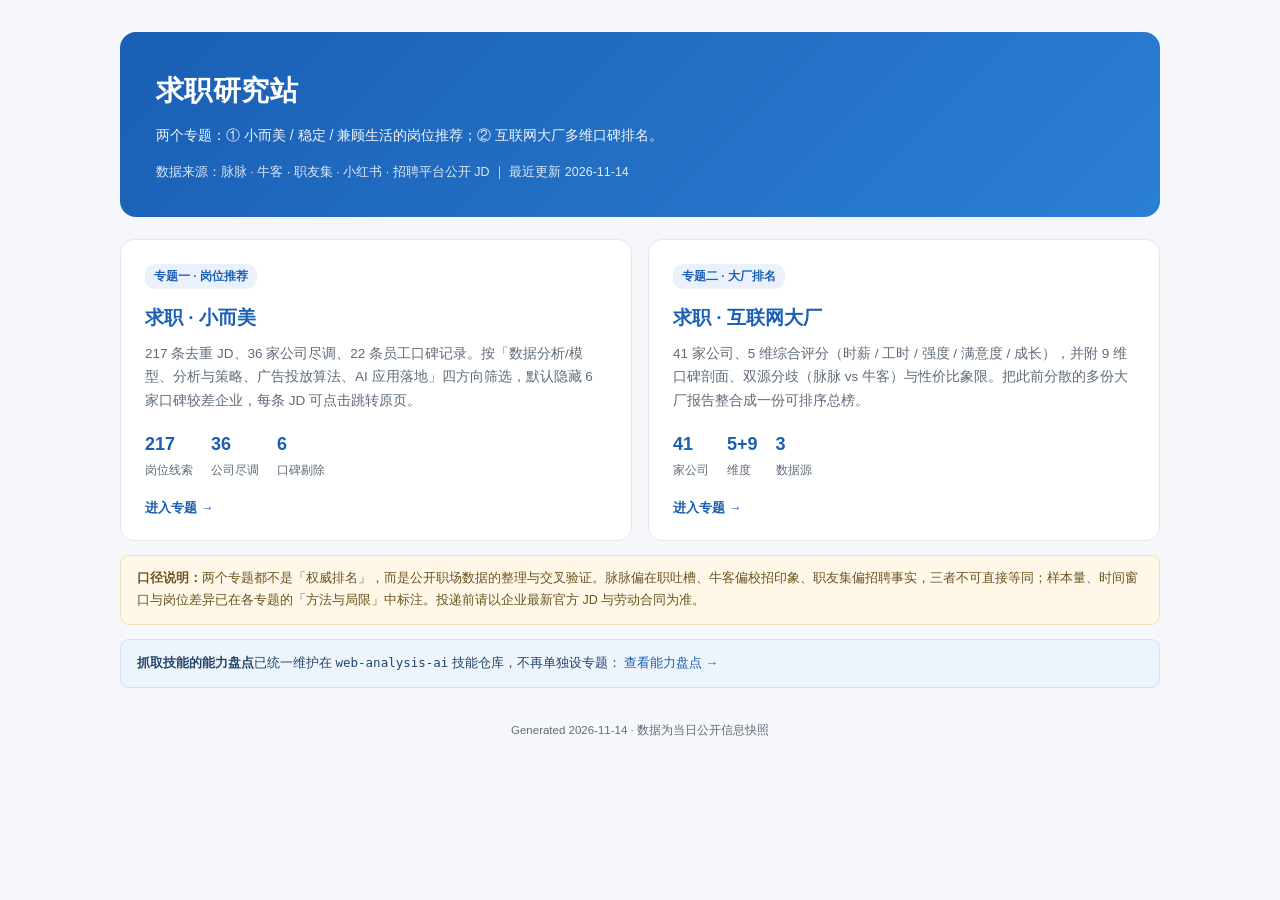
<file: index.html>
<!DOCTYPE html>
<html lang="zh-CN">
<head>
<meta charset="UTF-8">
<meta name="viewport" content="width=device-width, initial-scale=1">
<title>求职研究站 · 小而美 & 互联网大厂</title>
<link rel="stylesheet" href="assets/report.css">
</head>
<body>
<div class="wrap">
  <header class="hero">
    <h1>求职研究站</h1>
    <p>两个专题：① 小而美 / 稳定 / 兼顾生活的岗位推荐；② 互联网大厂多维口碑排名。</p>
    <div class="meta">数据来源：脉脉 · 牛客 · 职友集 · 小红书 · 招聘平台公开 JD ｜ 最近更新 2026-11-14</div>
  </header>

  <div class="topics">
    <a class="topic" href="small-beautiful/">
      <span class="tag">专题一 · 岗位推荐</span>
      <h2>求职 · 小而美</h2>
      <p>217 条去重 JD、36 家公司尽调、22 条员工口碑记录。按「数据分析/模型、分析与策略、广告投放算法、AI 应用落地」四方向筛选，默认隐藏 6 家口碑较差企业，每条 JD 可点击跳转原页。</p>
      <div class="stats">
        <span><b>217</b>岗位线索</span>
        <span><b>36</b>公司尽调</span>
        <span><b>6</b>口碑剔除</span>
      </div>
      <span class="go">进入专题 →</span>
    </a>

    <a class="topic" href="bigtech/">
      <span class="tag">专题二 · 大厂排名</span>
      <h2>求职 · 互联网大厂</h2>
      <p>41 家公司、5 维综合评分（时薪 / 工时 / 强度 / 满意度 / 成长），并附 9 维口碑剖面、双源分歧（脉脉 vs 牛客）与性价比象限。把此前分散的多份大厂报告整合成一份可排序总榜。</p>
      <div class="stats">
        <span><b>41</b>家公司</span>
        <span><b>5+9</b>维度</span>
        <span><b>3</b>数据源</span>
      </div>
      <span class="go">进入专题 →</span>
    </a>

  </div>

  <div class="note">
    <strong>口径说明：</strong>两个专题都不是「权威排名」，而是公开职场数据的整理与交叉验证。脉脉偏在职吐槽、牛客偏校招印象、职友集偏招聘事实，三者不可直接等同；样本量、时间窗口与岗位差异已在各专题的「方法与局限」中标注。投递前请以企业最新官方 JD 与劳动合同为准。
  </div>

  <div class="note" style="background:#eef4fc;border-color:#d3e2f5;color:#25456b">
    <strong>抓取技能的能力盘点</strong>已统一维护在 <code>web-analysis-ai</code> 技能仓库，不再单独设专题：
    <a href="https://109751269-sketch.github.io/web-analysis-ai/">查看能力盘点 →</a>
  </div>

  <div class="foot">Generated 2026-11-14 · 数据为当日公开信息快照</div>
</div>
</body>
</html>
</file>
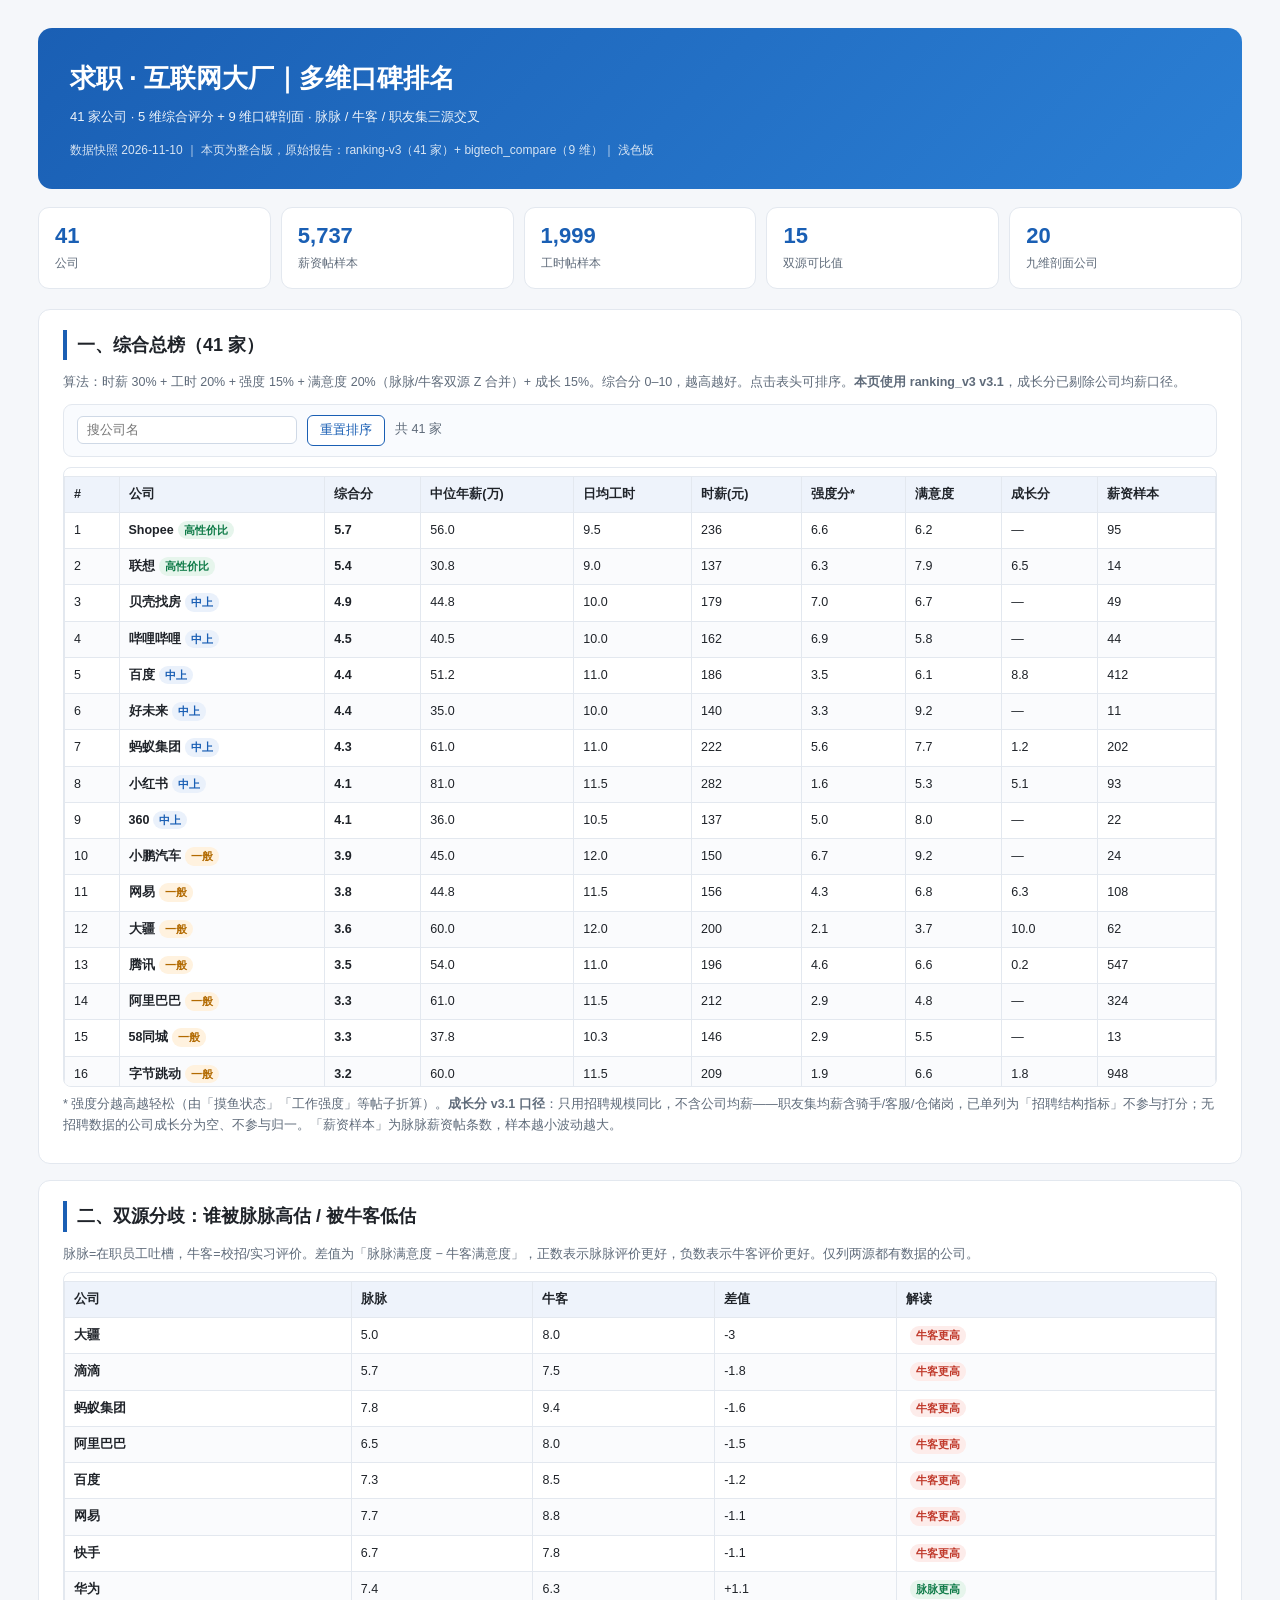
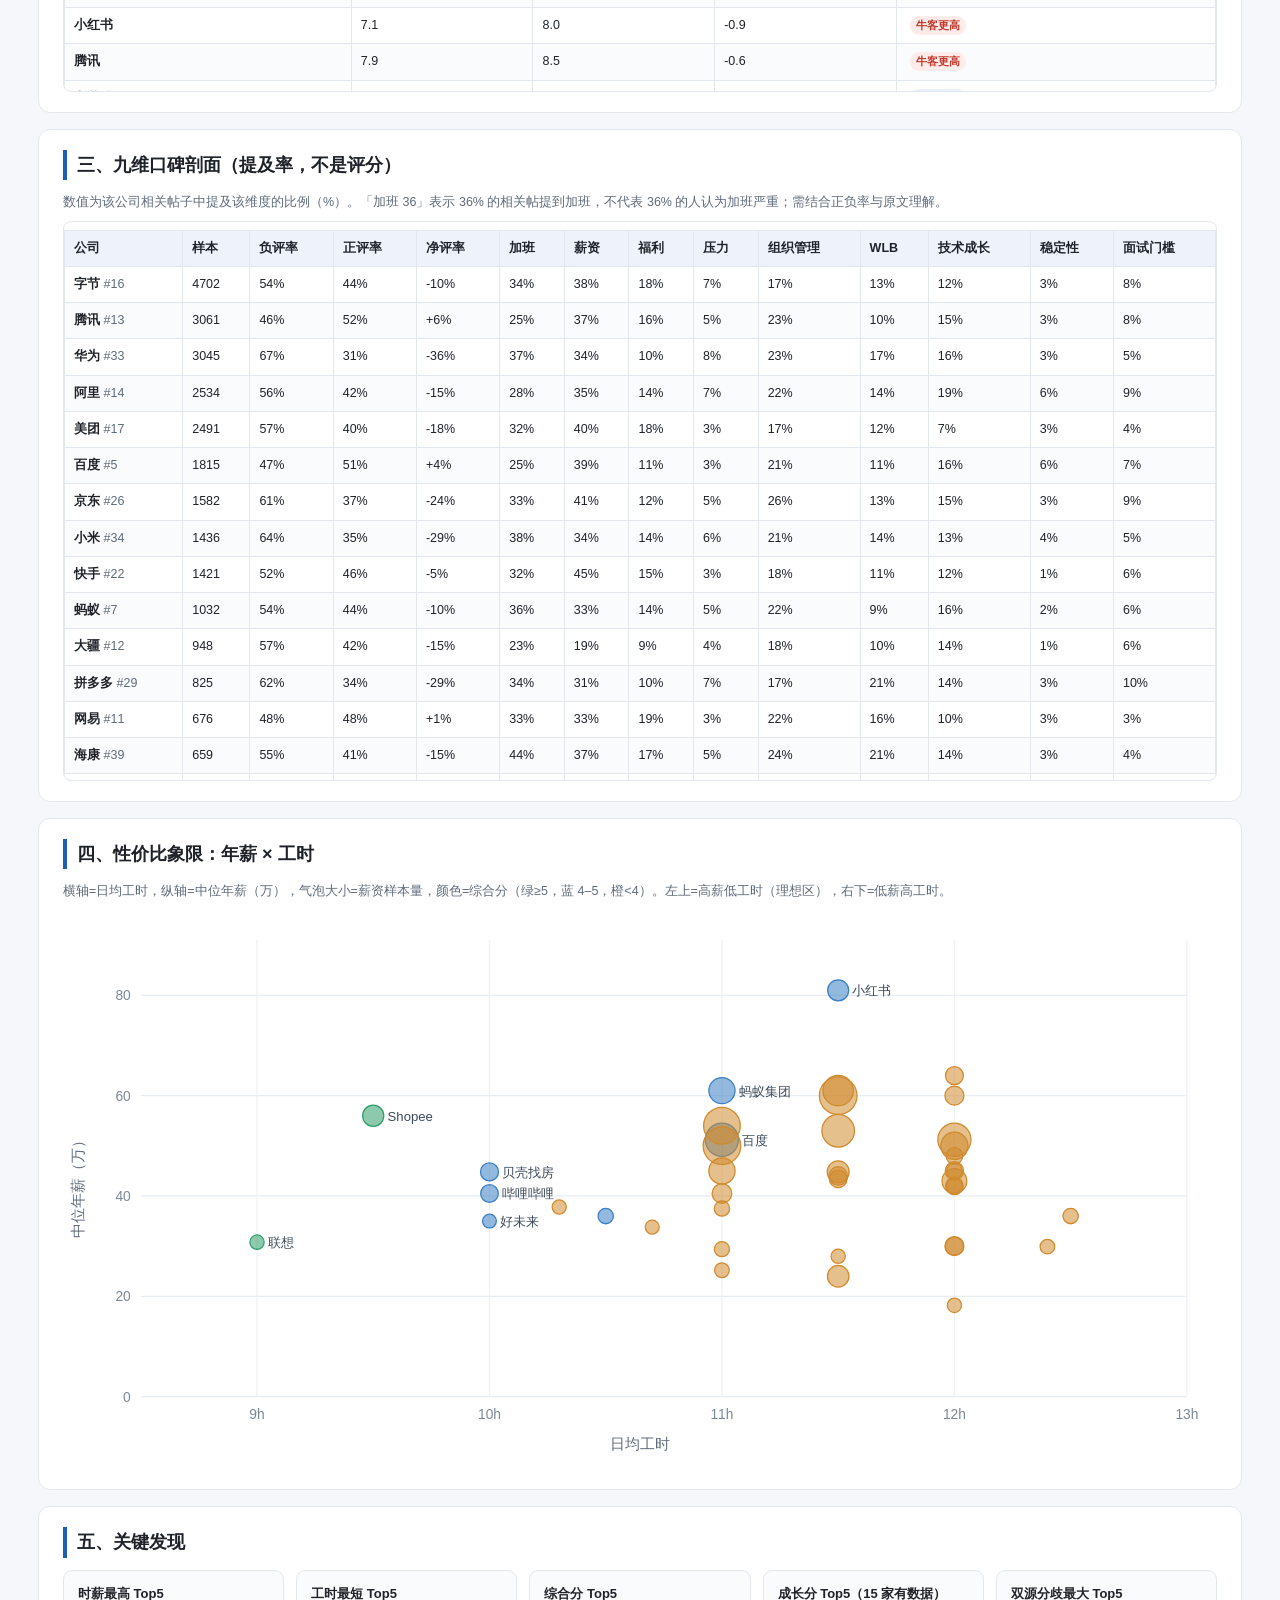
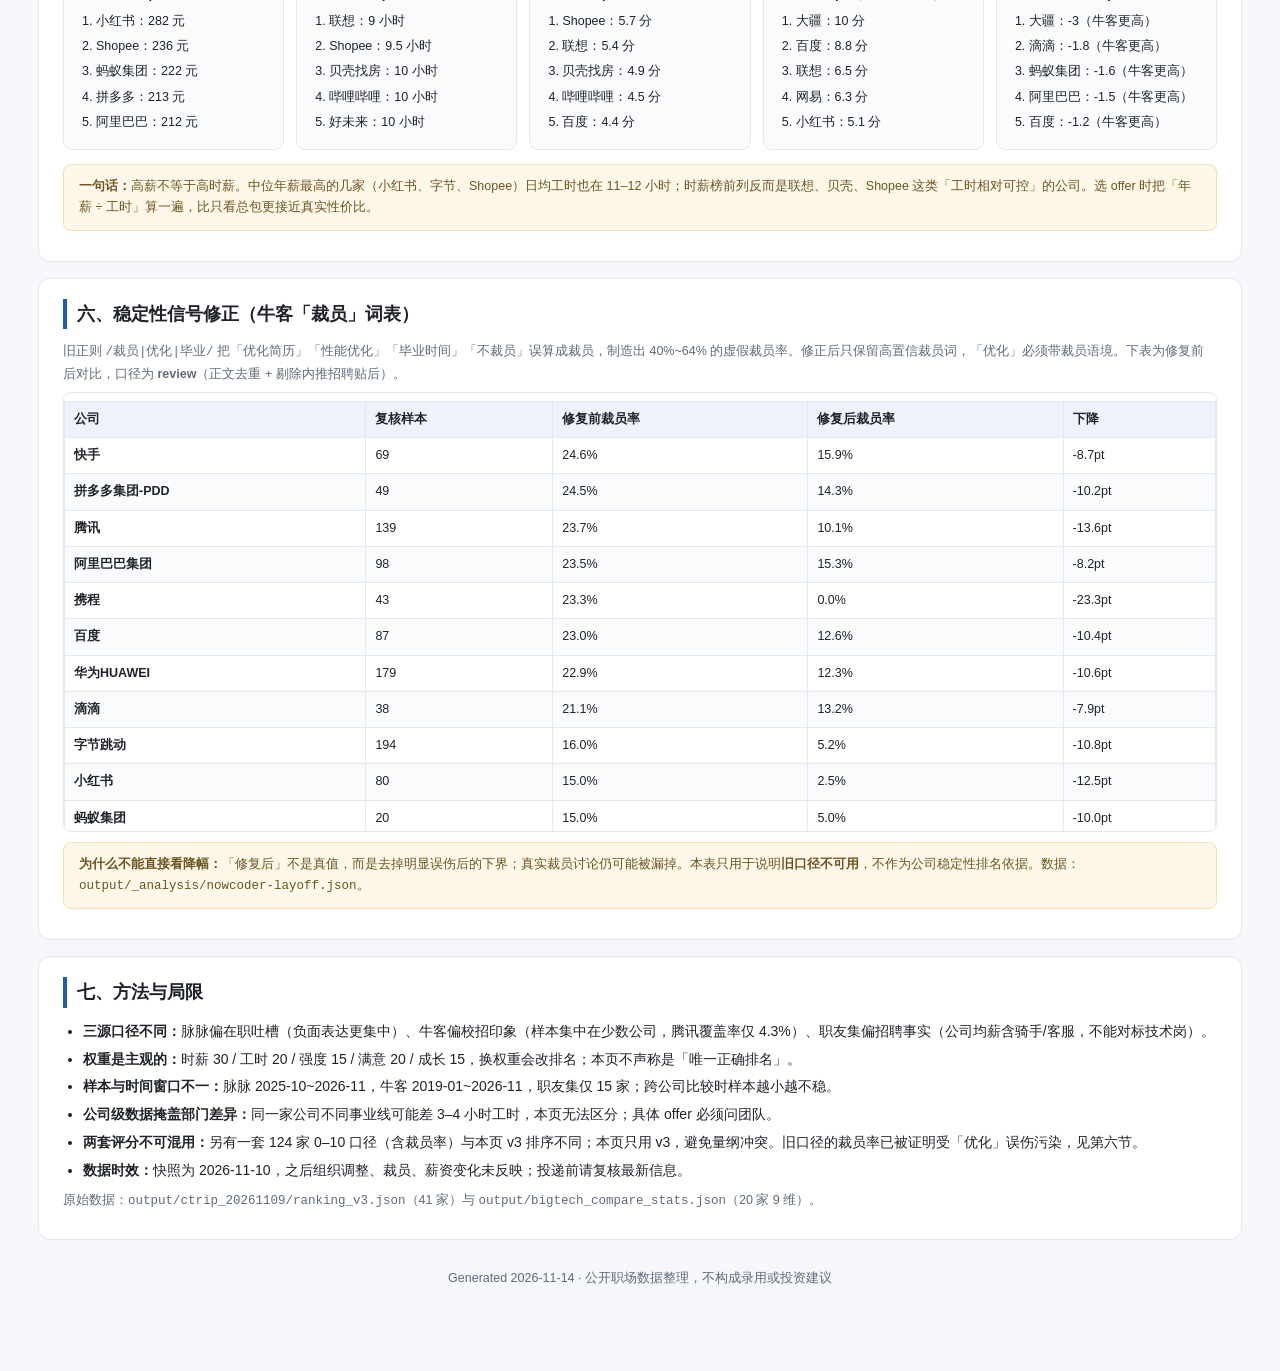
<file: bigtech/index.html>
<!DOCTYPE html>
<html lang="zh-CN">
<head>
<meta charset="UTF-8">
<meta name="viewport" content="width=device-width, initial-scale=1">
<title>求职 · 互联网大厂｜多维口碑排名 2026-11</title>
<style>
:root{--bg:#f5f7fa;--panel:#fff;--ink:#1f2329;--sub:#5f6b7a;--line:#e3e8ef;--brand:#1a5fb4;--good:#0f7b48;--warn:#b26a00;--bad:#c0392b;--chip:#eef3fb}
*{box-sizing:border-box}
body{margin:0;background:var(--bg);color:var(--ink);font:14px/1.7 -apple-system,BlinkMacSystemFont,"Segoe UI","PingFang SC","Microsoft YaHei",sans-serif}
.wrap{max-width:1240px;margin:0 auto;padding:28px 18px 70px}
header{background:linear-gradient(135deg,#1a5fb4,#2b7fd4);color:#fff;border-radius:14px;padding:28px 32px;margin-bottom:18px}
header h1{margin:0 0 6px;font-size:26px}
header p{margin:0;opacity:.93;font-size:13px}
header .meta{margin-top:12px;font-size:12px;opacity:.82}
.cards{display:grid;grid-template-columns:repeat(auto-fit,minmax(150px,1fr));gap:10px;margin:16px 0 20px}
.kpi{background:var(--panel);border:1px solid var(--line);border-radius:11px;padding:14px 16px}
.kpi .n{font-size:22px;font-weight:700;color:var(--brand);line-height:1.3}
.kpi .l{font-size:12px;color:var(--sub);margin-top:3px}
section{background:var(--panel);border:1px solid var(--line);border-radius:12px;padding:20px 24px;margin-bottom:16px}
h2{font-size:18px;margin:0 0 12px;padding-left:10px;border-left:4px solid var(--brand)}
h3{font-size:14.5px;margin:18px 0 8px;color:var(--brand)}
p{margin:7px 0}
.muted{color:var(--sub);font-size:12.5px}
table{width:100%;border-collapse:collapse;font-size:12.5px;margin:8px 0}
th,td{border:1px solid var(--line);padding:7px 9px;text-align:left;vertical-align:top}
th{background:var(--chip);font-weight:600;white-space:nowrap;cursor:pointer;user-select:none;position:sticky;top:0;z-index:2}
th:hover{color:var(--brand)}
tbody tr:nth-child(even){background:#fafbfd}
.scroll{overflow:auto;max-height:620px;border:1px solid var(--line);border-radius:8px}
.filters{display:flex;flex-wrap:wrap;gap:10px;align-items:center;background:#f9fbfe;border:1px solid var(--line);border-radius:9px;padding:10px 13px;margin:10px 0}
input[type=text]{border:1px solid #cfd9e6;border-radius:6px;padding:6px 9px;font-size:12.5px;min-width:220px;font-family:inherit}
button{border:1px solid var(--brand);background:var(--brand);color:#fff;border-radius:6px;padding:6px 12px;font-size:12.5px;cursor:pointer;font-family:inherit}
button.ghost{background:#fff;color:var(--brand)}
.tag{display:inline-block;padding:0 6px;border-radius:9px;font-size:11px;font-weight:600;margin-left:4px}
.t-g{background:#e6f5ec;color:var(--good)}.t-o{background:#fff2df;color:var(--warn)}.t-r{background:#fdecea;color:var(--bad)}.t-b{background:#eaf1fb;color:var(--brand)}
.note{background:#fff8e8;border:1px solid #f0dfb8;border-radius:8px;padding:11px 15px;font-size:12.5px;color:#6b5320;margin:10px 0}
ul{margin:7px 0 4px;padding-left:20px}li{margin:4px 0}
.finding{display:grid;grid-template-columns:repeat(auto-fit,minmax(210px,1fr));gap:12px}
.fcard{border:1px solid var(--line);border-radius:9px;padding:12px 14px;background:#fafbfd}
.fcard h4{margin:0 0 6px;font-size:13px}
.fcard ol{margin:0;padding-left:18px;font-size:12.5px}
svg text{font-family:inherit}
a{color:var(--brand);text-decoration:none}a:hover{text-decoration:underline}
@media(max-width:760px){.wrap{padding:14px 10px 45px}section{padding:16px 12px}table{font-size:11.5px}th,td{padding:6px}}
</style>
</head>
<body>
<div class="wrap">
<header>
  <h1>求职 · 互联网大厂｜多维口碑排名</h1>
  <p>41 家公司 · 5 维综合评分 + 9 维口碑剖面 · 脉脉 / 牛客 / 职友集三源交叉</p>
  <div class="meta">数据快照 2026-11-10 ｜ 本页为整合版，原始报告：ranking-v3（41 家）+ bigtech_compare（9 维）｜ 浅色版</div>
</header>

<div class="cards" id="kpis"></div>

<section>
  <h2>一、综合总榜（41 家）</h2>
  <p class="muted">算法：时薪 30% + 工时 20% + 强度 15% + 满意度 20%（脉脉/牛客双源 Z 合并）+ 成长 15%。综合分 0–10，越高越好。点击表头可排序。<strong>本页使用 ranking_v3 v3.1</strong>，成长分已剔除公司均薪口径。</p>
  <div class="filters">
    <input type="text" id="q" placeholder="搜公司名">
    <button class="ghost" id="reset">重置排序</button>
    <span class="muted" id="cnt"></span>
  </div>
  <div class="scroll">
    <table id="rankTable">
      <thead><tr>
        <th data-k="rank">#</th><th data-k="company">公司</th><th data-k="composite">综合分</th>
        <th data-k="medianWan">中位年薪(万)</th><th data-k="hours">日均工时</th><th data-k="hourly">时薪(元)</th>
        <th data-k="intensityScore">强度分*</th><th data-k="satisfyScore">满意度</th><th data-k="growthScore">成长分</th><th data-k="samp">薪资样本</th>
      </tr></thead>
      <tbody id="rankBody"></tbody>
    </table>
  </div>
  <p class="muted">* 强度分越高越轻松（由「摸鱼状态」「工作强度」等帖子折算）。<strong>成长分 v3.1 口径</strong>：只用招聘规模同比，不含公司均薪——职友集均薪含骑手/客服/仓储岗，已单列为「招聘结构指标」不参与打分；无招聘数据的公司成长分为空、不参与归一。「薪资样本」为脉脉薪资帖条数，样本越小波动越大。</p>
</section>

<section>
  <h2>二、双源分歧：谁被脉脉高估 / 被牛客低估</h2>
  <p class="muted">脉脉=在职员工吐槽，牛客=校招/实习评价。差值为「脉脉满意度 − 牛客满意度」，正数表示脉脉评价更好，负数表示牛客评价更好。仅列两源都有数据的公司。</p>
  <div class="scroll" style="max-height:420px">
    <table id="gapTable">
      <thead><tr><th>公司</th><th>脉脉</th><th>牛客</th><th>差值</th><th>解读</th></tr></thead>
      <tbody id="gapBody"></tbody>
    </table>
  </div>
</section>

<section>
  <h2>三、九维口碑剖面（提及率，不是评分）</h2>
  <p class="muted">数值为该公司相关帖子中提及该维度的比例（%）。「加班 36」表示 36% 的相关帖提到加班，不代表 36% 的人认为加班严重；需结合正负率与原文理解。</p>
  <div class="scroll" style="max-height:560px">
    <table id="dimTable">
      <thead><tr>
        <th>公司</th><th>样本</th><th>负评率</th><th>正评率</th><th>净评率</th>
        <th>加班</th><th>薪资</th><th>福利</th><th>压力</th><th>组织管理</th><th>WLB</th><th>技术成长</th><th>稳定性</th><th>面试门槛</th>
      </tr></thead>
      <tbody id="dimBody"></tbody>
    </table>
  </div>
</section>

<section>
  <h2>四、性价比象限：年薪 × 工时</h2>
  <p class="muted">横轴=日均工时，纵轴=中位年薪（万），气泡大小=薪资样本量，颜色=综合分（绿≥5，蓝 4–5，橙&lt;4）。左上=高薪低工时（理想区），右下=低薪高工时。</p>
  <div style="overflow:auto"><svg id="scatter" viewBox="0 0 920 440" style="width:100%;min-width:720px;height:auto"></svg></div>
</section>

<section>
  <h2>五、关键发现</h2>
  <div class="finding" id="findings"></div>
  <div class="note" style="margin-top:14px"><strong>一句话：</strong>高薪不等于高时薪。中位年薪最高的几家（小红书、字节、Shopee）日均工时也在 11–12 小时；时薪榜前列反而是联想、贝壳、Shopee 这类「工时相对可控」的公司。选 offer 时把「年薪 ÷ 工时」算一遍，比只看总包更接近真实性价比。</div>
</section>

<section>
  <h2>六、稳定性信号修正（牛客「裁员」词表）</h2>
  <p class="muted">旧正则 <code>/裁员|优化|毕业/</code> 把「优化简历」「性能优化」「毕业时间」「不裁员」误算成裁员，制造出 40%~64% 的虚假裁员率。修正后只保留高置信裁员词，「优化」必须带裁员语境。下表为修复前后对比，口径为 <strong>review</strong>（正文去重 + 剔除内推招聘贴后）。</p>
  <div class="scroll" style="max-height:440px">
    <table><thead><tr><th>公司</th><th>复核样本</th><th>修复前裁员率</th><th>修复后裁员率</th><th>下降</th></tr></thead>
    <tbody><tr><td><strong>快手</strong></td><td>69</td><td>24.6%</td><td>15.9%</td><td>-8.7pt</td></tr><tr><td><strong>拼多多集团-PDD</strong></td><td>49</td><td>24.5%</td><td>14.3%</td><td>-10.2pt</td></tr><tr><td><strong>腾讯</strong></td><td>139</td><td>23.7%</td><td>10.1%</td><td>-13.6pt</td></tr><tr><td><strong>阿里巴巴集团</strong></td><td>98</td><td>23.5%</td><td>15.3%</td><td>-8.2pt</td></tr><tr><td><strong>携程</strong></td><td>43</td><td>23.3%</td><td>0.0%</td><td>-23.3pt</td></tr><tr><td><strong>百度</strong></td><td>87</td><td>23.0%</td><td>12.6%</td><td>-10.4pt</td></tr><tr><td><strong>华为HUAWEI</strong></td><td>179</td><td>22.9%</td><td>12.3%</td><td>-10.6pt</td></tr><tr><td><strong>滴滴</strong></td><td>38</td><td>21.1%</td><td>13.2%</td><td>-7.9pt</td></tr><tr><td><strong>字节跳动</strong></td><td>194</td><td>16.0%</td><td>5.2%</td><td>-10.8pt</td></tr><tr><td><strong>小红书</strong></td><td>80</td><td>15.0%</td><td>2.5%</td><td>-12.5pt</td></tr><tr><td><strong>蚂蚁集团</strong></td><td>20</td><td>15.0%</td><td>5.0%</td><td>-10.0pt</td></tr><tr><td><strong>京东</strong></td><td>66</td><td>12.1%</td><td>9.1%</td><td>-3.0pt</td></tr></tbody></table>
  </div>
  <div class="note"><strong>为什么不能直接看降幅：</strong>「修复后」不是真值，而是去掉明显误伤后的下界；真实裁员讨论仍可能被漏掉。本表只用于说明<strong>旧口径不可用</strong>，不作为公司稳定性排名依据。数据：<code>output/_analysis/nowcoder-layoff.json</code>。</div>
</section>

<section>
  <h2>七、方法与局限</h2>
  <ul>
    <li><strong>三源口径不同：</strong>脉脉偏在职吐槽（负面表达更集中）、牛客偏校招印象（样本集中在少数公司，腾讯覆盖率仅 4.3%）、职友集偏招聘事实（公司均薪含骑手/客服，不能对标技术岗）。</li>
    <li><strong>权重是主观的：</strong>时薪 30 / 工时 20 / 强度 15 / 满意 20 / 成长 15，换权重会改排名；本页不声称是「唯一正确排名」。</li>
    <li><strong>样本与时间窗口不一：</strong>脉脉 2025-10~2026-11，牛客 2019-01~2026-11，职友集仅 15 家；跨公司比较时样本越小越不稳。</li>
    <li><strong>公司级数据掩盖部门差异：</strong>同一家公司不同事业线可能差 3–4 小时工时，本页无法区分；具体 offer 必须问团队。</li>
    <li><strong>两套评分不可混用：</strong>另有一套 124 家 0–10 口径（含裁员率）与本页 v3 排序不同；本页只用 v3，避免量纲冲突。旧口径的裁员率已被证明受「优化」误伤污染，见第六节。</li>
    <li><strong>数据时效：</strong>快照为 2026-11-10，之后组织调整、裁员、薪资变化未反映；投递前请复核最新信息。</li>
  </ul>
  <p class="muted">原始数据：<code>output/ctrip_20261109/ranking_v3.json</code>（41 家）与 <code>output/bigtech_compare_stats.json</code>（20 家 9 维）。</p>
</section>

<div class="foot muted" style="text-align:center;padding:12px 0">Generated 2026-11-14 · 公开职场数据整理，不构成录用或投资建议</div>
</div>

<script>
const RANK = [{"company":"Shopee","medianWan":56,"hours":9.5,"hourly":236,"intensityScore":6.6,"mmSatisfy":8,"ncSatisfy":null,"samples":{"salary":95,"worktime":37,"intensity":28,"satisfy":20},"recruitment":null,"satisfyScore":6.2,"satSources":1,"growthScore":null,"growthSignals":[],"rank_medianWan":7,"rank_hourly":2,"rank_hours":2,"rank_intensityScore":5,"rank_satisfyScore":14,"composite":5.7,"dimsUsed":4,"rank":1},{"company":"联想","medianWan":30.8,"hours":9,"hourly":137,"intensityScore":6.3,"mmSatisfy":9.1,"ncSatisfy":null,"samples":{"salary":14,"worktime":15,"intensity":27,"satisfy":11},"recruitment":{"salarySignalType":"company_avg","postingsScope":"all_openings_incl_non_tech","companyAvgSalaryK":27.4,"salaryBand":"3K-50K","mainRange":{"pct":3,"range":"20-50K"},"salaryChange5yPct":-1,"salaryChange5ySpan":"2021-2025","salaryYoYRealPct":8,"salaryHistory":[{"year":2021,"avgK":27.8},{"year":2022,"avgK":31.3},{"year":2023,"avgK":31.8},{"year":2024,"avgK":28.7},{"year":2025,"avgK":27.4}],"hiringYoYPct":18,"hiringYoY":"增长18%","openings":356,"scale":"1000-4999人","comparableAcrossCompanies":false,"note":"公司均薪=全部在招岗位均值，含骑手/客服/仓储/门店岗，低于技术岗真实水平；仅可做同公司时间序列，不可跨公司比技术岗","jobLevel":null},"satisfyScore":7.9,"satSources":1,"growthScore":6.5,"growthSignals":["hiringYoY"],"rank_medianWan":33,"rank_hourly":30,"rank_hours":1,"rank_intensityScore":6,"rank_satisfyScore":6,"rank_growthScore":3,"composite":5.4,"dimsUsed":5,"rank":2},{"company":"贝壳找房","medianWan":44.8,"hours":10,"hourly":179,"intensityScore":7,"mmSatisfy":8.3,"ncSatisfy":null,"samples":{"salary":49,"worktime":21,"intensity":5,"satisfy":6},"recruitment":null,"satisfyScore":6.7,"satSources":1,"growthScore":null,"growthSignals":[],"rank_medianWan":19,"rank_hourly":12,"rank_hours":4,"rank_intensityScore":1,"rank_satisfyScore":10,"composite":4.9,"dimsUsed":4,"rank":3},{"company":"哔哩哔哩","medianWan":40.5,"hours":10,"hourly":162,"intensityScore":6.9,"mmSatisfy":7.7,"ncSatisfy":null,"samples":{"salary":44,"worktime":25,"intensity":15,"satisfy":13},"recruitment":null,"satisfyScore":5.8,"satSources":1,"growthScore":null,"growthSignals":[],"rank_medianWan":26,"rank_hourly":16,"rank_hours":3,"rank_intensityScore":2,"rank_satisfyScore":17,"composite":4.5,"dimsUsed":4,"rank":4},{"company":"百度","medianWan":51.2,"hours":11,"hourly":186,"intensityScore":3.5,"mmSatisfy":7.3,"ncSatisfy":8.5,"samples":{"salary":412,"worktime":91,"intensity":46,"satisfy":85},"recruitment":{"salarySignalType":"company_avg","postingsScope":"all_openings_incl_non_tech","companyAvgSalaryK":34.1,"salaryBand":"2K-50K","mainRange":{"pct":70,"range":"20-50K"},"salaryChange5yPct":4,"salaryChange5ySpan":"2021-2025","salaryYoYRealPct":-9,"salaryHistory":[{"year":2021,"avgK":32.8},{"year":2022,"avgK":33.5},{"year":2023,"avgK":33.5},{"year":2024,"avgK":32.8},{"year":2025,"avgK":34.1}],"hiringYoYPct":45,"hiringYoY":"增长45%","openings":3838,"scale":"10000人以上","comparableAcrossCompanies":false,"note":"公司均薪=全部在招岗位均值，含骑手/客服/仓储/门店岗，低于技术岗真实水平；仅可做同公司时间序列，不可跨公司比技术岗","jobLevel":null},"satisfyScore":6.1,"satSources":2,"growthScore":8.8,"growthSignals":["hiringYoY"],"rank_medianWan":10,"rank_hourly":9,"rank_hours":9,"rank_intensityScore":17,"rank_satisfyScore":15,"rank_growthScore":2,"composite":4.4,"dimsUsed":5,"rank":5},{"company":"好未来","medianWan":35,"hours":10,"hourly":140,"intensityScore":3.3,"mmSatisfy":10,"ncSatisfy":null,"samples":{"salary":11,"worktime":16,"intensity":3,"satisfy":4},"recruitment":null,"satisfyScore":9.2,"satSources":1,"growthScore":null,"growthSignals":[],"rank_medianWan":31,"rank_hourly":28,"rank_hours":5,"rank_intensityScore":20,"rank_satisfyScore":3,"composite":4.4,"dimsUsed":4,"rank":6},{"company":"蚂蚁集团","medianWan":61,"hours":11,"hourly":222,"intensityScore":5.6,"mmSatisfy":7.8,"ncSatisfy":9.4,"samples":{"salary":202,"worktime":52,"intensity":31,"satisfy":41},"recruitment":{"salarySignalType":"company_avg","postingsScope":"all_openings_incl_non_tech","companyAvgSalaryK":26.1,"salaryBand":"6K-50K","mainRange":{"pct":2,"range":"10-50K"},"salaryChange5yPct":-24,"salaryChange5ySpan":"2021-2025","salaryYoYRealPct":5,"salaryHistory":[{"year":2021,"avgK":34.5},{"year":2022,"avgK":38.4},{"year":2023,"avgK":36.5},{"year":2024,"avgK":33.1},{"year":2025,"avgK":26.1}],"hiringYoYPct":-46,"hiringYoY":"下降46%","openings":73,"scale":"10000人以上","comparableAcrossCompanies":false,"note":"公司均薪=全部在招岗位均值，含骑手/客服/仓储/门店岗，低于技术岗真实水平；仅可做同公司时间序列，不可跨公司比技术岗","jobLevel":null},"satisfyScore":7.7,"satSources":2,"growthScore":1.2,"growthSignals":["hiringYoY"],"rank_medianWan":3,"rank_hourly":3,"rank_hours":12,"rank_intensityScore":7,"rank_satisfyScore":7,"rank_growthScore":14,"composite":4.3,"dimsUsed":5,"rank":7},{"company":"小红书","medianWan":81,"hours":11.5,"hourly":282,"intensityScore":1.6,"mmSatisfy":7.1,"ncSatisfy":8,"samples":{"salary":93,"worktime":39,"intensity":35,"satisfy":64},"recruitment":{"salarySignalType":"company_avg","postingsScope":"all_openings_incl_non_tech","companyAvgSalaryK":38.1,"salaryBand":"3K-50K","mainRange":{"pct":9,"range":"20-50K"},"salaryChange5yPct":21,"salaryChange5ySpan":"2021-2025","salaryYoYRealPct":-12,"salaryHistory":[{"year":2021,"avgK":31.6},{"year":2022,"avgK":38.7},{"year":2023,"avgK":40.5},{"year":2024,"avgK":38.6},{"year":2025,"avgK":38.1}],"hiringYoYPct":1,"hiringYoY":"增长1%","openings":812,"scale":"1000-4999人","comparableAcrossCompanies":false,"note":"公司均薪=全部在招岗位均值，含骑手/客服/仓储/门店岗，低于技术岗真实水平；仅可做同公司时间序列，不可跨公司比技术岗","jobLevel":null},"satisfyScore":5.3,"satSources":2,"growthScore":5.1,"growthSignals":["hiringYoY"],"rank_medianWan":1,"rank_hourly":1,"rank_hours":20,"rank_intensityScore":36,"rank_satisfyScore":20,"rank_growthScore":5,"composite":4.1,"dimsUsed":5,"rank":8},{"company":"360","medianWan":36,"hours":10.5,"hourly":137,"intensityScore":5,"mmSatisfy":9.2,"ncSatisfy":null,"samples":{"salary":22,"worktime":17,"intensity":6,"satisfy":12},"recruitment":null,"satisfyScore":8,"satSources":1,"growthScore":null,"growthSignals":[],"rank_medianWan":30,"rank_hourly":29,"rank_hours":7,"rank_intensityScore":9,"rank_satisfyScore":5,"composite":4.1,"dimsUsed":4,"rank":9},{"company":"小鹏汽车","medianWan":45,"hours":12,"hourly":150,"intensityScore":6.7,"mmSatisfy":10,"ncSatisfy":null,"samples":{"salary":24,"worktime":18,"intensity":6,"satisfy":5},"recruitment":null,"satisfyScore":9.2,"satSources":1,"growthScore":null,"growthSignals":[],"rank_medianWan":17,"rank_hourly":22,"rank_hours":39,"rank_intensityScore":4,"rank_satisfyScore":4,"composite":3.9,"dimsUsed":4,"rank":10},{"company":"网易","medianWan":44.8,"hours":11.5,"hourly":156,"intensityScore":4.3,"mmSatisfy":7.7,"ncSatisfy":8.8,"samples":{"salary":108,"worktime":51,"intensity":22,"satisfy":31},"recruitment":{"salarySignalType":"company_avg","postingsScope":"all_openings_incl_non_tech","companyAvgSalaryK":30.9,"salaryBand":"2K-50K","mainRange":{"pct":6,"range":"20-50K"},"salaryChange5yPct":15,"salaryChange5ySpan":"2021-2025","salaryYoYRealPct":-2,"salaryHistory":[{"year":2021,"avgK":26.8},{"year":2022,"avgK":30.9},{"year":2023,"avgK":31.5},{"year":2024,"avgK":30.3},{"year":2025,"avgK":30.9}],"hiringYoYPct":15,"hiringYoY":"增长15%","openings":1596,"scale":"10000人以上","comparableAcrossCompanies":false,"note":"公司均薪=全部在招岗位均值，含骑手/客服/仓储/门店岗，低于技术岗真实水平；仅可做同公司时间序列，不可跨公司比技术岗","jobLevel":null},"satisfyScore":6.8,"satSources":2,"growthScore":6.3,"growthSignals":["hiringYoY"],"rank_medianWan":18,"rank_hourly":18,"rank_hours":24,"rank_intensityScore":13,"rank_satisfyScore":9,"rank_growthScore":4,"composite":3.8,"dimsUsed":5,"rank":11},{"company":"大疆","medianWan":60,"hours":12,"hourly":200,"intensityScore":2.1,"mmSatisfy":5,"ncSatisfy":8,"samples":{"salary":62,"worktime":37,"intensity":32,"satisfy":30},"recruitment":{"salarySignalType":"company_avg","postingsScope":"all_openings_incl_non_tech","companyAvgSalaryK":41.3,"salaryBand":"6K-50K","mainRange":{"pct":6,"range":"30-50K"},"salaryChange5yPct":23,"salaryChange5ySpan":"2021-2025","salaryYoYRealPct":1,"salaryHistory":[{"year":2021,"avgK":33.7},{"year":2022,"avgK":39.1},{"year":2023,"avgK":40.6},{"year":2024,"avgK":40},{"year":2025,"avgK":41.3}],"hiringYoYPct":263,"hiringYoY":"增长263%","openings":1184,"scale":"10000人以上","comparableAcrossCompanies":false,"note":"公司均薪=全部在招岗位均值，含骑手/客服/仓储/门店岗，低于技术岗真实水平；仅可做同公司时间序列，不可跨公司比技术岗","jobLevel":null},"satisfyScore":3.7,"satSources":2,"growthScore":10,"growthSignals":["hiringYoY"],"rank_medianWan":6,"rank_hourly":7,"rank_hours":27,"rank_intensityScore":31,"rank_satisfyScore":32,"rank_growthScore":1,"composite":3.6,"dimsUsed":5,"rank":12},{"company":"腾讯","medianWan":54,"hours":11,"hourly":196,"intensityScore":4.6,"mmSatisfy":7.9,"ncSatisfy":8.5,"samples":{"salary":547,"worktime":112,"intensity":135,"satisfy":198},"recruitment":{"salarySignalType":"company_avg","postingsScope":"all_openings_incl_non_tech","companyAvgSalaryK":30.5,"salaryBand":"6K-50K","mainRange":{"pct":6,"range":"15-50K"},"salaryChange5yPct":-11,"salaryChange5ySpan":"2021-2025","salaryYoYRealPct":-1,"salaryHistory":[{"year":2021,"avgK":34.3},{"year":2022,"avgK":35.1},{"year":2023,"avgK":33.2},{"year":2024,"avgK":31.3},{"year":2025,"avgK":30.5}],"hiringYoYPct":-58,"hiringYoY":"下降58%","openings":553,"scale":"10000人以上","comparableAcrossCompanies":false,"note":"公司均薪=全部在招岗位均值，含骑手/客服/仓储/门店岗，低于技术岗真实水平；仅可做同公司时间序列，不可跨公司比技术岗","jobLevel":null},"satisfyScore":6.6,"satSources":2,"growthScore":0.2,"growthSignals":["hiringYoY"],"rank_medianWan":8,"rank_hourly":8,"rank_hours":10,"rank_intensityScore":11,"rank_satisfyScore":12,"rank_growthScore":15,"composite":3.5,"dimsUsed":5,"rank":13},{"company":"阿里巴巴","medianWan":61,"hours":11.5,"hourly":212,"intensityScore":2.9,"mmSatisfy":6.5,"ncSatisfy":8,"samples":{"salary":324,"worktime":70,"intensity":40,"satisfy":54},"recruitment":null,"satisfyScore":4.8,"satSources":2,"growthScore":null,"growthSignals":[],"rank_medianWan":4,"rank_hourly":5,"rank_hours":21,"rank_intensityScore":23,"rank_satisfyScore":24,"composite":3.3,"dimsUsed":4,"rank":14},{"company":"58同城","medianWan":37.8,"hours":10.3,"hourly":146,"intensityScore":2.9,"mmSatisfy":7.5,"ncSatisfy":null,"samples":{"salary":13,"worktime":20,"intensity":7,"satisfy":4},"recruitment":null,"satisfyScore":5.5,"satSources":1,"growthScore":null,"growthSignals":[],"rank_medianWan":27,"rank_hourly":24,"rank_hours":6,"rank_intensityScore":25,"rank_satisfyScore":19,"composite":3.3,"dimsUsed":4,"rank":15},{"company":"字节跳动","medianWan":60,"hours":11.5,"hourly":209,"intensityScore":1.9,"mmSatisfy":8,"ncSatisfy":8.5,"samples":{"salary":948,"worktime":203,"intensity":101,"satisfy":127},"recruitment":{"salarySignalType":"company_avg","postingsScope":"all_openings_incl_non_tech","companyAvgSalaryK":35,"salaryBand":"6K-50K","mainRange":{"pct":1,"range":"30-50K"},"salaryChange5yPct":18,"salaryChange5ySpan":"2021-2025","salaryYoYRealPct":-5,"salaryHistory":[{"year":2021,"avgK":29.6},{"year":2022,"avgK":34.8},{"year":2023,"avgK":36.7},{"year":2024,"avgK":35.7},{"year":2025,"avgK":35}],"hiringYoYPct":-39,"hiringYoY":"下降39%","openings":3626,"scale":"1000-4999人","comparableAcrossCompanies":false,"note":"公司均薪=全部在招岗位均值，含骑手/客服/仓储/门店岗，低于技术岗真实水平；仅可做同公司时间序列，不可跨公司比技术岗","jobLevel":null},"satisfyScore":6.6,"satSources":2,"growthScore":1.8,"growthSignals":["hiringYoY"],"rank_medianWan":5,"rank_hourly":6,"rank_hours":18,"rank_intensityScore":33,"rank_satisfyScore":11,"rank_growthScore":11,"composite":3.2,"dimsUsed":5,"rank":16},{"company":"美团","medianWan":50,"hours":11,"hourly":182,"intensityScore":4.2,"mmSatisfy":6.7,"ncSatisfy":6.8,"samples":{"salary":641,"worktime":127,"intensity":53,"satisfy":63},"recruitment":{"salarySignalType":"company_avg","postingsScope":"all_openings_incl_non_tech","companyAvgSalaryK":16.1,"salaryBand":"6K-50K","mainRange":{"pct":6,"range":"6-10K"},"salaryChange5yPct":-45,"salaryChange5ySpan":"2021-2025","salaryYoYRealPct":7,"salaryHistory":[{"year":2021,"avgK":29.1},{"year":2022,"avgK":23},{"year":2023,"avgK":15.9},{"year":2024,"avgK":13.9},{"year":2025,"avgK":16.1}],"hiringYoYPct":-17,"hiringYoY":"下降17%","openings":14976,"scale":"10000人以上","comparableAcrossCompanies":false,"note":"公司均薪=全部在招岗位均值，含骑手/客服/仓储/门店岗，低于技术岗真实水平；仅可做同公司时间序列，不可跨公司比技术岗","jobLevel":null},"satisfyScore":3.4,"satSources":2,"growthScore":3.6,"growthSignals":["hiringYoY"],"rank_medianWan":12,"rank_hourly":11,"rank_hours":11,"rank_intensityScore":14,"rank_satisfyScore":34,"rank_growthScore":8,"composite":3.2,"dimsUsed":5,"rank":17},{"company":"携程","medianWan":40.5,"hours":11,"hourly":147,"intensityScore":5.5,"mmSatisfy":7.2,"ncSatisfy":7.1,"samples":{"salary":70,"worktime":37,"intensity":36,"satisfy":36},"recruitment":{"salarySignalType":"company_avg","postingsScope":"all_openings_incl_non_tech","companyAvgSalaryK":24.1,"salaryBand":"3K-50K","mainRange":{"pct":56,"range":"20-50K"},"salaryChange5yPct":21,"salaryChange5ySpan":"2021-2025","salaryYoYRealPct":4,"salaryHistory":[{"year":2021,"avgK":20},{"year":2022,"avgK":24.5},{"year":2023,"avgK":27.7},{"year":2024,"avgK":24.1},{"year":2025,"avgK":24.1}],"hiringYoYPct":-14,"hiringYoY":"下降14%","openings":503,"scale":"10000人以上","comparableAcrossCompanies":false,"note":"公司均薪=全部在招岗位均值，含骑手/客服/仓储/门店岗，低于技术岗真实水平；仅可做同公司时间序列，不可跨公司比技术岗","jobLevel":{"company":"携程","job":"投放","jobTrack":"投放/运营（非研发）","url":"https://www.jobui.com/company/12078481/salary/j/toufang/","salaryBand":"3K-50K","mainRange":{"range":"20-50K","pct":91.7},"modeRange":"20-30K","postingsSampled":24,"vsRegionPct":26,"vsIndustryPct":12,"regionAvgMonthly":23355,"industryAvgMonthly":26231,"usedInScoring":false,"whyNotUsed":"全量仅 1 家公司有岗位细分薪资，且为投放岗非研发岗，无法做跨公司技术岗对标，故不进入 growthScore"}},"satisfyScore":4.2,"satSources":2,"growthScore":3.8,"growthSignals":["hiringYoY"],"rank_medianWan":25,"rank_hourly":23,"rank_hours":14,"rank_intensityScore":8,"rank_satisfyScore":29,"rank_growthScore":6,"composite":3.2,"dimsUsed":5,"rank":18},{"company":"哈啰出行","medianWan":37.5,"hours":11,"hourly":136,"intensityScore":0,"mmSatisfy":10,"ncSatisfy":null,"samples":{"salary":22,"worktime":15,"intensity":2,"satisfy":1},"recruitment":null,"satisfyScore":9.2,"satSources":1,"growthScore":null,"growthSignals":[],"rank_medianWan":28,"rank_hourly":31,"rank_hours":16,"rank_intensityScore":41,"rank_satisfyScore":2,"composite":3.2,"dimsUsed":4,"rank":19},{"company":"vivo","medianWan":44,"hours":11.5,"hourly":153,"intensityScore":2.9,"mmSatisfy":8.1,"ncSatisfy":null,"samples":{"salary":55,"worktime":18,"intensity":14,"satisfy":18},"recruitment":null,"satisfyScore":6.4,"satSources":1,"growthScore":null,"growthSignals":[],"rank_medianWan":20,"rank_hourly":19,"rank_hours":19,"rank_intensityScore":22,"rank_satisfyScore":13,"composite":2.9,"dimsUsed":4,"rank":20},{"company":"荣耀","medianWan":43.4,"hours":11.5,"hourly":151,"intensityScore":5,"mmSatisfy":7.1,"ncSatisfy":null,"samples":{"salary":44,"worktime":21,"intensity":10,"satisfy":14},"recruitment":null,"satisfyScore":4.9,"satSources":1,"growthScore":null,"growthSignals":[],"rank_medianWan":21,"rank_hourly":20,"rank_hours":26,"rank_intensityScore":10,"rank_satisfyScore":23,"composite":2.9,"dimsUsed":4,"rank":21},{"company":"快手","medianWan":53,"hours":11.5,"hourly":184,"intensityScore":2.9,"mmSatisfy":6.7,"ncSatisfy":7.8,"samples":{"salary":392,"worktime":70,"intensity":42,"satisfy":64},"recruitment":{"salarySignalType":"company_avg","postingsScope":"all_openings_incl_non_tech","companyAvgSalaryK":35.7,"salaryBand":"3K-50K","mainRange":{"pct":3,"range":"30-50K"},"salaryChange5yPct":14,"salaryChange5ySpan":"2021-2025","salaryYoYRealPct":-15,"salaryHistory":[{"year":2021,"avgK":31.4},{"year":2022,"avgK":33.5},{"year":2023,"avgK":33.5},{"year":2024,"avgK":33.9},{"year":2025,"avgK":35.7}],"hiringYoYPct":-31,"hiringYoY":"下降31%","openings":476,"scale":"10000人以上","comparableAcrossCompanies":false,"note":"公司均薪=全部在招岗位均值，含骑手/客服/仓储/门店岗，低于技术岗真实水平；仅可做同公司时间序列，不可跨公司比技术岗","jobLevel":null},"satisfyScore":4.7,"satSources":2,"growthScore":2.4,"growthSignals":["hiringYoY"],"rank_medianWan":9,"rank_hourly":10,"rank_hours":22,"rank_intensityScore":24,"rank_satisfyScore":25,"rank_growthScore":10,"composite":2.8,"dimsUsed":5,"rank":22},{"company":"理想汽车","medianWan":42,"hours":12,"hourly":140,"intensityScore":6.7,"mmSatisfy":6.9,"ncSatisfy":null,"samples":{"salary":43,"worktime":32,"intensity":9,"satisfy":16},"recruitment":null,"satisfyScore":4.6,"satSources":1,"growthScore":null,"growthSignals":[],"rank_medianWan":24,"rank_hourly":27,"rank_hours":35,"rank_intensityScore":3,"rank_satisfyScore":26,"composite":2.7,"dimsUsed":4,"rank":23},{"company":"滴滴","medianWan":45,"hours":11,"hourly":164,"intensityScore":2.6,"mmSatisfy":5.7,"ncSatisfy":7.5,"samples":{"salary":203,"worktime":78,"intensity":46,"satisfy":50},"recruitment":{"salarySignalType":"company_avg","postingsScope":"all_openings_incl_non_tech","companyAvgSalaryK":18.3,"salaryBand":"4.5K-50K","mainRange":{"pct":1,"range":"8-15K"},"salaryChange5yPct":-44,"salaryChange5ySpan":"2021-2025","salaryYoYRealPct":14,"salaryHistory":[{"year":2021,"avgK":32.4},{"year":2022,"avgK":34.3},{"year":2023,"avgK":31.7},{"year":2024,"avgK":28.4},{"year":2025,"avgK":18.3}],"hiringYoYPct":-39,"hiringYoY":"下降39%","openings":2046,"scale":"10000人以上","comparableAcrossCompanies":false,"note":"公司均薪=全部在招岗位均值，含骑手/客服/仓储/门店岗，低于技术岗真实水平；仅可做同公司时间序列，不可跨公司比技术岗","jobLevel":null},"satisfyScore":3.6,"satSources":2,"growthScore":1.8,"growthSignals":["hiringYoY"],"rank_medianWan":15,"rank_hourly":15,"rank_hours":13,"rank_intensityScore":28,"rank_satisfyScore":33,"rank_growthScore":12,"composite":2.5,"dimsUsed":5,"rank":24},{"company":"金蝶","medianWan":28,"hours":11.5,"hourly":97,"intensityScore":0,"mmSatisfy":10,"ncSatisfy":null,"samples":{"salary":14,"worktime":16,"intensity":5,"satisfy":1},"recruitment":null,"satisfyScore":9.2,"satSources":1,"growthScore":null,"growthSignals":[],"rank_medianWan":38,"rank_hourly":37,"rank_hours":23,"rank_intensityScore":40,"rank_satisfyScore":1,"composite":2.5,"dimsUsed":4,"rank":25},{"company":"京东","medianWan":50,"hours":12,"hourly":167,"intensityScore":2.7,"mmSatisfy":6.2,"ncSatisfy":6.6,"samples":{"salary":227,"worktime":88,"intensity":45,"satisfy":67},"recruitment":{"salarySignalType":"company_avg","postingsScope":"all_openings_incl_non_tech","companyAvgSalaryK":17,"salaryBand":"4.5K-50K","mainRange":{"pct":7,"range":"8-15K"},"salaryChange5yPct":-35,"salaryChange5ySpan":"2021-2025","salaryYoYRealPct":-9,"salaryHistory":[{"year":2021,"avgK":26.3},{"year":2022,"avgK":28.1},{"year":2023,"avgK":24},{"year":2024,"avgK":17.2},{"year":2025,"avgK":17}],"hiringYoYPct":-16,"hiringYoY":"下降16%","openings":15334,"scale":"10000人以上","comparableAcrossCompanies":false,"note":"公司均薪=全部在招岗位均值，含骑手/客服/仓储/门店岗，低于技术岗真实水平；仅可做同公司时间序列，不可跨公司比技术岗","jobLevel":null},"satisfyScore":2.7,"satSources":2,"growthScore":3.7,"growthSignals":["hiringYoY"],"rank_medianWan":13,"rank_hourly":14,"rank_hours":29,"rank_intensityScore":27,"rank_satisfyScore":36,"rank_growthScore":7,"composite":2.2,"dimsUsed":5,"rank":26},{"company":"得物","medianWan":48,"hours":12,"hourly":160,"intensityScore":1.8,"mmSatisfy":7.3,"ncSatisfy":null,"samples":{"salary":34,"worktime":20,"intensity":24,"satisfy":33},"recruitment":null,"satisfyScore":5.2,"satSources":1,"growthScore":null,"growthSignals":[],"rank_medianWan":14,"rank_hourly":17,"rank_hours":32,"rank_intensityScore":34,"rank_satisfyScore":21,"composite":2.2,"dimsUsed":4,"rank":27},{"company":"OPPO","medianWan":45,"hours":12,"hourly":150,"intensityScore":2.9,"mmSatisfy":6.7,"ncSatisfy":null,"samples":{"salary":53,"worktime":27,"intensity":24,"satisfy":37},"recruitment":null,"satisfyScore":4.3,"satSources":1,"growthScore":null,"growthSignals":[],"rank_medianWan":16,"rank_hourly":21,"rank_hours":36,"rank_intensityScore":26,"rank_satisfyScore":28,"composite":2.1,"dimsUsed":4,"rank":28},{"company":"拼多多","medianWan":64,"hours":12,"hourly":213,"intensityScore":0.4,"mmSatisfy":6.5,"ncSatisfy":6.2,"samples":{"salary":49,"worktime":50,"intensity":51,"satisfy":57},"recruitment":{"salarySignalType":"company_avg","postingsScope":"all_openings_incl_non_tech","companyAvgSalaryK":19,"salaryBand":"4.5K-50K","mainRange":{"pct":7,"range":"6-50K"},"salaryChange5yPct":-31,"salaryChange5ySpan":"2021-2025","salaryYoYRealPct":-1,"salaryHistory":[{"year":2021,"avgK":27.6},{"year":2022,"avgK":22},{"year":2023,"avgK":17},{"year":2024,"avgK":18.1},{"year":2025,"avgK":19}],"hiringYoYPct":-23,"hiringYoY":"下降23%","openings":2195,"scale":"10000人以上","comparableAcrossCompanies":false,"note":"公司均薪=全部在招岗位均值，含骑手/客服/仓储/门店岗，低于技术岗真实水平；仅可做同公司时间序列，不可跨公司比技术岗","jobLevel":null},"satisfyScore":2.4,"satSources":2,"growthScore":3.1,"growthSignals":["hiringYoY"],"rank_medianWan":2,"rank_hourly":4,"rank_hours":37,"rank_intensityScore":39,"rank_satisfyScore":37,"rank_growthScore":9,"composite":2.1,"dimsUsed":5,"rank":29},{"company":"中兴通讯","medianWan":30,"hours":12,"hourly":100,"intensityScore":4.2,"mmSatisfy":7.7,"ncSatisfy":null,"samples":{"salary":51,"worktime":37,"intensity":18,"satisfy":28},"recruitment":null,"satisfyScore":5.8,"satSources":1,"growthScore":null,"growthSignals":[],"rank_medianWan":35,"rank_hourly":36,"rank_hours":38,"rank_intensityScore":15,"rank_satisfyScore":18,"composite":2.1,"dimsUsed":4,"rank":30},{"company":"SHEIN","medianWan":42,"hours":12,"hourly":140,"intensityScore":3.3,"mmSatisfy":6.5,"ncSatisfy":null,"samples":{"salary":27,"worktime":38,"intensity":9,"satisfy":17},"recruitment":null,"satisfyScore":4,"satSources":1,"growthScore":null,"growthSignals":[],"rank_medianWan":23,"rank_hourly":26,"rank_hours":34,"rank_intensityScore":18,"rank_satisfyScore":31,"composite":2,"dimsUsed":4,"rank":31},{"company":"深信服科技","medianWan":29.9,"hours":12.4,"hourly":96,"intensityScore":1.7,"mmSatisfy":8.8,"ncSatisfy":null,"samples":{"salary":16,"worktime":27,"intensity":6,"satisfy":4},"recruitment":null,"satisfyScore":7.4,"satSources":1,"growthScore":null,"growthSignals":[],"rank_medianWan":36,"rank_hourly":38,"rank_hours":40,"rank_intensityScore":35,"rank_satisfyScore":8,"composite":2,"dimsUsed":4,"rank":32},{"company":"华为","medianWan":51.2,"hours":12,"hourly":171,"intensityScore":2,"mmSatisfy":7.4,"ncSatisfy":6.3,"samples":{"salary":412,"worktime":153,"intensity":118,"satisfy":126},"recruitment":{"salarySignalType":"company_avg","postingsScope":"all_openings_incl_non_tech","companyAvgSalaryK":27.3,"salaryBand":"6K-50K","mainRange":{"pct":1,"range":"20-50K"},"salaryChange5yPct":-12,"salaryChange5ySpan":"2021-2025","salaryYoYRealPct":-6,"salaryHistory":[{"year":2021,"avgK":31},{"year":2022,"avgK":28.5},{"year":2023,"avgK":28},{"year":2024,"avgK":26.7},{"year":2025,"avgK":27.3}],"hiringYoYPct":-43,"hiringYoY":"下降43%","openings":3794,"scale":"10000人以上","comparableAcrossCompanies":false,"note":"公司均薪=全部在招岗位均值，含骑手/客服/仓储/门店岗，低于技术岗真实水平；仅可做同公司时间序列，不可跨公司比技术岗","jobLevel":null},"satisfyScore":3.2,"satSources":2,"growthScore":1.4,"growthSignals":["hiringYoY"],"rank_medianWan":11,"rank_hourly":13,"rank_hours":28,"rank_intensityScore":32,"rank_satisfyScore":35,"rank_growthScore":13,"composite":1.9,"dimsUsed":5,"rank":33},{"company":"小米汽车","medianWan":36,"hours":12.5,"hourly":115,"intensityScore":2.2,"mmSatisfy":7.7,"ncSatisfy":null,"samples":{"salary":22,"worktime":15,"intensity":9,"satisfy":13},"recruitment":null,"satisfyScore":5.8,"satSources":1,"growthScore":null,"growthSignals":[],"rank_medianWan":29,"rank_hourly":33,"rank_hours":41,"rank_intensityScore":30,"rank_satisfyScore":16,"composite":1.9,"dimsUsed":4,"rank":34},{"company":"比亚迪","medianWan":24,"hours":11.5,"hourly":83,"intensityScore":3.1,"mmSatisfy":6.7,"ncSatisfy":null,"samples":{"salary":102,"worktime":102,"intensity":85,"satisfy":121},"recruitment":null,"satisfyScore":4.3,"satSources":1,"growthScore":null,"growthSignals":[],"rank_medianWan":40,"rank_hourly":40,"rank_hours":25,"rank_intensityScore":21,"rank_satisfyScore":27,"composite":1.9,"dimsUsed":4,"rank":35},{"company":"小米","medianWan":43,"hours":12,"hourly":143,"intensityScore":1.4,"mmSatisfy":6.5,"ncSatisfy":null,"samples":{"salary":167,"worktime":97,"intensity":53,"satisfy":56},"recruitment":null,"satisfyScore":4,"satSources":1,"growthScore":null,"growthSignals":[],"rank_medianWan":22,"rank_hourly":25,"rank_hours":31,"rank_intensityScore":37,"rank_satisfyScore":30,"composite":1.7,"dimsUsed":4,"rank":36},{"company":"作业帮","medianWan":33.8,"hours":10.7,"hourly":127,"intensityScore":3.3,"mmSatisfy":4,"ncSatisfy":null,"samples":{"salary":12,"worktime":17,"intensity":3,"satisfy":5},"recruitment":null,"satisfyScore":0.3,"satSources":1,"growthScore":null,"growthSignals":[],"rank_medianWan":32,"rank_hourly":32,"rank_hours":8,"rank_intensityScore":19,"rank_satisfyScore":39,"composite":1.7,"dimsUsed":4,"rank":37},{"company":"恒生电子","medianWan":25.2,"hours":11,"hourly":92,"intensityScore":4.4,"mmSatisfy":4.2,"ncSatisfy":null,"samples":{"salary":17,"worktime":15,"intensity":6,"satisfy":8},"recruitment":null,"satisfyScore":0.5,"satSources":1,"growthScore":null,"growthSignals":[],"rank_medianWan":39,"rank_hourly":39,"rank_hours":17,"rank_intensityScore":12,"rank_satisfyScore":38,"composite":1.5,"dimsUsed":4,"rank":38},{"company":"海康威视","medianWan":30,"hours":12,"hourly":100,"intensityScore":1.3,"mmSatisfy":7.2,"ncSatisfy":null,"samples":{"salary":62,"worktime":31,"intensity":36,"satisfy":36},"recruitment":null,"satisfyScore":5,"satSources":1,"growthScore":null,"growthSignals":[],"rank_medianWan":34,"rank_hourly":35,"rank_hours":30,"rank_intensityScore":38,"rank_satisfyScore":22,"composite":1.4,"dimsUsed":4,"rank":39},{"company":"科大讯飞","medianWan":29.4,"hours":11,"hourly":107,"intensityScore":2.3,"mmSatisfy":3.2,"ncSatisfy":null,"samples":{"salary":20,"worktime":26,"intensity":10,"satisfy":17},"recruitment":null,"satisfyScore":0,"satSources":1,"growthScore":null,"growthSignals":[],"rank_medianWan":37,"rank_hourly":34,"rank_hours":15,"rank_intensityScore":29,"rank_satisfyScore":41,"composite":1.1,"dimsUsed":4,"rank":40},{"company":"奇瑞汽车","medianWan":18.2,"hours":12,"hourly":61,"intensityScore":4,"mmSatisfy":2.5,"ncSatisfy":null,"samples":{"salary":14,"worktime":18,"intensity":5,"satisfy":8},"recruitment":null,"satisfyScore":0,"satSources":1,"growthScore":null,"growthSignals":[],"rank_medianWan":41,"rank_hourly":41,"rank_hours":33,"rank_intensityScore":16,"rank_satisfyScore":40,"composite":0.7,"dimsUsed":4,"rank":41}];
const DIM = [{"company":"字节","n":4702,"negRate":54,"posRate":44,"netRate":-10,"clPos":4314,"clNeg":5293,"clMix":240,"加班":34,"薪资":38,"福利":18,"压力":7,"组织管理":17,"WLB":13,"技术成长":12,"稳定性":3,"面试门槛":8,"dims":{"加班":1592,"薪资":1809,"福利":826,"压力":310,"组织管理":812,"WLB":628,"技术成长":556,"稳定性":127,"面试门槛":376},"medSalary":64.5,"salN":861,"medHours":11.5,"wtN":200},{"company":"腾讯","n":3061,"negRate":46,"posRate":52,"netRate":6,"clPos":3233,"clNeg":2847,"clMix":175,"加班":25,"薪资":37,"福利":16,"压力":5,"组织管理":23,"WLB":10,"技术成长":15,"稳定性":3,"面试门槛":8,"dims":{"加班":766,"薪资":1138,"福利":498,"压力":151,"组织管理":689,"WLB":311,"技术成长":449,"稳定性":82,"面试门槛":230},"medSalary":58,"salN":471,"medHours":11,"wtN":118},{"company":"华为","n":3045,"negRate":67,"posRate":31,"netRate":-36,"clPos":1816,"clNeg":3853,"clMix":106,"加班":37,"薪资":34,"福利":10,"压力":8,"组织管理":23,"WLB":17,"技术成长":16,"稳定性":3,"面试门槛":5,"dims":{"加班":1139,"薪资":1047,"福利":294,"压力":251,"组织管理":694,"WLB":507,"技术成长":477,"稳定性":91,"面试门槛":167},"medSalary":51.9,"salN":446,"medHours":12,"wtN":165},{"company":"阿里","n":2534,"negRate":56,"posRate":42,"netRate":-15,"clPos":2348,"clNeg":3151,"clMix":137,"加班":28,"薪资":35,"福利":14,"压力":7,"组织管理":22,"WLB":14,"技术成长":19,"稳定性":6,"面试门槛":9,"dims":{"加班":698,"薪资":891,"福利":346,"压力":165,"组织管理":550,"WLB":353,"技术成长":488,"稳定性":142,"面试门槛":235},"medSalary":64,"salN":299,"medHours":11,"wtN":65},{"company":"美团","n":2491,"negRate":57,"posRate":40,"netRate":-18,"clPos":1650,"clNeg":2397,"clMix":122,"加班":32,"薪资":40,"福利":18,"压力":3,"组织管理":17,"WLB":12,"技术成长":7,"稳定性":3,"面试门槛":4,"dims":{"加班":788,"薪资":992,"福利":453,"压力":84,"组织管理":416,"WLB":301,"技术成长":185,"稳定性":80,"面试门槛":108},"medSalary":52.8,"salN":611,"medHours":11,"wtN":127},{"company":"百度","n":1815,"negRate":47,"posRate":51,"netRate":4,"clPos":1801,"clNeg":1663,"clMix":86,"加班":25,"薪资":39,"福利":11,"压力":3,"组织管理":21,"WLB":11,"技术成长":16,"稳定性":6,"面试门槛":7,"dims":{"加班":455,"薪资":709,"福利":202,"压力":56,"组织管理":386,"WLB":203,"技术成长":291,"稳定性":106,"面试门槛":120},"medSalary":54.4,"salN":388,"medHours":11,"wtN":93},{"company":"京东","n":1582,"negRate":61,"posRate":37,"netRate":-24,"clPos":1385,"clNeg":2251,"clMix":70,"加班":33,"薪资":41,"福利":12,"压力":5,"组织管理":26,"WLB":13,"技术成长":15,"稳定性":3,"面试门槛":9,"dims":{"加班":526,"薪资":647,"福利":194,"压力":78,"组织管理":410,"WLB":200,"技术成长":240,"稳定性":53,"面试门槛":147},"medSalary":49.4,"salN":263,"medHours":12,"wtN":117},{"company":"小米","n":1436,"negRate":64,"posRate":35,"netRate":-29,"clPos":1065,"clNeg":1951,"clMix":49,"加班":38,"薪资":34,"福利":14,"压力":6,"组织管理":21,"WLB":14,"技术成长":13,"稳定性":4,"面试门槛":5,"dims":{"加班":546,"薪资":485,"福利":202,"压力":80,"组织管理":300,"WLB":205,"技术成长":188,"稳定性":53,"面试门槛":73},"medSalary":44.9,"salN":180,"medHours":12,"wtN":118},{"company":"快手","n":1421,"negRate":52,"posRate":46,"netRate":-5,"clPos":1174,"clNeg":1304,"clMix":48,"加班":32,"薪资":45,"福利":15,"压力":3,"组织管理":18,"WLB":11,"技术成长":12,"稳定性":1,"面试门槛":6,"dims":{"加班":460,"薪资":637,"福利":207,"压力":39,"组织管理":255,"WLB":160,"技术成长":169,"稳定性":21,"面试门槛":85},"medSalary":60.8,"salN":344,"medHours":11.5,"wtN":70},{"company":"蚂蚁","n":1032,"negRate":54,"posRate":44,"netRate":-10,"clPos":877,"clNeg":1073,"clMix":33,"加班":36,"薪资":33,"福利":14,"压力":5,"组织管理":22,"WLB":9,"技术成长":16,"稳定性":2,"面试门槛":6,"dims":{"加班":367,"薪资":345,"福利":141,"压力":54,"组织管理":223,"WLB":90,"技术成长":168,"稳定性":19,"面试门槛":64},"medSalary":63,"salN":186,"medHours":11,"wtN":52},{"company":"大疆","n":948,"negRate":57,"posRate":42,"netRate":-15,"clPos":573,"clNeg":769,"clMix":11,"加班":23,"薪资":19,"福利":9,"压力":4,"组织管理":18,"WLB":10,"技术成长":14,"稳定性":1,"面试门槛":6,"dims":{"加班":217,"薪资":177,"福利":82,"压力":42,"组织管理":167,"WLB":96,"技术成长":130,"稳定性":9,"面试门槛":53},"medSalary":63,"salN":51,"medHours":12,"wtN":35},{"company":"拼多多","n":825,"negRate":62,"posRate":34,"netRate":-29,"clPos":723,"clNeg":1310,"clMix":65,"加班":34,"薪资":31,"福利":10,"压力":7,"组织管理":17,"WLB":21,"技术成长":14,"稳定性":3,"面试门槛":10,"dims":{"加班":281,"薪资":256,"福利":85,"压力":59,"组织管理":141,"WLB":171,"技术成长":117,"稳定性":21,"面试门槛":81},"medSalary":64,"salN":46,"medHours":12,"wtN":45},{"company":"网易","n":676,"negRate":48,"posRate":48,"netRate":1,"clPos":666,"clNeg":657,"clMix":52,"加班":33,"薪资":33,"福利":19,"压力":3,"组织管理":22,"WLB":16,"技术成长":10,"稳定性":3,"面试门槛":3,"dims":{"加班":220,"薪资":222,"福利":129,"压力":22,"组织管理":148,"WLB":107,"技术成长":67,"稳定性":19,"面试门槛":23},"medSalary":46.4,"salN":109,"medHours":11.5,"wtN":57},{"company":"海康","n":659,"negRate":55,"posRate":41,"netRate":-15,"clPos":571,"clNeg":765,"clMix":49,"加班":44,"薪资":37,"福利":17,"压力":5,"组织管理":24,"WLB":21,"技术成长":14,"稳定性":3,"面试门槛":4,"dims":{"加班":288,"薪资":245,"福利":109,"压力":31,"组织管理":158,"WLB":137,"技术成长":91,"稳定性":17,"面试门槛":26},"medSalary":28.3,"salN":76,"medHours":12,"wtN":38},{"company":"理想","n":512,"negRate":45,"posRate":52,"netRate":7,"clPos":664,"clNeg":578,"clMix":44,"加班":28,"薪资":31,"福利":17,"压力":3,"组织管理":27,"WLB":19,"技术成长":18,"稳定性":3,"面试门槛":10,"dims":{"加班":143,"薪资":158,"福利":88,"压力":17,"组织管理":136,"WLB":98,"技术成长":92,"稳定性":13,"面试门槛":50},"medSalary":45.5,"salN":41,"medHours":12,"wtN":33},{"company":"OPPO","n":429,"negRate":46,"posRate":53,"netRate":7,"clPos":541,"clNeg":469,"clMix":15,"加班":45,"薪资":22,"福利":22,"压力":10,"组织管理":19,"WLB":12,"技术成长":7,"稳定性":3,"面试门槛":3,"dims":{"加班":195,"薪资":94,"福利":93,"压力":41,"组织管理":81,"WLB":50,"技术成长":29,"稳定性":11,"面试门槛":15},"medSalary":49.8,"salN":49,"medHours":12,"wtN":29},{"company":"vivo","n":355,"negRate":42,"posRate":57,"netRate":15,"clPos":428,"clNeg":314,"clMix":8,"加班":33,"薪资":28,"福利":15,"压力":5,"组织管理":17,"WLB":13,"技术成长":6,"稳定性":2,"面试门槛":4,"dims":{"加班":116,"薪资":101,"福利":52,"压力":18,"组织管理":59,"WLB":45,"技术成长":22,"稳定性":6,"面试门槛":13},"medSalary":50,"salN":49,"medHours":11.5,"wtN":19},{"company":"小鹏","n":336,"negRate":53,"posRate":46,"netRate":-7,"clPos":381,"clNeg":435,"clMix":12,"加班":47,"薪资":28,"福利":22,"压力":5,"组织管理":27,"WLB":15,"技术成长":21,"稳定性":4,"面试门槛":6,"dims":{"加班":157,"薪资":94,"福利":75,"压力":16,"组织管理":92,"WLB":50,"技术成长":69,"稳定性":12,"面试门槛":20},"medSalary":48,"salN":27,"medHours":12,"wtN":22},{"company":"影石","n":190,"negRate":66,"posRate":32,"netRate":-34,"clPos":122,"clNeg":248,"clMix":8,"加班":26,"薪资":17,"福利":11,"压力":4,"组织管理":19,"WLB":7,"技术成长":12,"稳定性":3,"面试门槛":5,"dims":{"加班":50,"薪资":33,"福利":20,"压力":7,"组织管理":36,"WLB":14,"技术成长":23,"稳定性":6,"面试门槛":9},"medSalary":37,"salN":12,"medHours":null,"wtN":6},{"company":"追觅","n":151,"negRate":40,"posRate":59,"netRate":19,"clPos":216,"clNeg":148,"clMix":2,"加班":23,"薪资":10,"福利":23,"压力":1,"组织管理":27,"WLB":11,"技术成长":14,"稳定性":18,"面试门槛":3,"dims":{"加班":34,"薪资":15,"福利":35,"压力":2,"组织管理":41,"WLB":16,"技术成长":21,"稳定性":27,"面试门槛":5},"medSalary":22.5,"salN":7,"medHours":null,"wtN":6}];
const DIMS = ["加班","薪资","福利","压力","组织管理","WLB","技术成长","稳定性","面试门槛"];
const ALIAS = {'字节':'字节跳动','阿里':'阿里巴巴','B站':'哔哩哔哩','蚂蚁':'蚂蚁集团','理想':'理想汽车','小鹏':'小鹏汽车','奇瑞':'奇瑞汽车','海康':'海康威视','深信服':'深信服科技','中兴':'中兴通讯','哈啰':'哈啰出行'};
function esc(s){return String(s==null?'':s).replace(/&/g,'&amp;').replace(/</g,'&lt;').replace(/>/g,'&gt;');}
function findRank(name){return RANK.find(r=>r.company===name||r.company===ALIAS[name]||r.company.includes(name)||name.includes(r.company));}

// KPI
(function(){
  const total = RANK.length;
  const sal = RANK.reduce((s,r)=>s+(r.samples&&r.samples.salary||0),0);
  const wt = RANK.reduce((s,r)=>s+(r.samples&&r.samples.worktime||0),0);
  const dual = RANK.filter(r=>r.mmSatisfy!=null&&r.ncSatisfy!=null).length;
  const items=[[total,'公司'],[sal.toLocaleString(),'薪资帖样本'],[wt.toLocaleString(),'工时帖样本'],[dual,'双源可比值'],[DIM.length,'九维剖面公司']];
  document.getElementById('kpis').innerHTML=items.map(i=>'<div class="kpi"><div class="n">'+i[0]+'</div><div class="l">'+i[1]+'</div></div>').join('');
})();

// 总榜
let sortKey='rank', sortAsc=true;
function fmt(v,d=1){return v==null?'—':Number(v).toFixed(d);}
function renderRank(){
  const q=document.getElementById('q').value.trim().toLowerCase();
  let arr=RANK.filter(r=>!q||r.company.toLowerCase().includes(q));
  arr=arr.slice().sort((a,b)=>{
    let x=a[sortKey], y=b[sortKey];
    if(sortKey==='samp'){x=a.samples?a.samples.salary:0;y=b.samples?b.samples.salary:0;}
    if(x==null&&y==null) return 0; if(x==null) return 1; if(y==null) return -1;
    if(typeof x==='string') return sortAsc?x.localeCompare(y,'zh'):y.localeCompare(x,'zh');
    return sortAsc?x-y:y-x;
  });
  document.getElementById('cnt').textContent='共 '+arr.length+' 家';
  document.getElementById('rankBody').innerHTML=arr.map(r=>{
    const cls=r.composite>=5?'t-g':r.composite>=4?'t-b':'t-o';
    return '<tr><td>'+r.rank+'</td><td><strong>'+esc(r.company)+'</strong><span class="tag '+cls+'">'+(r.composite>=5?'高性价比':r.composite>=4?'中上':'一般')+'</span></td><td><strong>'+fmt(r.composite)+'</strong></td><td>'+fmt(r.medianWan)+'</td><td>'+fmt(r.hours)+'</td><td>'+ (r.hourly==null?'—':Math.round(r.hourly)) +'</td><td>'+fmt(r.intensityScore)+'</td><td>'+fmt(r.satisfyScore)+'</td><td>'+fmt(r.growthScore)+'</td><td>'+(r.samples?r.samples.salary:0)+'</td></tr>';
  }).join('');
}
document.querySelectorAll('#rankTable th').forEach(th=>th.addEventListener('click',()=>{
  const k=th.dataset.k; if(sortKey===k) sortAsc=!sortAsc; else {sortKey=k;sortAsc=(k==='rank'||k==='company');}
  renderRank();
}));
document.getElementById('q').addEventListener('input',renderRank);
document.getElementById('reset').addEventListener('click',()=>{sortKey='rank';sortAsc=true;document.getElementById('q').value='';renderRank();});
renderRank();

// 双源分歧
(function(){
  const rows=RANK.filter(r=>r.mmSatisfy!=null&&r.ncSatisfy!=null).map(r=>({c:r.company,mm:r.mmSatisfy,nc:r.ncSatisfy,d:+(r.mmSatisfy-r.ncSatisfy).toFixed(1)}));
  rows.sort((a,b)=>Math.abs(b.d)-Math.abs(a.d));
  document.getElementById('gapBody').innerHTML=rows.map(r=>{
    const tag=r.d>0.5?'脉脉更高':r.d<-0.5?'牛客更高':'基本一致';
    const cls=r.d>0.5?'t-g':r.d<-0.5?'t-r':'t-b';
    return '<tr><td><strong>'+esc(r.c)+'</strong></td><td>'+fmt(r.mm)+'</td><td>'+fmt(r.nc)+'</td><td>'+ (r.d>0?'+':'')+r.d+'</td><td><span class="tag '+cls+'">'+tag+'</span></td></tr>';
  }).join('');
})();

// 九维
(function(){
  document.getElementById('dimBody').innerHTML=DIM.map(d=>{
    const rr=findRank(d.company);
    const net=d.netRate>0?'+'+d.netRate:d.netRate;
    return '<tr><td><strong>'+esc(d.company)+'</strong>'+(rr?' <span class="muted">#'+rr.rank+'</span>':'')+'</td><td>'+d.n+'</td><td>'+d.negRate+'%</td><td>'+d.posRate+'%</td><td>'+net+'%</td>'+DIMS.map(k=>'<td>'+(d[k]==null?'—':d[k]+'%')+'</td>').join('')+'</tr>';
  }).join('');
})();

// 散点
(function(){
  const svg=document.getElementById('scatter');
  const W=920,H=440,padL=62,padR=24,padT=24,padB=52;
  const xs=RANK.map(r=>r.hours).filter(v=>v!=null), ys=RANK.map(r=>r.medianWan).filter(v=>v!=null);
  const xmin=Math.min(...xs)-0.5,xmax=Math.max(...xs)+0.5,ymin=0,ymax=Math.max(...ys)+10;
  const X=v=>padL+(v-xmin)/(xmax-xmin)*(W-padL-padR);
  const Y=v=>H-padB-(v-ymin)/(ymax-ymin)*(H-padT-padB);
  let s='';
  // grid
  for(let y=0;y<=ymax;y+=20){s+='<line x1="'+padL+'" y1="'+Y(y)+'" x2="'+(W-padR)+'" y2="'+Y(y)+'" stroke="#e8edf4"/><text x="'+(padL-8)+'" y="'+(Y(y)+4)+'" text-anchor="end" font-size="11" fill="#7b8794">'+y+'</text>';}
  for(let x=Math.ceil(xmin);x<=Math.floor(xmax);x++){s+='<line x1="'+X(x)+'" y1="'+padT+'" x2="'+X(x)+'" y2="'+(H-padB)+'" stroke="#eef2f6"/><text x="'+X(x)+'" y="'+(H-padB+18)+'" text-anchor="middle" font-size="11" fill="#7b8794">'+x+'h</text>';}
  s+='<text x="'+(W/2)+'" y="'+(H-10)+'" text-anchor="middle" font-size="12" fill="#5f6b7a">日均工时</text>';
  s+='<text x="16" y="'+(H/2)+'" text-anchor="middle" font-size="12" fill="#5f6b7a" transform="rotate(-90 16 '+(H/2)+')">中位年薪（万）</text>';
  RANK.forEach(r=>{
    if(r.hours==null||r.medianWan==null) return;
    const rad=Math.min(15,4+Math.sqrt((r.samples&&r.samples.salary)||1)/2.2);
    const col=r.composite>=5?'#2f9e6a':r.composite>=4?'#3b7fc4':'#d08a2e';
    s+='<circle cx="'+X(r.hours)+'" cy="'+Y(r.medianWan)+'" r="'+rad+'" fill="'+col+'" fill-opacity="0.55" stroke="'+col+'" stroke-width="1"><title>'+esc(r.company)+'｜综合 '+r.composite+'｜年薪 '+r.medianWan+' 万｜工时 '+r.hours+'h｜时薪 '+Math.round(r.hourly||0)+' 元</title></circle>';
    if(r.rank<=8) s+='<text x="'+(X(r.hours)+rad+3)+'" y="'+(Y(r.medianWan)+4)+'" font-size="10.5" fill="#3d4a5a">'+esc(r.company)+'</text>';
  });
  svg.innerHTML=s;
})();

// 关键发现
(function(){
  const top=(arr,key,n=5,desc=true)=>arr.filter(r=>r[key]!=null).sort((a,b)=>desc?b[key]-a[key]:a[key]-b[key]).slice(0,n);
  const list=(arr,key,unit='')=>arr.map(r=>'<li>'+esc(r.company)+'：'+ (typeof r[key]==='number'? (key==='hourly'?Math.round(r[key]):r[key]) : r[key]) +unit+'</li>').join('');
  const f1=top(RANK,'hourly',5,true);
  const f2=top(RANK,'hours',5,false);
  const f3=top(RANK,'composite',5,true);
  const f4=top(RANK,'growthScore',5,true);
  const dual=RANK.filter(r=>r.mmSatisfy!=null&&r.ncSatisfy!=null).map(r=>({company:r.company,d:+(r.mmSatisfy-r.ncSatisfy).toFixed(1)})).sort((a,b)=>Math.abs(b.d)-Math.abs(a.d)).slice(0,5);
  document.getElementById('findings').innerHTML=
    '<div class="fcard"><h4>时薪最高 Top5</h4><ol>'+list(f1,'hourly',' 元')+'</ol></div>'+
    '<div class="fcard"><h4>工时最短 Top5</h4><ol>'+list(f2,'hours',' 小时')+'</ol></div>'+
    '<div class="fcard"><h4>综合分 Top5</h4><ol>'+list(f3,'composite',' 分')+'</ol></div>'+
    '<div class="fcard"><h4>成长分 Top5（15 家有数据）</h4><ol>'+list(f4,'growthScore',' 分')+'</ol></div>'+
    '<div class="fcard"><h4>双源分歧最大 Top5</h4><ol>'+dual.map(x=>'<li>'+esc(x.company)+'：'+(x.d>0?'+':'')+x.d+'（'+(x.d>0?'脉脉更高':'牛客更高')+'）</li>').join('')+'</ol></div>';
})();
</script>
</body>
</html>
</file>
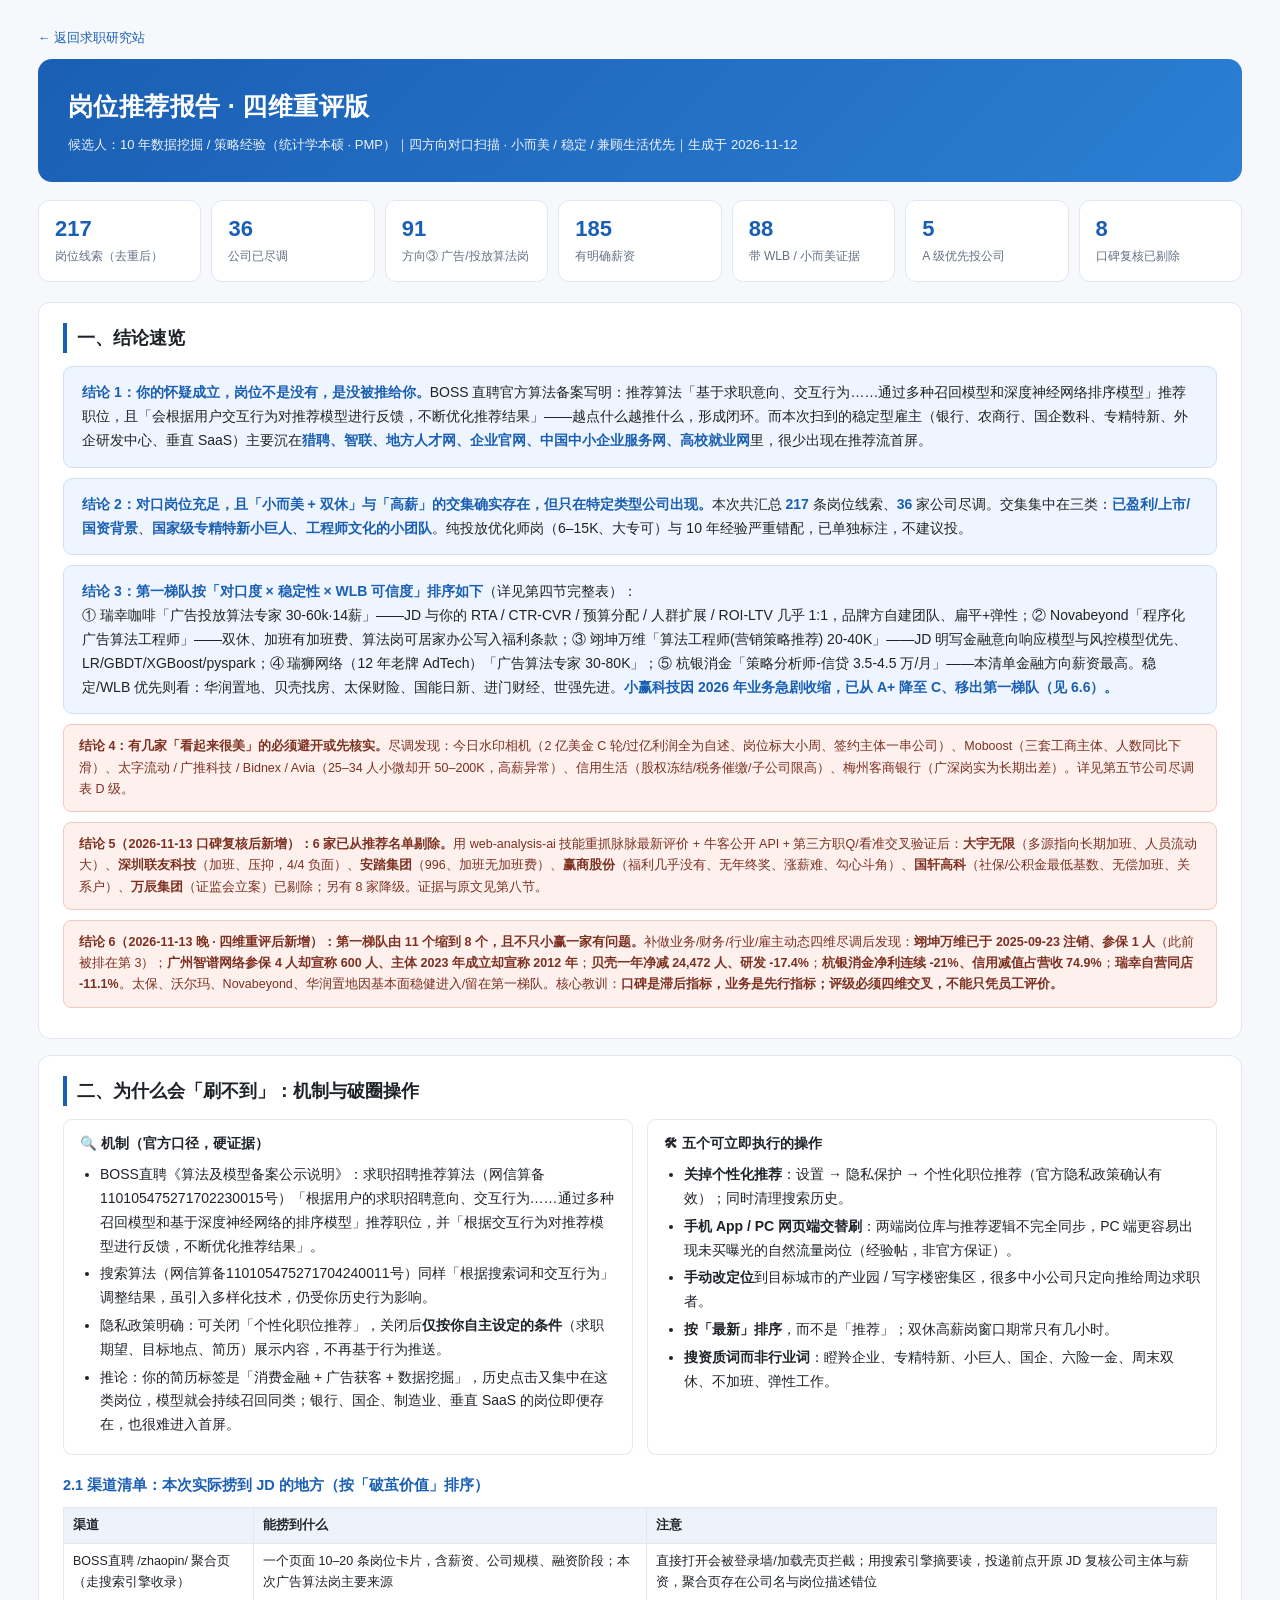
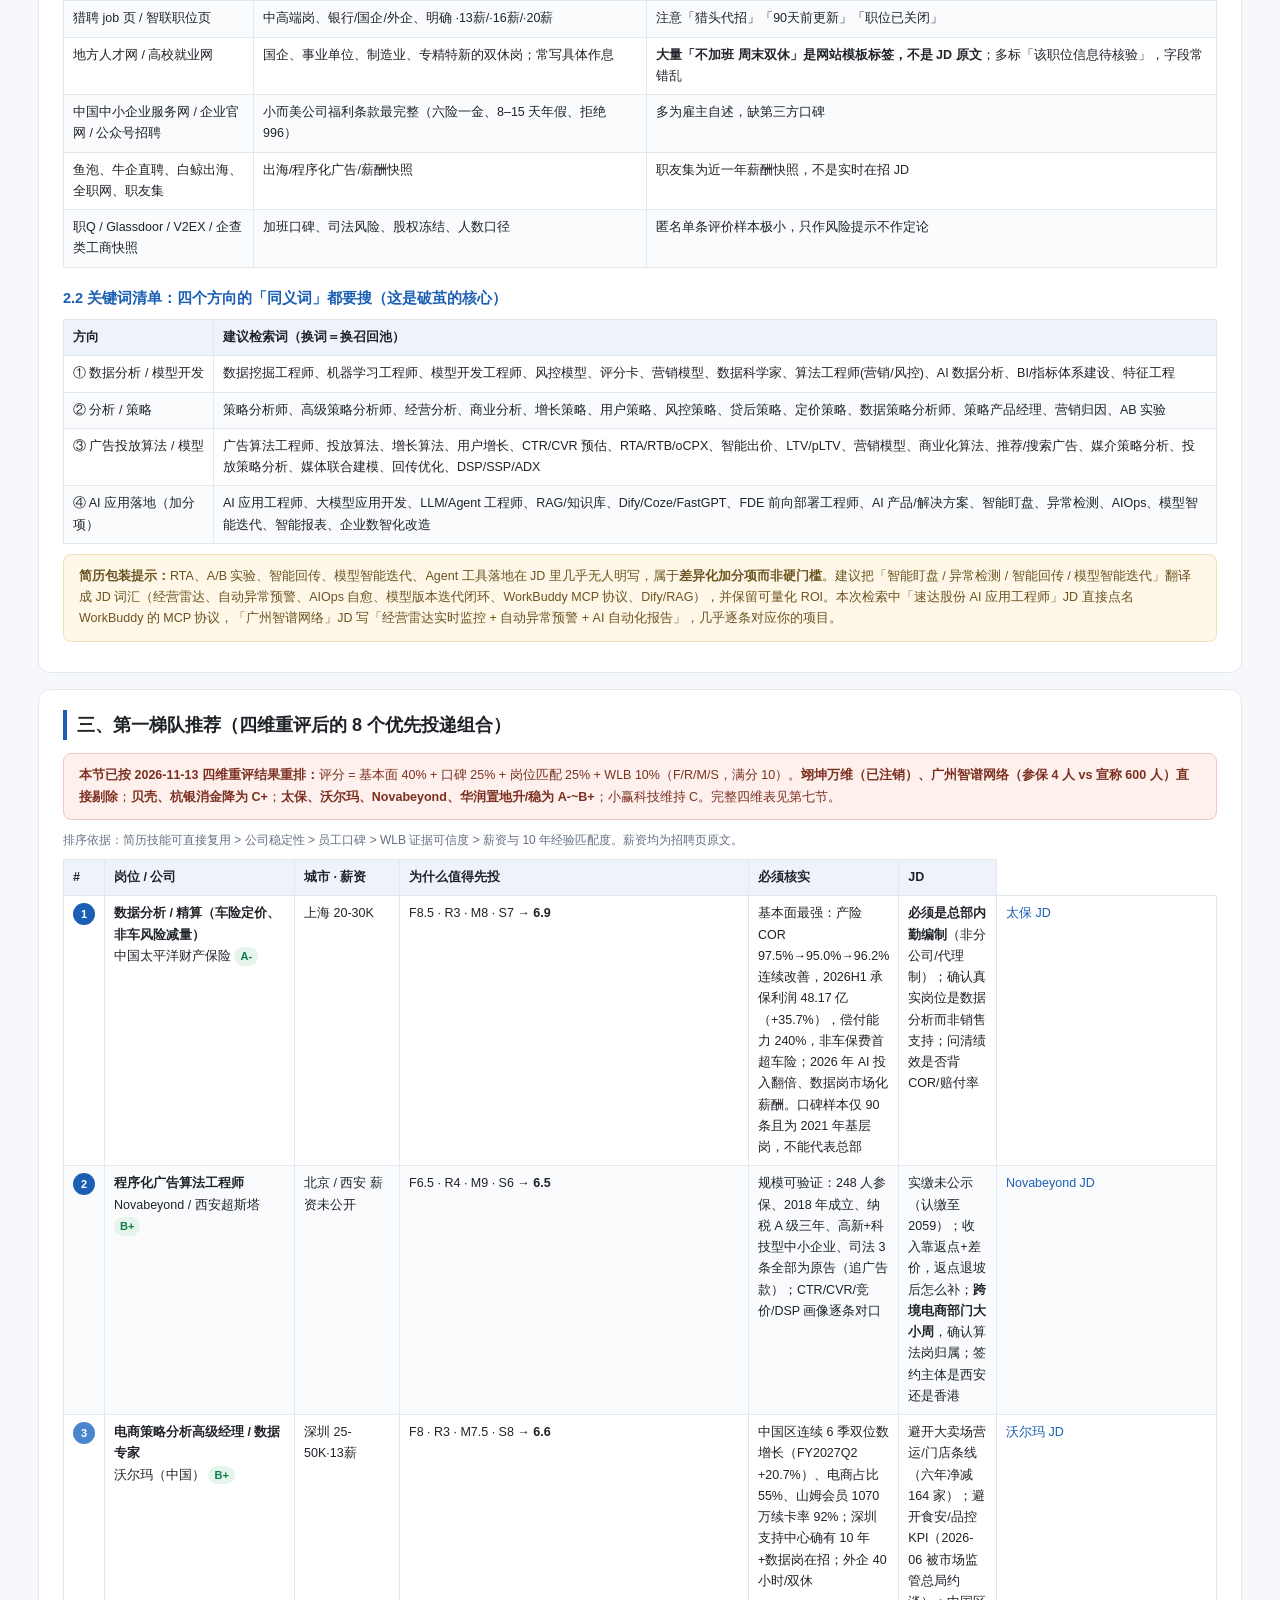
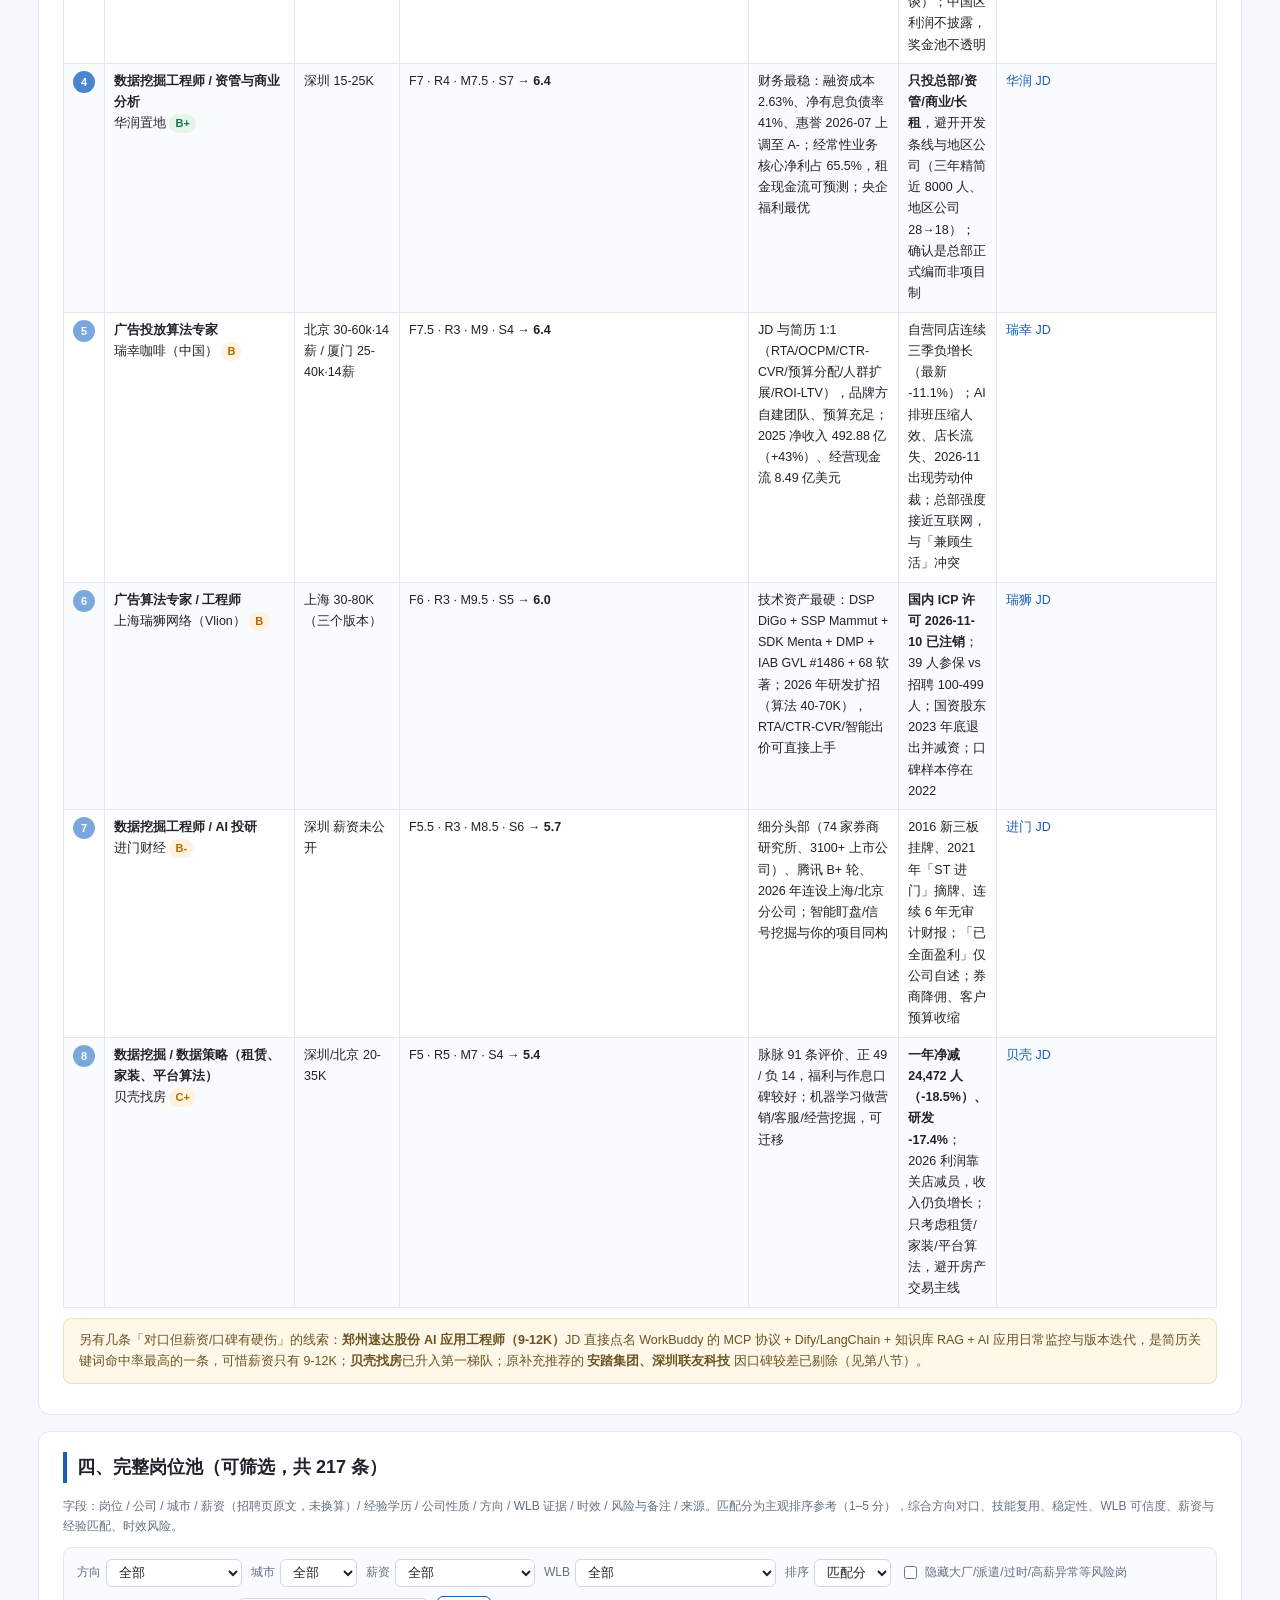
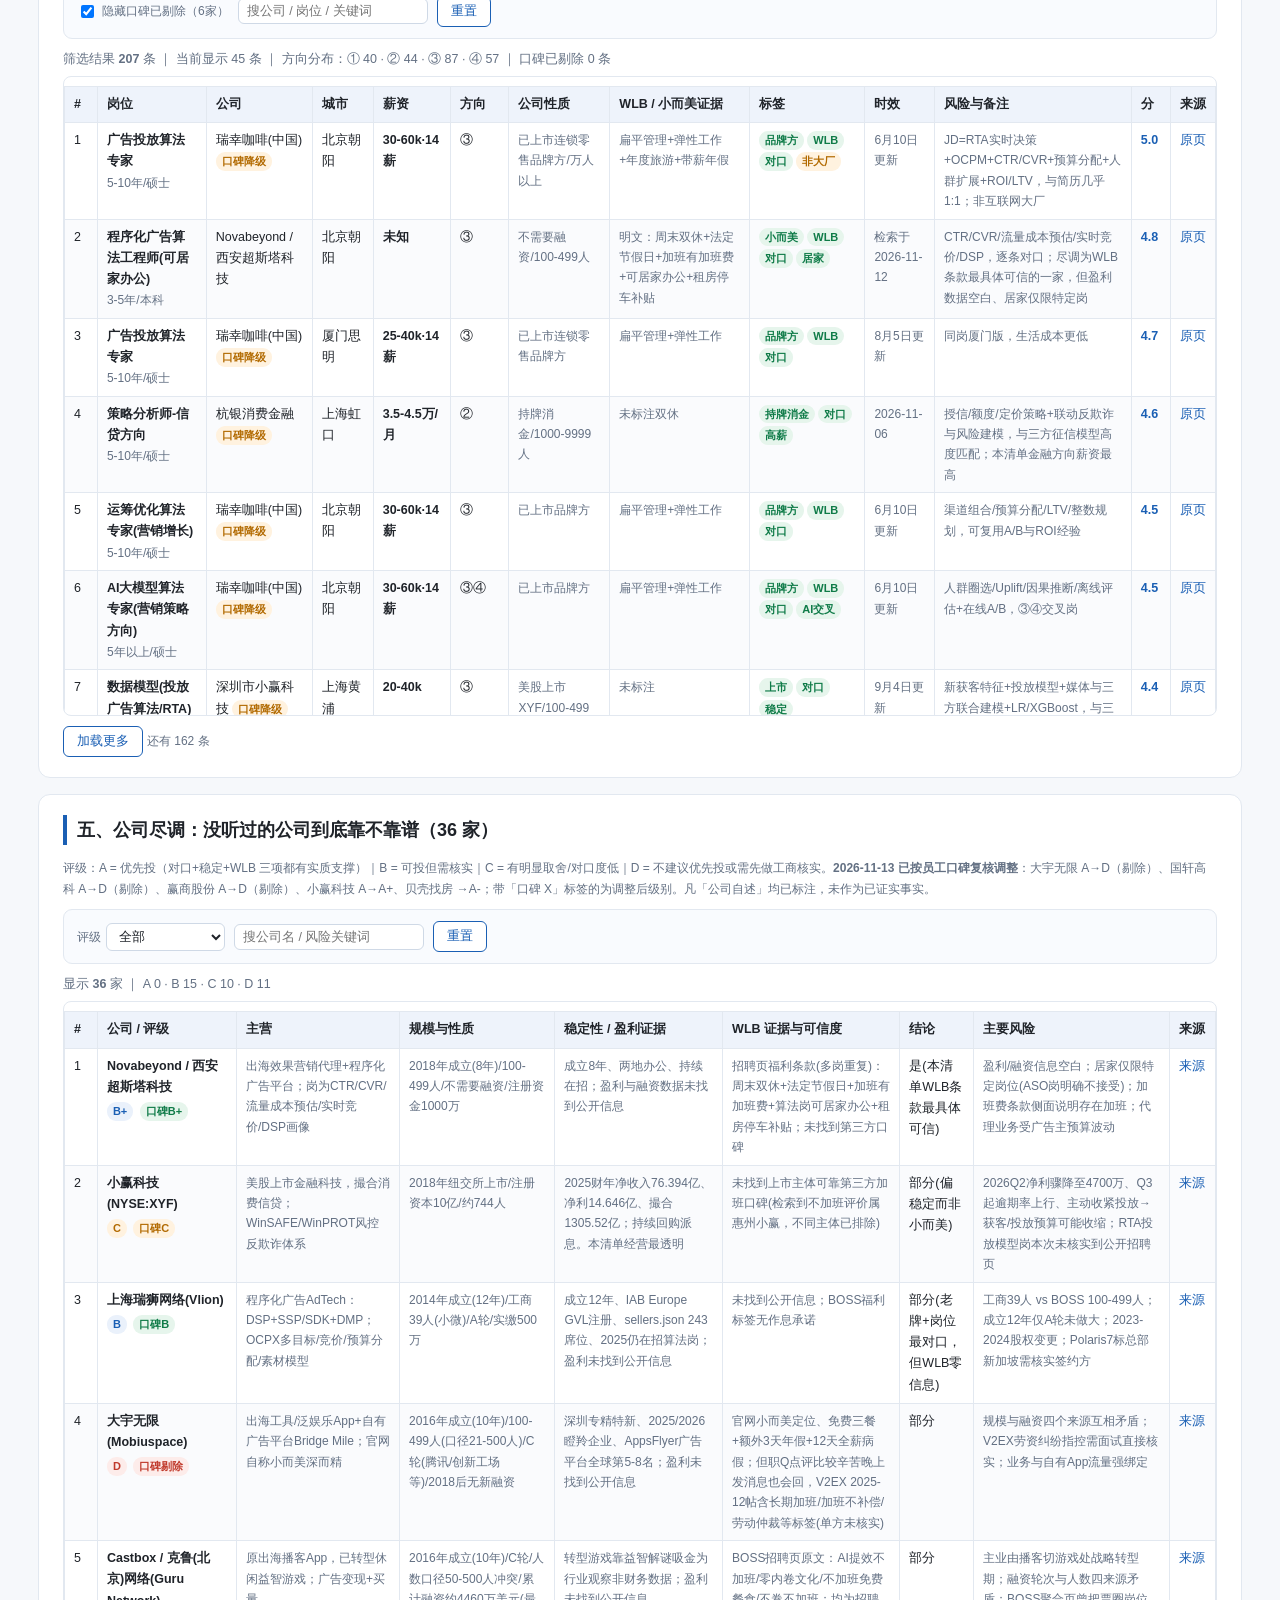
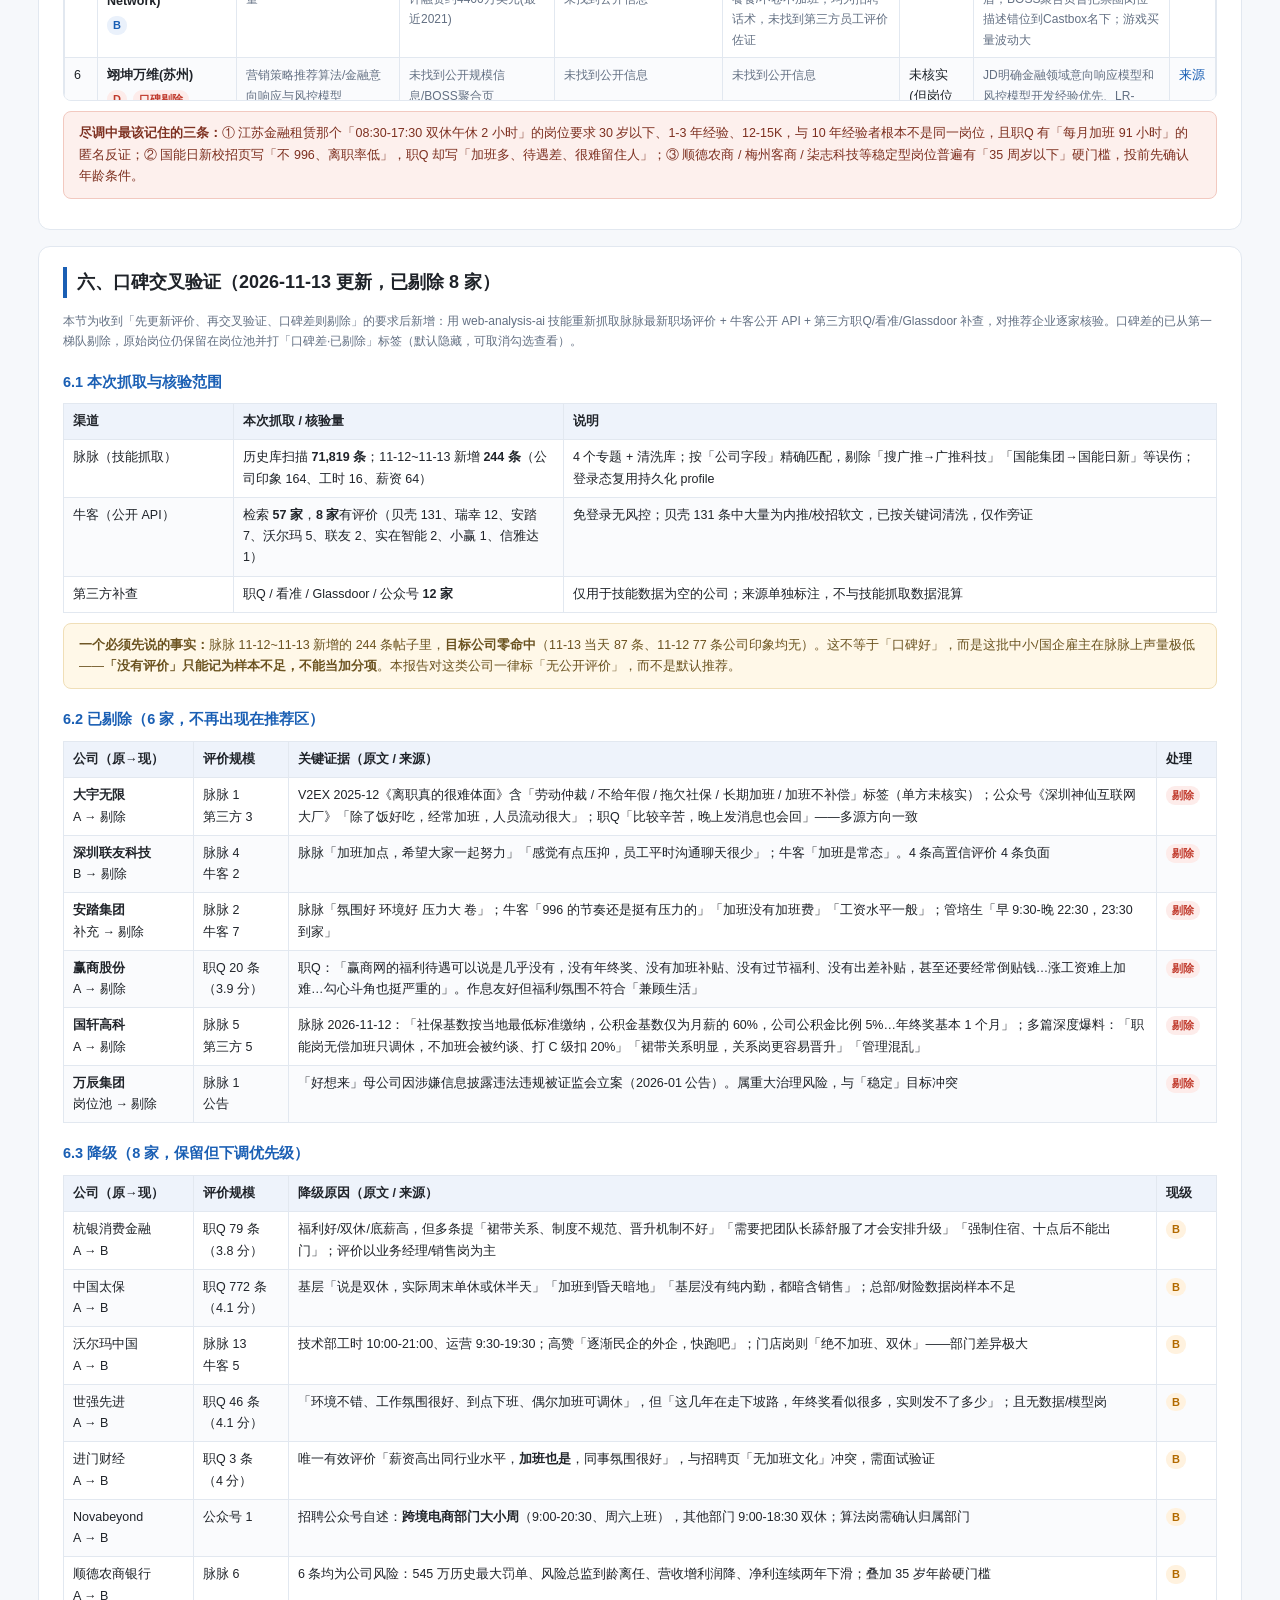
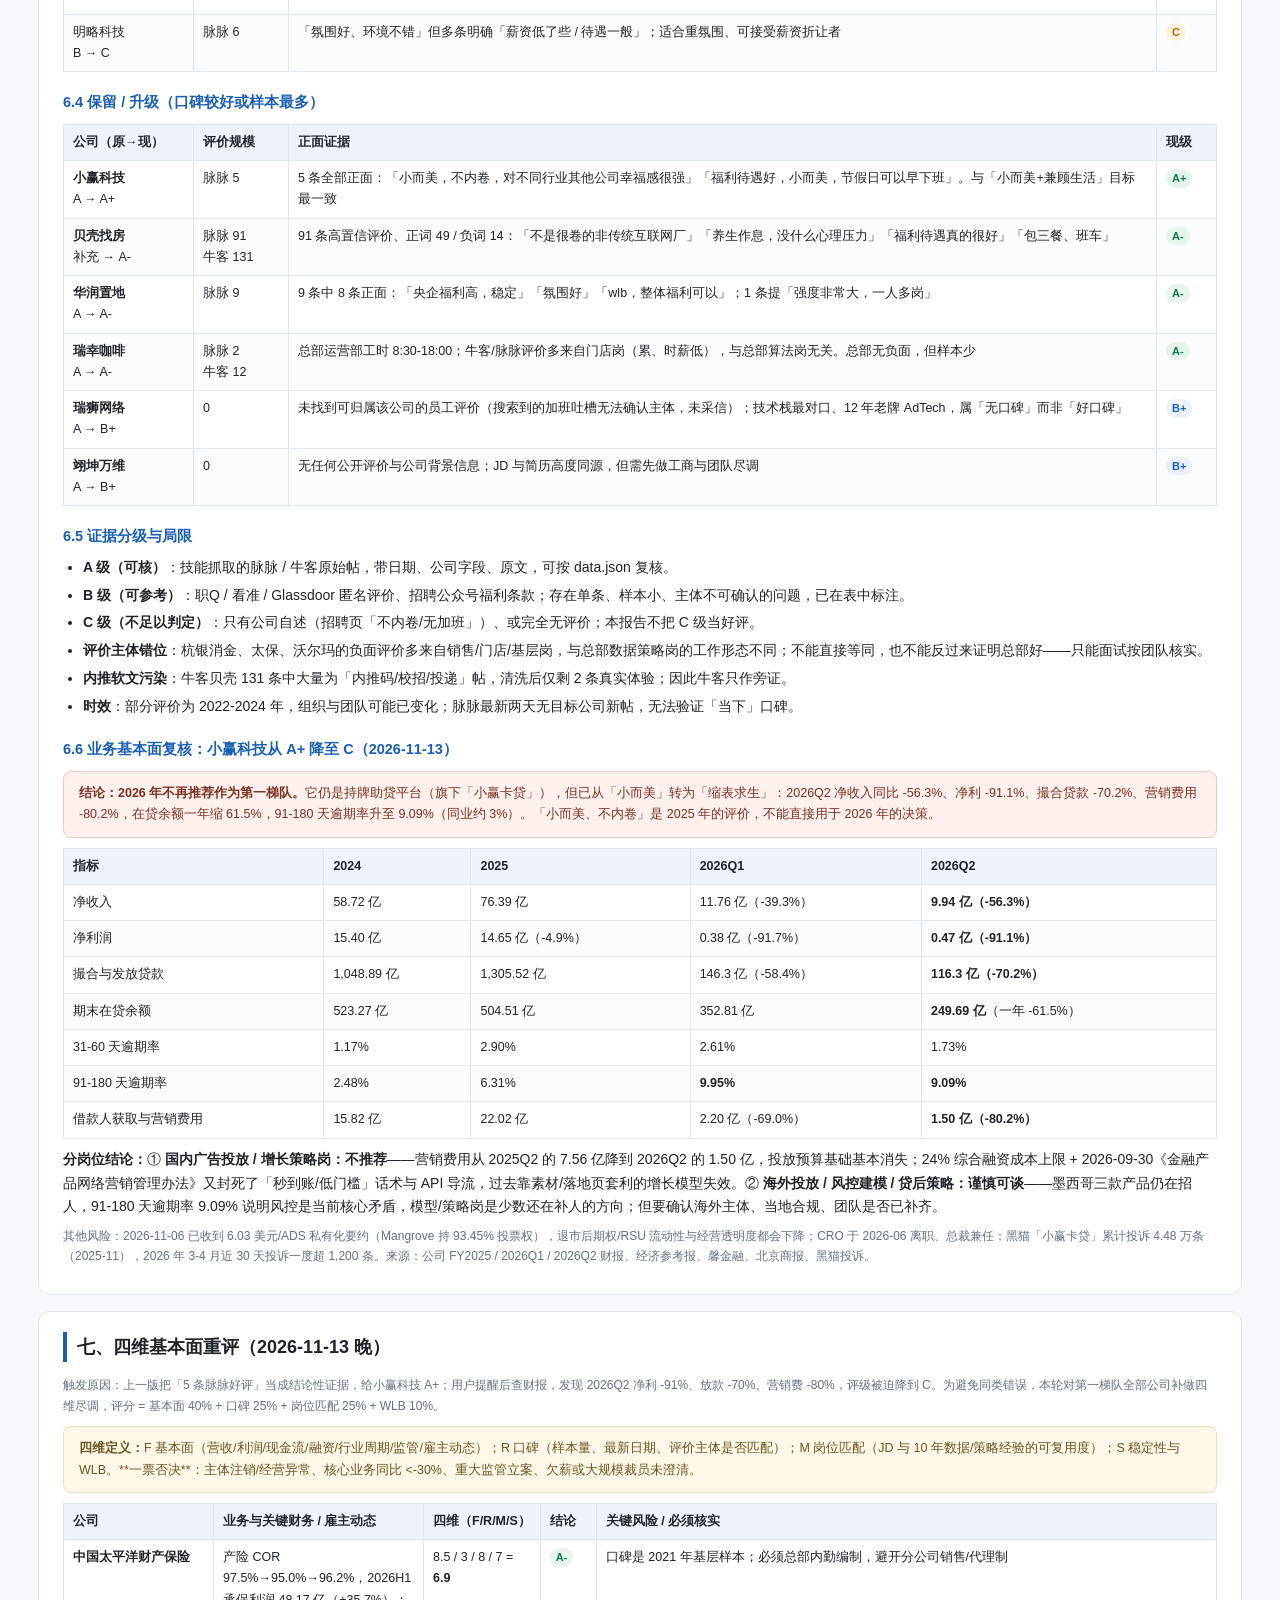
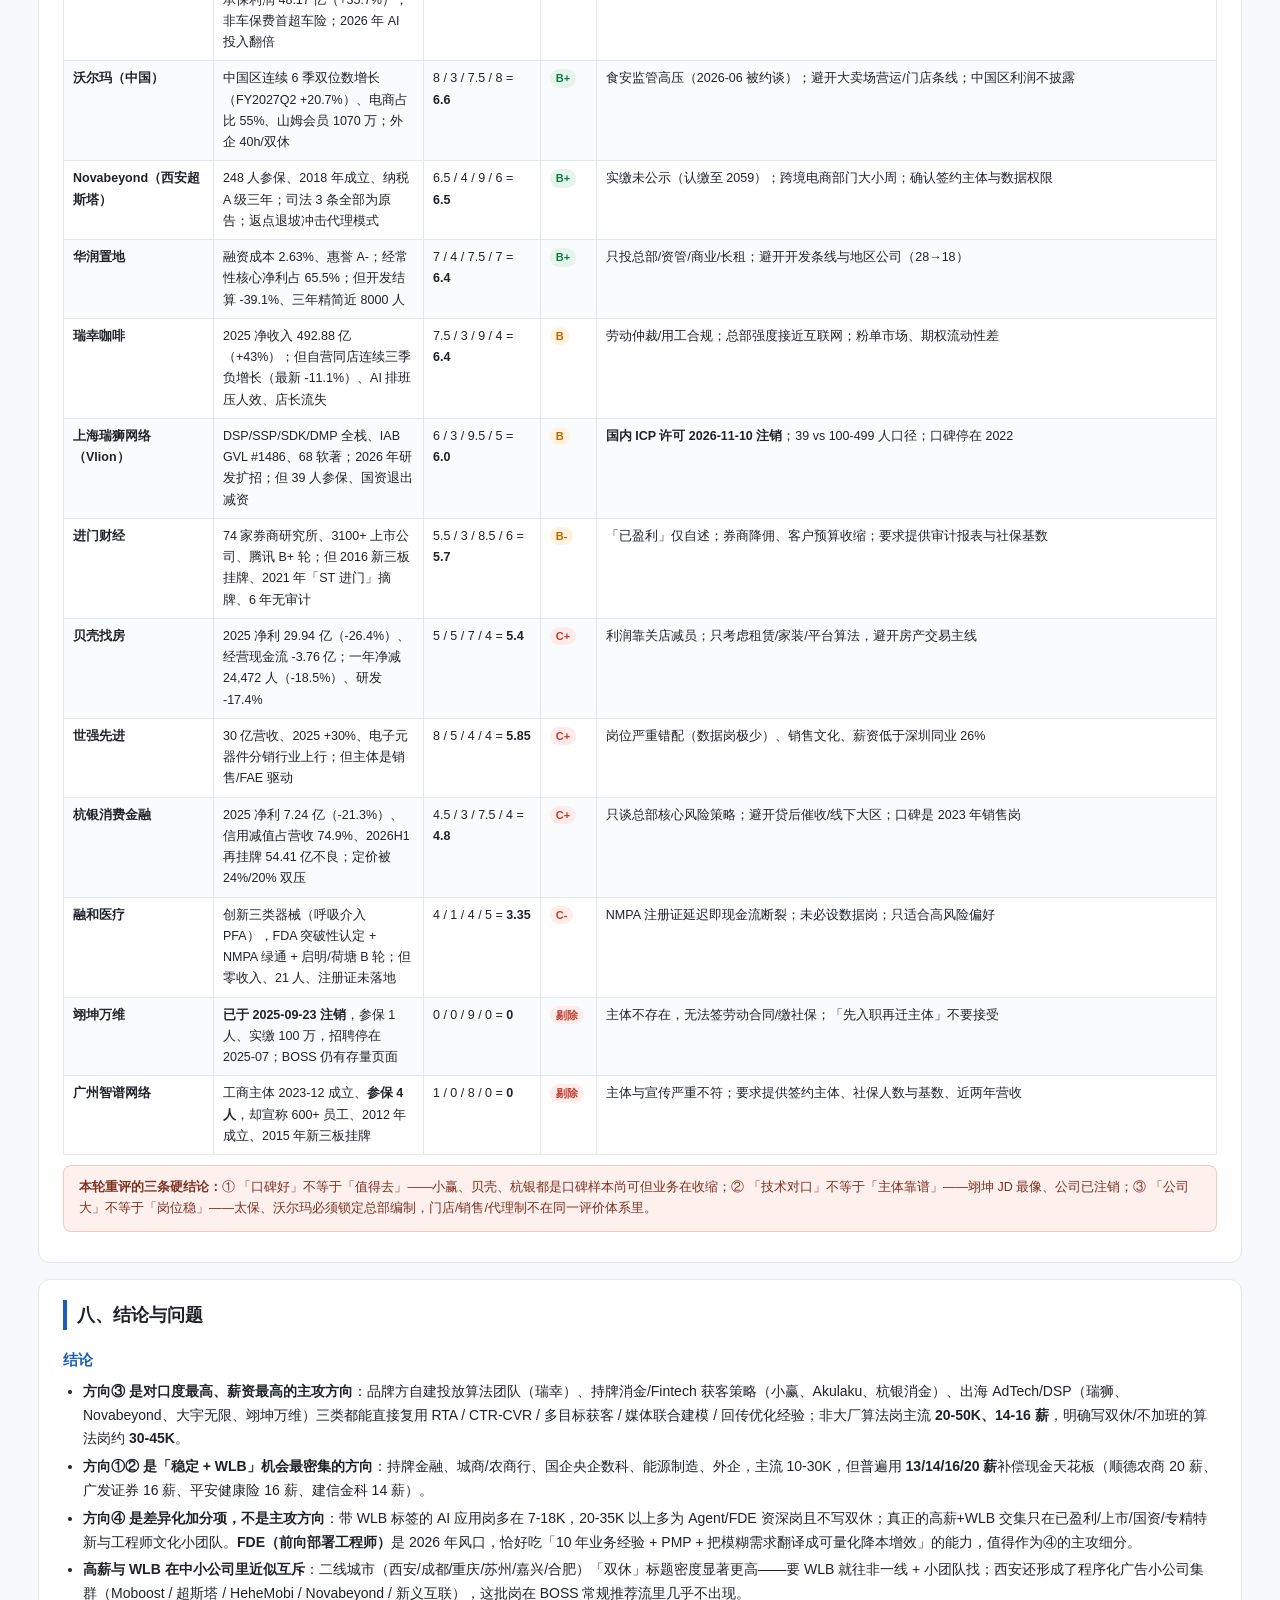
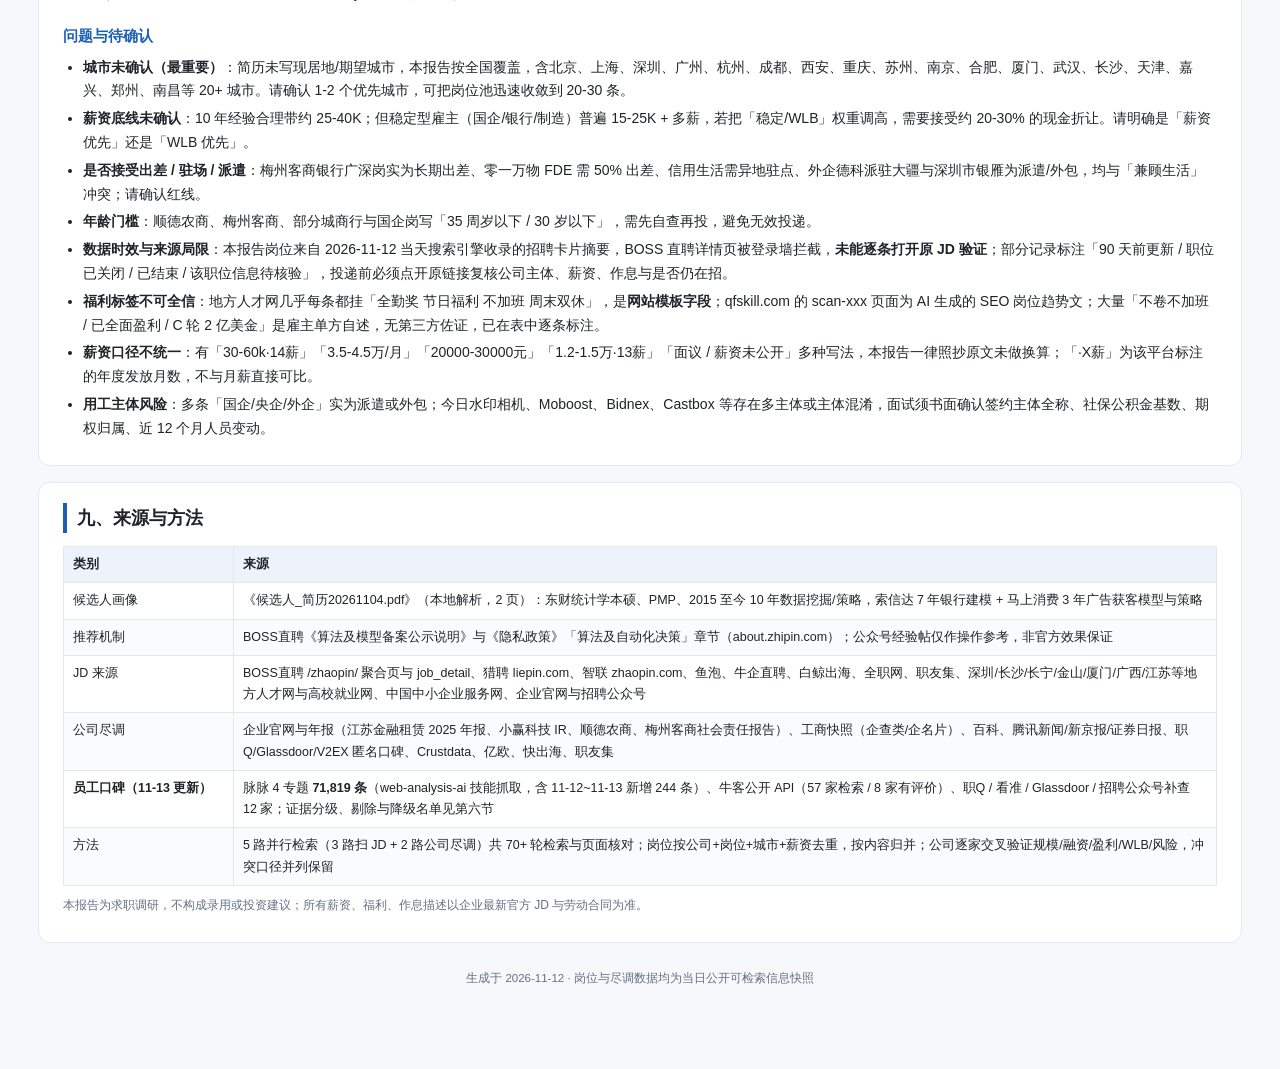
<file: small-beautiful/index.html>
<!DOCTYPE html>
<html lang="zh-CN">
<head>
<meta charset="UTF-8">
<meta name="viewport" content="width=device-width, initial-scale=1.0">
<title>求职 · 小而美｜四维重评版 2026-11-13</title>
<style>
:root{--bg:#f6f8fb;--card:#fff;--ink:#1f2329;--sub:#637083;--line:#e2e8f0;--brand:#1a5fb4;--brand2:#2b7fd4;--good:#0f7b48;--warn:#b26a00;--bad:#c0392b;--chip:#eef3fb}
*{box-sizing:border-box}
body{margin:0;background:var(--bg);color:var(--ink);font:14px/1.7 -apple-system,BlinkMacSystemFont,"Segoe UI","PingFang SC","Microsoft YaHei",sans-serif}
.wrap{max-width:1240px;margin:0 auto;padding:28px 18px 70px}
header{background:linear-gradient(135deg,#1a5fb4,#2b7fd4);color:#fff;border-radius:14px;padding:26px 30px;margin-bottom:18px}
header h1{margin:0 0 6px;font-size:25px;letter-spacing:.4px}
header p{margin:0;opacity:.92;font-size:13px}
.cards{display:grid;grid-template-columns:repeat(auto-fit,minmax(160px,1fr));gap:10px;margin:16px 0 20px}
.kpi{background:var(--card);border:1px solid var(--line);border-radius:11px;padding:14px 16px}
.kpi .n{font-size:22px;font-weight:700;color:var(--brand);line-height:1.3}
.kpi .l{font-size:12px;color:var(--sub);margin-top:3px}
section{background:var(--card);border:1px solid var(--line);border-radius:12px;padding:20px 24px;margin-bottom:16px}
h2{font-size:18px;margin:0 0 13px;padding-left:10px;border-left:4px solid var(--brand)}
h3{font-size:14.5px;margin:18px 0 7px;color:var(--brand)}
p{margin:7px 0}
table{width:100%;border-collapse:collapse;font-size:12.5px;margin:9px 0}
th,td{border:1px solid var(--line);padding:7px 9px;text-align:left;vertical-align:top}
th{background:var(--chip);font-weight:600;white-space:nowrap;position:sticky;top:0;z-index:2}
tbody tr:nth-child(even){background:#fafbfd}
.scroll{overflow:auto;max-height:640px;border:1px solid var(--line);border-radius:8px}
.tag{display:inline-block;padding:0 6px;border-radius:9px;font-size:11px;font-weight:600;margin:1px 3px 1px 0;white-space:nowrap}
.t-g{background:#e6f5ec;color:var(--good)}
.t-b{background:#eaf1fb;color:var(--brand)}
.t-o{background:#fff2df;color:var(--warn)}
.t-r{background:#fdecea;color:var(--bad)}
.t-n{background:#eef1f5;color:var(--sub)}
a{color:var(--brand);text-decoration:none}
a:hover{text-decoration:underline}
.concl{background:#eef5ff;border:1px solid #cfe0f7;border-radius:9px;padding:14px 18px;margin:10px 0}
.concl strong{color:var(--brand)}
.note{background:#fff8e8;border:1px solid #f0dfb8;border-radius:8px;padding:11px 15px;font-size:12.5px;color:#6b5320;margin:10px 0}
.warnbox{background:#fdf0ed;border:1px solid #f2c9c0;border-radius:8px;padding:11px 15px;font-size:12.5px;color:#7d3020;margin:10px 0}
.grid2{display:grid;grid-template-columns:1fr 1fr;gap:14px}
.box{border:1px solid var(--line);border-radius:9px;padding:13px 16px}
.box h4{margin:0 0 7px;font-size:13.5px}
ul{margin:7px 0 4px;padding-left:20px}li{margin:4px 0}
.filters{display:flex;flex-wrap:wrap;gap:9px;align-items:center;background:#f9fbfe;border:1px solid var(--line);border-radius:9px;padding:11px 13px;margin:10px 0}
.filters label{font-size:12px;color:var(--sub);display:flex;align-items:center;gap:5px}
select,input[type=text]{border:1px solid #cfd9e6;border-radius:6px;padding:5px 8px;font-size:12.5px;background:#fff;color:var(--ink);font-family:inherit}
input[type=text]{min-width:190px}
button{border:1px solid var(--brand);background:var(--brand);color:#fff;border-radius:6px;padding:6px 13px;font-size:12.5px;cursor:pointer;font-family:inherit}
button.ghost{background:#fff;color:var(--brand)}
.stat{font-size:12.5px;color:var(--sub);margin:6px 0}
.rank{display:inline-block;width:22px;height:22px;line-height:22px;text-align:center;border-radius:50%;background:var(--brand);color:#fff;font-size:11px;font-weight:700}
.rank.r2{background:#4a86cf}.rank.r3{background:#7aa8dd}
.score{font-weight:700;color:var(--brand)}
.muted{color:var(--sub);font-size:12px}
footer{color:var(--sub);font-size:11.5px;text-align:center;padding:10px 0}
@media(max-width:800px){.grid2{grid-template-columns:1fr}.wrap{padding:14px 10px 45px}section{padding:16px 13px}table{font-size:11.5px}}
</style>
</head>
<body>
<div class="wrap">
<div style="margin-bottom:10px;font-size:12.5px"><a href="../">← 返回求职研究站</a></div>

<header>
  <h1>岗位推荐报告 · 四维重评版</h1>
  <p>候选人：10 年数据挖掘 / 策略经验（统计学本硕 · PMP）｜四方向对口扫描 · 小而美 / 稳定 / 兼顾生活优先｜生成于 2026-11-12</p>
</header>

<div class="cards" id="kpis"></div>

<section>
  <h2>一、结论速览</h2>
  <div class="concl">
    <strong>结论 1：你的怀疑成立，岗位不是没有，是没被推给你。</strong>BOSS 直聘官方算法备案写明：推荐算法「基于求职意向、交互行为……通过多种召回模型和深度神经网络排序模型」推荐职位，且「会根据用户交互行为对推荐模型进行反馈，不断优化推荐结果」——越点什么越推什么，形成闭环。而本次扫到的稳定型雇主（银行、农商行、国企数科、专精特新、外企研发中心、垂直 SaaS）主要沉在<strong>猎聘、智联、地方人才网、企业官网、中国中小企业服务网、高校就业网</strong>里，很少出现在推荐流首屏。
  </div>
  <div class="concl">
    <strong>结论 2：对口岗位充足，且「小而美 + 双休」与「高薪」的交集确实存在，但只在特定类型公司出现。</strong>本次共汇总 <strong id="cnt2">—</strong> 条岗位线索、<strong id="cnt3">—</strong> 家公司尽调。交集集中在三类：<strong>已盈利/上市/国资背景</strong>、<strong>国家级专精特新小巨人</strong>、<strong>工程师文化的小团队</strong>。纯投放优化师岗（6–15K、大专可）与 10 年经验严重错配，已单独标注，不建议投。
  </div>
  <div class="concl">
    <strong>结论 3：第一梯队按「对口度 × 稳定性 × WLB 可信度」排序如下</strong>（详见第四节完整表）：<br>
    ① 瑞幸咖啡「广告投放算法专家 30-60k·14薪」——JD 与你的 RTA / CTR-CVR / 预算分配 / 人群扩展 / ROI-LTV 几乎 1:1，品牌方自建团队、扁平+弹性；② Novabeyond「程序化广告算法工程师」——双休、加班有加班费、算法岗可居家办公写入福利条款；③ 翊坤万维「算法工程师(营销策略推荐) 20-40K」——JD 明写金融意向响应模型与风控模型优先、LR/GBDT/XGBoost/pyspark；④ 瑞狮网络（12 年老牌 AdTech）「广告算法专家 30-80K」；⑤ 杭银消金「策略分析师-信贷 3.5-4.5 万/月」——本清单金融方向薪资最高。稳定/WLB 优先则看：华润置地、贝壳找房、太保财险、国能日新、进门财经、世强先进。<strong>小赢科技因 2026 年业务急剧收缩，已从 A+ 降至 C、移出第一梯队（见 6.6）。</strong>
  </div>
  <div class="warnbox">
    <strong>结论 4：有几家「看起来很美」的必须避开或先核实。</strong>尽调发现：今日水印相机（2 亿美金 C 轮/过亿利润全为自述、岗位标大小周、签约主体一串公司）、Moboost（三套工商主体、人数同比下滑）、太字流动 / 广推科技 / Bidnex / Avia（25–34 人小微却开 50–200K，高薪异常）、信用生活（股权冻结/税务催缴/子公司限高）、梅州客商银行（广深岗实为长期出差）。详见第五节公司尽调表 D 级。
  </div>
  <div class="warnbox">
    <strong>结论 5（2026-11-13 口碑复核后新增）：6 家已从推荐名单剔除。</strong>用 web-analysis-ai 技能重抓脉脉最新评价 + 牛客公开 API + 第三方职Q/看准交叉验证后：<strong>大宇无限</strong>（多源指向长期加班、人员流动大）、<strong>深圳联友科技</strong>（加班、压抑，4/4 负面）、<strong>安踏集团</strong>（996、加班无加班费）、<strong>赢商股份</strong>（福利几乎没有、无年终奖、涨薪难、勾心斗角）、<strong>国轩高科</strong>（社保/公积金最低基数、无偿加班、关系户）、<strong>万辰集团</strong>（证监会立案）已剔除；另有 8 家降级。证据与原文见第八节。
  </div>
  <div class="warnbox">
    <strong>结论 6（2026-11-13 晚 · 四维重评后新增）：第一梯队由 11 个缩到 8 个，且不只小赢一家有问题。</strong>补做业务/财务/行业/雇主动态四维尽调后发现：<strong>翊坤万维已于 2025-09-23 注销、参保 1 人</strong>（此前被排在第 3）；<strong>广州智谱网络参保 4 人却宣称 600 人、主体 2023 年成立却宣称 2012 年</strong>；<strong>贝壳一年净减 24,472 人、研发 -17.4%</strong>；<strong>杭银消金净利连续 -21%、信用减值占营收 74.9%</strong>；<strong>瑞幸自营同店 -11.1%</strong>。太保、沃尔玛、Novabeyond、华润置地因基本面稳健进入/留在第一梯队。核心教训：<strong>口碑是滞后指标，业务是先行指标；评级必须四维交叉，不能只凭员工评价。</strong>
  </div>
</section>

<section>
  <h2>二、为什么会「刷不到」：机制与破圈操作</h2>
  <div class="grid2">
    <div class="box">
      <h4>🔍 机制（官方口径，硬证据）</h4>
      <ul>
        <li>BOSS直聘《算法及模型备案公示说明》：求职招聘推荐算法（网信算备110105475271702230015号）「根据用户的求职招聘意向、交互行为……通过多种召回模型和基于深度神经网络的排序模型」推荐职位，并「根据交互行为对推荐模型进行反馈，不断优化推荐结果」。</li>
        <li>搜索算法（网信算备110105475271704240011号）同样「根据搜索词和交互行为」调整结果，虽引入多样化技术，仍受你历史行为影响。</li>
        <li>隐私政策明确：可关闭「个性化职位推荐」，关闭后<strong>仅按你自主设定的条件</strong>（求职期望、目标地点、简历）展示内容，不再基于行为推送。</li>
        <li>推论：你的简历标签是「消费金融 + 广告获客 + 数据挖掘」，历史点击又集中在这类岗位，模型就会持续召回同类；银行、国企、制造业、垂直 SaaS 的岗位即便存在，也很难进入首屏。</li>
      </ul>
    </div>
    <div class="box">
      <h4>🛠 五个可立即执行的操作</h4>
      <ul>
        <li><strong>关掉个性化推荐</strong>：设置 → 隐私保护 → 个性化职位推荐（官方隐私政策确认有效）；同时清理搜索历史。</li>
        <li><strong>手机 App / PC 网页端交替刷</strong>：两端岗位库与推荐逻辑不完全同步，PC 端更容易出现未买曝光的自然流量岗位（经验帖，非官方保证）。</li>
        <li><strong>手动改定位</strong>到目标城市的产业园 / 写字楼密集区，很多中小公司只定向推给周边求职者。</li>
        <li><strong>按「最新」排序</strong>，而不是「推荐」；双休高薪岗窗口期常只有几小时。</li>
        <li><strong>搜资质词而非行业词</strong>：瞪羚企业、专精特新、小巨人、国企、六险一金、周末双休、不加班、弹性工作。</li>
      </ul>
    </div>
  </div>
  <h3>2.1 渠道清单：本次实际捞到 JD 的地方（按「破茧价值」排序）</h3>
  <table>
    <thead><tr><th style="width:190px">渠道</th><th>能捞到什么</th><th>注意</th></tr></thead>
    <tbody>
      <tr><td>BOSS直聘 /zhaopin/ 聚合页（走搜索引擎收录）</td><td>一个页面 10–20 条岗位卡片，含薪资、公司规模、融资阶段；本次广告算法岗主要来源</td><td>直接打开会被登录墙/加载壳页拦截；用搜索引擎摘要读，投递前点开原 JD 复核公司主体与薪资，聚合页存在公司名与岗位描述错位</td></tr>
      <tr><td>猎聘 job 页 / 智联职位页</td><td>中高端岗、银行/国企/外企、明确 ·13薪/·16薪/·20薪</td><td>注意「猎头代招」「90天前更新」「职位已关闭」</td></tr>
      <tr><td>地方人才网 / 高校就业网</td><td>国企、事业单位、制造业、专精特新的双休岗；常写具体作息</td><td><strong>大量「不加班 周末双休」是网站模板标签，不是 JD 原文</strong>；多标「该职位信息待核验」，字段常错乱</td></tr>
      <tr><td>中国中小企业服务网 / 企业官网 / 公众号招聘</td><td>小而美公司福利条款最完整（六险一金、8–15 天年假、拒绝996）</td><td>多为雇主自述，缺第三方口碑</td></tr>
      <tr><td>鱼泡、牛企直聘、白鲸出海、全职网、职友集</td><td>出海/程序化广告/薪酬快照</td><td>职友集为近一年薪酬快照，不是实时在招 JD</td></tr>
      <tr><td>职Q / Glassdoor / V2EX / 企查类工商快照</td><td>加班口碑、司法风险、股权冻结、人数口径</td><td>匿名单条评价样本极小，只作风险提示不作定论</td></tr>
    </tbody>
  </table>
  <h3>2.2 关键词清单：四个方向的「同义词」都要搜（这是破茧的核心）</h3>
  <table>
    <thead><tr><th style="width:150px">方向</th><th>建议检索词（换词＝换召回池）</th></tr></thead>
    <tbody>
      <tr><td>① 数据分析 / 模型开发</td><td>数据挖掘工程师、机器学习工程师、模型开发工程师、风控模型、评分卡、营销模型、数据科学家、算法工程师(营销/风控)、AI 数据分析、BI/指标体系建设、特征工程</td></tr>
      <tr><td>② 分析 / 策略</td><td>策略分析师、高级策略分析师、经营分析、商业分析、增长策略、用户策略、风控策略、贷后策略、定价策略、数据策略分析师、策略产品经理、营销归因、AB 实验</td></tr>
      <tr><td>③ 广告投放算法 / 模型</td><td>广告算法工程师、投放算法、增长算法、用户增长、CTR/CVR 预估、RTA/RTB/oCPX、智能出价、LTV/pLTV、营销模型、商业化算法、推荐/搜索广告、媒介策略分析、投放策略分析、媒体联合建模、回传优化、DSP/SSP/ADX</td></tr>
      <tr><td>④ AI 应用落地（加分项）</td><td>AI 应用工程师、大模型应用开发、LLM/Agent 工程师、RAG/知识库、Dify/Coze/FastGPT、FDE 前向部署工程师、AI 产品/解决方案、智能盯盘、异常检测、AIOps、模型智能迭代、智能报表、企业数智化改造</td></tr>
    </tbody>
  </table>
  <div class="note"><strong>简历包装提示：</strong>RTA、A/B 实验、智能回传、模型智能迭代、Agent 工具落地在 JD 里几乎无人明写，属于<strong>差异化加分项而非硬门槛</strong>。建议把「智能盯盘 / 异常检测 / 智能回传 / 模型智能迭代」翻译成 JD 词汇（经营雷达、自动异常预警、AIOps 自愈、模型版本迭代闭环、WorkBuddy MCP 协议、Dify/RAG），并保留可量化 ROI。本次检索中「速达股份 AI 应用工程师」JD 直接点名 WorkBuddy 的 MCP 协议，「广州智谱网络」JD 写「经营雷达实时监控 + 自动异常预警 + AI 自动化报告」，几乎逐条对应你的项目。</div>
</section>

<section>
  <h2>三、第一梯队推荐（四维重评后的 8 个优先投递组合）</h2>
  <div class="warnbox"><strong>本节已按 2026-11-13 四维重评结果重排：</strong>评分 = 基本面 40% + 口碑 25% + 岗位匹配 25% + WLB 10%（F/R/M/S，满分 10）。<strong>翊坤万维（已注销）、广州智谱网络（参保 4 人 vs 宣称 600 人）直接剔除</strong>；<strong>贝壳、杭银消金降为 C+</strong>；<strong>太保、沃尔玛、Novabeyond、华润置地升/稳为 A-~B+</strong>；小赢科技维持 C。完整四维表见第七节。</div>
  <p class="muted">排序依据：简历技能可直接复用 &gt; 公司稳定性 &gt; 员工口碑 &gt; WLB 证据可信度 &gt; 薪资与 10 年经验匹配度。薪资均为招聘页原文。</p>
  <table>
    <thead><tr><th style="width:34px">#</th><th style="width:190px">岗位 / 公司</th><th style="width:105px">城市 · 薪资</th><th>为什么值得先投</th><th style="width:150px">必须核实</th><th style="width:58px">JD</th></tr></thead>
    <tbody>
      <tr><td><span class="rank">1</span></td><td><strong>数据分析 / 精算（车险定价、非车风险减量）</strong><br>中国太平洋财产保险 <span class="tag t-g">A-</span></td><td>上海 20-30K</td><td>F8.5 · R3 · M8 · S7 → <strong>6.9</strong></td><td>基本面最强：产险 COR 97.5%→95.0%→96.2% 连续改善，2026H1 承保利润 48.17 亿（+35.7%），偿付能力 240%，非车保费首超车险；2026 年 AI 投入翻倍、数据岗市场化薪酬。口碑样本仅 90 条且为 2021 年基层岗，不能代表总部</td><td><strong>必须是总部内勤编制</strong>（非分公司/代理制）；确认真实岗位是数据分析而非销售支持；问清绩效是否背 COR/赔付率</td><td><a href="https://www.shqprc.com/job15503995.shtml" target="_blank" rel="noopener">太保 JD</a></td></tr>
      <tr><td><span class="rank">2</span></td><td><strong>程序化广告算法工程师</strong><br>Novabeyond / 西安超斯塔 <span class="tag t-g">B+</span></td><td>北京 / 西安 薪资未公开</td><td>F6.5 · R4 · M9 · S6 → <strong>6.5</strong></td><td>规模可验证：248 人参保、2018 年成立、纳税 A 级三年、高新+科技型中小企业、司法 3 条全部为原告（追广告款）；CTR/CVR/竞价/DSP 画像逐条对口</td><td>实缴未公示（认缴至 2059）；收入靠返点+差价，返点退坡后怎么补；<strong>跨境电商部门大小周</strong>，确认算法岗归属；签约主体是西安还是香港</td><td><a href="https://m.zhipin.com/job_detail/a2dec2cea930b68803R609m6F1VQ.html" target="_blank" rel="noopener">Novabeyond JD</a></td></tr>
      <tr><td><span class="rank r2">3</span></td><td><strong>电商策略分析高级经理 / 数据专家</strong><br>沃尔玛（中国） <span class="tag t-g">B+</span></td><td>深圳 25-50K·13薪</td><td>F8 · R3 · M7.5 · S8 → <strong>6.6</strong></td><td>中国区连续 6 季双位数增长（FY2027Q2 +20.7%）、电商占比 55%、山姆会员 1070 万续卡率 92%；深圳支持中心确有 10 年+数据岗在招；外企 40 小时/双休</td><td>避开大卖场营运/门店条线（六年净减 164 家）；避开食安/品控 KPI（2026-06 被市场监管总局约谈）；中国区利润不披露，奖金池不透明</td><td><a href="https://www.zhipin.com/zhaopin/082ad3c93e3fea1e1nFz29i8/" target="_blank" rel="noopener">沃尔玛 JD</a></td></tr>
      <tr><td><span class="rank r2">4</span></td><td><strong>数据挖掘工程师 / 资管与商业分析</strong><br>华润置地 <span class="tag t-g">B+</span></td><td>深圳 15-25K</td><td>F7 · R4 · M7.5 · S7 → <strong>6.4</strong></td><td>财务最稳：融资成本 2.63%、净有息负债率 41%、惠誉 2026-07 上调至 A-；经常性业务核心净利占 65.5%，租金现金流可预测；央企福利最优</td><td><strong>只投总部/资管/商业/长租</strong>，避开开发条线与地区公司（三年精简近 8000 人、地区公司 28→18）；确认是总部正式编而非项目制</td><td><a href="http://www.shenzhenrcw.com/job4075224175.shtml" target="_blank" rel="noopener">华润 JD</a></td></tr>
      <tr><td><span class="rank r3">5</span></td><td><strong>广告投放算法专家</strong><br>瑞幸咖啡（中国） <span class="tag t-o">B</span></td><td>北京 30-60k·14薪 / 厦门 25-40k·14薪</td><td>F7.5 · R3 · M9 · S4 → <strong>6.4</strong></td><td>JD 与简历 1:1（RTA/OCPM/CTR-CVR/预算分配/人群扩展/ROI-LTV），品牌方自建团队、预算充足；2025 净收入 492.88 亿（+43%）、经营现金流 8.49 亿美元</td><td>自营同店连续三季负增长（最新 -11.1%）；AI 排班压缩人效、店长流失、2026-11 出现劳动仲裁；总部强度接近互联网，与「兼顾生活」冲突</td><td><a href="https://www.liepin.com/job/1983313177.shtml" target="_blank" rel="noopener">瑞幸 JD</a></td></tr>
      <tr><td><span class="rank r3">6</span></td><td><strong>广告算法专家 / 工程师</strong><br>上海瑞狮网络（Vlion） <span class="tag t-o">B</span></td><td>上海 30-80K（三个版本）</td><td>F6 · R3 · M9.5 · S5 → <strong>6.0</strong></td><td>技术资产最硬：DSP DiGo + SSP Mammut + SDK Menta + DMP + IAB GVL #1486 + 68 软著；2026 年研发扩招（算法 40-70K），RTA/CTR-CVR/智能出价可直接上手</td><td><strong>国内 ICP 许可 2026-11-10 已注销</strong>；39 人参保 vs 招聘 100-499 人；国资股东 2023 年底退出并减资；口碑样本停在 2022</td><td><a href="https://m.liepin.com/job/1985491997.shtml" target="_blank" rel="noopener">瑞狮 JD</a></td></tr>
      <tr><td><span class="rank r3">7</span></td><td><strong>数据挖掘工程师 / AI 投研</strong><br>进门财经 <span class="tag t-o">B-</span></td><td>深圳 薪资未公开</td><td>F5.5 · R3 · M8.5 · S6 → <strong>5.7</strong></td><td>细分头部（74 家券商研究所、3100+ 上市公司）、腾讯 B+ 轮、2026 年连设上海/北京分公司；智能盯盘/信号挖掘与你的项目同构</td><td>2016 新三板挂牌、2021 年「ST 进门」摘牌、连续 6 年无审计财报；「已全面盈利」仅公司自述；券商降佣、客户预算收缩</td><td><a href="https://www.zhipin.com/job_detail/4a677ea24653372603170t20GFRY.html" target="_blank" rel="noopener">进门 JD</a></td></tr>
      <tr><td><span class="rank r3">8</span></td><td><strong>数据挖掘 / 数据策略（租赁、家装、平台算法）</strong><br>贝壳找房 <span class="tag t-o">C+</span></td><td>深圳/北京 20-35K</td><td>F5 · R5 · M7 · S4 → <strong>5.4</strong></td><td>脉脉 91 条评价、正 49 / 负 14，福利与作息口碑较好；机器学习做营销/客服/经营挖掘，可迁移</td><td><strong>一年净减 24,472 人（-18.5%）、研发 -17.4%</strong>；2026 利润靠关店减员，收入仍负增长；只考虑租赁/家装/平台算法，避开房产交易主线</td><td><a href="http://www.lncyjob.com/job1201801677.shtml" target="_blank" rel="noopener">贝壳 JD</a></td></tr>
    </tbody>
  </table>
  <div class="note">另有几条「对口但薪资/口碑有硬伤」的线索：<strong>郑州速达股份 AI 应用工程师（9-12K）</strong>JD 直接点名 WorkBuddy 的 MCP 协议 + Dify/LangChain + 知识库 RAG + AI 应用日常监控与版本迭代，是简历关键词命中率最高的一条，可惜薪资只有 9-12K；<strong>贝壳找房</strong>已升入第一梯队；原补充推荐的 <strong>安踏集团、深圳联友科技</strong> 因口碑较差已剔除（见第八节）。</div>
</section>

<section>
  <h2>四、完整岗位池（可筛选，共 <span id="totalJobs">—</span> 条）</h2>
  <p class="muted">字段：岗位 / 公司 / 城市 / 薪资（招聘页原文，未换算）/ 经验学历 / 公司性质 / 方向 / WLB 证据 / 时效 / 风险与备注 / 来源。匹配分为主观排序参考（1–5 分），综合方向对口、技能复用、稳定性、WLB 可信度、薪资与经验匹配、时效风险。</p>
  <div class="filters">
    <label>方向 <select id="fDir"><option value="">全部</option><option value="①">① 数据/模型</option><option value="②">② 分析/策略</option><option value="③">③ 广告算法/模型</option><option value="④">④ AI 应用落地</option></select></label>
    <label>城市 <select id="fCity"><option value="">全部</option></select></label>
    <label>薪资 <select id="fPay"><option value="">全部</option><option value="30">月薪下限 ≥30K</option><option value="20">20K–30K</option><option value="0">&lt;20K 或面议/未知</option></select></label>
    <label>WLB <select id="fWlb"><option value="">全部</option><option value="1">有明确双休/不加班/弹性证据</option></select></label>
    <label>排序 <select id="fSort"><option value="score">匹配分</option><option value="pay">薪资</option><option value="company">公司名</option></select></label>
    <label><input type="checkbox" id="fSafe"> 隐藏大厂/派遣/过时/高薪异常等风险岗</label>
    <label><input type="checkbox" id="fCut" checked> 隐藏口碑已剔除（6家）</label>
    <label><input type="text" id="fKw" placeholder="搜公司 / 岗位 / 关键词"></label>
    <button class="ghost" id="btnReset">重置</button>
  </div>
  <div class="stat" id="stat"></div>
  <div class="scroll">
    <table id="jobTable">
      <thead><tr><th style="width:30px">#</th><th style="width:155px">岗位</th><th style="width:130px">公司</th><th style="width:85px">城市</th><th style="width:105px">薪资</th><th style="width:42px">方向</th><th style="width:145px">公司性质</th><th style="width:165px">WLB / 小而美证据</th><th style="width:170px">标签</th><th style="width:95px">时效</th><th style="width:230px">风险与备注</th><th style="width:42px">分</th><th style="width:46px">来源</th></tr></thead>
      <tbody id="jobBody"></tbody>
    </table>
  </div>
  <div style="margin-top:10px"><button id="btnMore" class="ghost">加载更多</button> <span class="muted" id="moreHint"></span></div>
</section>

<section>
  <h2>五、公司尽调：没听过的公司到底靠不靠谱（<span id="totalCo">—</span> 家）</h2>
  <p class="muted">评级：A = 优先投（对口+稳定+WLB 三项都有实质支撑）｜B = 可投但需核实｜C = 有明显取舍/对口度低｜D = 不建议优先投或需先做工商核实。<strong>2026-11-13 已按员工口碑复核调整</strong>：大宇无限 A→D（剔除）、国轩高科 A→D（剔除）、赢商股份 A→D（剔除）、小赢科技 A→A+、贝壳找房 →A-；带「口碑 X」标签的为调整后级别。凡「公司自述」均已标注，未作为已证实事实。</p>
  <div class="filters">
    <label>评级 <select id="fGrade"><option value="">全部</option><option value="A">A 优先投</option><option value="B">B 可投需核实</option><option value="C">C 有取舍</option><option value="D">D 不建议/排除</option></select></label>
    <label><input type="text" id="fCoKw" placeholder="搜公司名 / 风险关键词"></label>
    <button class="ghost" id="btnCoReset">重置</button>
  </div>
  <div class="stat" id="coStat"></div>
  <div class="scroll" style="max-height:700px">
    <table id="coTable">
      <thead><tr><th style="width:30px">#</th><th style="width:155px">公司 / 评级</th><th style="width:170px">主营</th><th style="width:165px">规模与性质</th><th style="width:190px">稳定性 / 盈利证据</th><th style="width:200px">WLB 证据与可信度</th><th style="width:80px">结论</th><th style="width:230px">主要风险</th><th style="width:46px">来源</th></tr></thead>
      <tbody id="coBody"></tbody>
    </table>
  </div>
  <div class="warnbox"><strong>尽调中最该记住的三条：</strong>① 江苏金融租赁那个「08:30-17:30 双休午休 2 小时」的岗位要求 30 岁以下、1-3 年经验、12-15K，与 10 年经验者根本不是同一岗位，且职Q 有「每月加班 91 小时」的匿名反证；② 国能日新校招页写「不 996、离职率低」，职Q 却写「加班多、待遇差、很难留住人」；③ 顺德农商 / 梅州客商 / 柒志科技等稳定型岗位普遍有「35 周岁以下」硬门槛，投前先确认年龄条件。</div>
</section>

<section>
  <h2>六、口碑交叉验证（2026-11-13 更新，已剔除 8 家）</h2>
  <p class="muted">本节为收到「先更新评价、再交叉验证、口碑差则剔除」的要求后新增：用 web-analysis-ai 技能重新抓取脉脉最新职场评价 + 牛客公开 API + 第三方职Q/看准/Glassdoor 补查，对推荐企业逐家核验。口碑差的已从第一梯队剔除，原始岗位仍保留在岗位池并打「口碑差·已剔除」标签（默认隐藏，可取消勾选查看）。</p>

  <h3>6.1 本次抓取与核验范围</h3>
  <table>
    <thead><tr><th style="width:170px">渠道</th><th style="width:330px">本次抓取 / 核验量</th><th>说明</th></tr></thead>
    <tbody>
      <tr><td>脉脉（技能抓取）</td><td>历史库扫描 <strong>71,819 条</strong>；11-12~11-13 新增 <strong>244 条</strong>（公司印象 164、工时 16、薪资 64）</td><td>4 个专题 + 清洗库；按「公司字段」精确匹配，剔除「搜广推→广推科技」「国能集团→国能日新」等误伤；登录态复用持久化 profile</td></tr>
      <tr><td>牛客（公开 API）</td><td>检索 <strong>57 家</strong>，<strong>8 家</strong>有评价（贝壳 131、瑞幸 12、安踏 7、沃尔玛 5、联友 2、实在智能 2、小赢 1、信雅达 1）</td><td>免登录无风控；贝壳 131 条中大量为内推/校招软文，已按关键词清洗，仅作旁证</td></tr>
      <tr><td>第三方补查</td><td>职Q / 看准 / Glassdoor / 公众号 <strong>12 家</strong></td><td>仅用于技能数据为空的公司；来源单独标注，不与技能抓取数据混算</td></tr>
    </tbody>
  </table>
  <div class="note"><strong>一个必须先说的事实：</strong>脉脉 11-12~11-13 新增的 244 条帖子里，<strong>目标公司零命中</strong>（11-13 当天 87 条、11-12 77 条公司印象均无）。这不等于「口碑好」，而是这批中小/国企雇主在脉脉上声量极低——<strong>「没有评价」只能记为样本不足，不能当加分项</strong>。本报告对这类公司一律标「无公开评价」，而不是默认推荐。</div>

  <h3>6.2 已剔除（6 家，不再出现在推荐区）</h3>
  <table>
    <thead><tr><th style="width:130px">公司（原→现）</th><th style="width:95px">评价规模</th><th>关键证据（原文 / 来源）</th><th style="width:60px">处理</th></tr></thead>
    <tbody>
      <tr><td><strong>大宇无限</strong><br>A → 剔除</td><td>脉脉 1<br>第三方 3</td><td>V2EX 2025-12《离职真的很难体面》含「劳动仲裁 / 不给年假 / 拖欠社保 / 长期加班 / 加班不补偿」标签（单方未核实）；公众号《深圳神仙互联网大厂》「除了饭好吃，经常加班，人员流动很大」；职Q「比较辛苦，晚上发消息也会回」——多源方向一致</td><td><span class="tag t-r">剔除</span></td></tr>
      <tr><td><strong>深圳联友科技</strong><br>B → 剔除</td><td>脉脉 4<br>牛客 2</td><td>脉脉「加班加点，希望大家一起努力」「感觉有点压抑，员工平时沟通聊天很少」；牛客「加班是常态」。4 条高置信评价 4 条负面</td><td><span class="tag t-r">剔除</span></td></tr>
      <tr><td><strong>安踏集团</strong><br>补充 → 剔除</td><td>脉脉 2<br>牛客 7</td><td>脉脉「氛围好 环境好 压力大 卷」；牛客「996 的节奏还是挺有压力的」「加班没有加班费」「工资水平一般」；管培生「早 9:30-晚 22:30，23:30 到家」</td><td><span class="tag t-r">剔除</span></td></tr>
      <tr><td><strong>赢商股份</strong><br>A → 剔除</td><td>职Q 20 条<br>（3.9 分）</td><td>职Q：「赢商网的福利待遇可以说是几乎没有，没有年终奖、没有加班补贴、没有过节福利、没有出差补贴，甚至还要经常倒贴钱…涨工资难上加难…勾心斗角也挺严重的」。作息友好但福利/氛围不符合「兼顾生活」</td><td><span class="tag t-r">剔除</span></td></tr>
      <tr><td><strong>国轩高科</strong><br>A → 剔除</td><td>脉脉 5<br>第三方 5</td><td>脉脉 2026-11-12：「社保基数按当地最低标准缴纳，公积金基数仅为月薪的 60%，公司公积金比例 5%…年终奖基本 1 个月」；多篇深度爆料：「职能岗无偿加班只调休，不加班会被约谈、打 C 级扣 20%」「裙带关系明显，关系岗更容易晋升」「管理混乱」</td><td><span class="tag t-r">剔除</span></td></tr>
      <tr><td><strong>万辰集团</strong><br>岗位池 → 剔除</td><td>脉脉 1<br>公告</td><td>「好想来」母公司因涉嫌信息披露违法违规被证监会立案（2026-01 公告）。属重大治理风险，与「稳定」目标冲突</td><td><span class="tag t-r">剔除</span></td></tr>
    </tbody>
  </table>

  <h3>6.3 降级（8 家，保留但下调优先级）</h3>
  <table>
    <thead><tr><th style="width:130px">公司（原→现）</th><th style="width:95px">评价规模</th><th>降级原因（原文 / 来源）</th><th style="width:60px">现级</th></tr></thead>
    <tbody>
      <tr><td>杭银消费金融<br>A → B</td><td>职Q 79 条<br>（3.8 分）</td><td>福利好/双休/底薪高，但多条提「裙带关系、制度不规范、晋升机制不好」「需要把团队长舔舒服了才会安排升级」「强制住宿、十点后不能出门」；评价以业务经理/销售岗为主</td><td><span class="tag t-o">B</span></td></tr>
      <tr><td>中国太保<br>A → B</td><td>职Q 772 条<br>（4.1 分）</td><td>基层「说是双休，实际周末单休或休半天」「加班到昏天暗地」「基层没有纯内勤，都暗含销售」；总部/财险数据岗样本不足</td><td><span class="tag t-o">B</span></td></tr>
      <tr><td>沃尔玛中国<br>A → B</td><td>脉脉 13<br>牛客 5</td><td>技术部工时 10:00-21:00、运营 9:30-19:30；高赞「逐渐民企的外企，快跑吧」；门店岗则「绝不加班、双休」——部门差异极大</td><td><span class="tag t-o">B</span></td></tr>
      <tr><td>世强先进<br>A → B</td><td>职Q 46 条<br>（4.1 分）</td><td>「环境不错、工作氛围很好、到点下班、偶尔加班可调休」，但「这几年在走下坡路，年终奖看似很多，实则发不了多少」；且无数据/模型岗</td><td><span class="tag t-o">B</span></td></tr>
      <tr><td>进门财经<br>A → B</td><td>职Q 3 条<br>（4 分）</td><td>唯一有效评价「薪资高出同行业水平，<strong>加班也是</strong>，同事氛围很好」，与招聘页「无加班文化」冲突，需面试验证</td><td><span class="tag t-o">B</span></td></tr>
      <tr><td>Novabeyond<br>A → B</td><td>公众号 1</td><td>招聘公众号自述：<strong>跨境电商部门大小周</strong>（9:00-20:30、周六上班），其他部门 9:00-18:30 双休；算法岗需确认归属部门</td><td><span class="tag t-o">B</span></td></tr>
      <tr><td>顺德农商银行<br>A → B</td><td>脉脉 6</td><td>6 条均为公司风险：545 万历史最大罚单、风险总监到龄离任、营收增利润降、净利连续两年下滑；叠加 35 岁年龄硬门槛</td><td><span class="tag t-o">B</span></td></tr>
      <tr><td>明略科技<br>B → C</td><td>脉脉 6</td><td>「氛围好、环境不错」但多条明确「薪资低了些 / 待遇一般」；适合重氛围、可接受薪资折让者</td><td><span class="tag t-o">C</span></td></tr>
    </tbody>
  </table>

  <h3>6.4 保留 / 升级（口碑较好或样本最多）</h3>
  <table>
    <thead><tr><th style="width:130px">公司（原→现）</th><th style="width:95px">评价规模</th><th>正面证据</th><th style="width:60px">现级</th></tr></thead>
    <tbody>
      <tr><td><strong>小赢科技</strong><br>A → A+</td><td>脉脉 5</td><td>5 条全部正面：「小而美，不内卷，对不同行业其他公司幸福感很强」「福利待遇好，小而美，节假日可以早下班」。与「小而美+兼顾生活」目标最一致</td><td><span class="tag t-g">A+</span></td></tr>
      <tr><td><strong>贝壳找房</strong><br>补充 → A-</td><td>脉脉 91<br>牛客 131</td><td>91 条高置信评价、正词 49 / 负词 14：「不是很卷的非传统互联网厂」「养生作息，没什么心理压力」「福利待遇真的很好」「包三餐、班车」</td><td><span class="tag t-g">A-</span></td></tr>
      <tr><td><strong>华润置地</strong><br>A → A-</td><td>脉脉 9</td><td>9 条中 8 条正面：「央企福利高，稳定」「氛围好」「wlb，整体福利可以」；1 条提「强度非常大，一人多岗」</td><td><span class="tag t-g">A-</span></td></tr>
      <tr><td><strong>瑞幸咖啡</strong><br>A → A-</td><td>脉脉 2<br>牛客 12</td><td>总部运营部工时 8:30-18:00；牛客/脉脉评价多来自门店岗（累、时薪低），与总部算法岗无关。总部无负面，但样本少</td><td><span class="tag t-g">A-</span></td></tr>
      <tr><td><strong>瑞狮网络</strong><br>A → B+</td><td>0</td><td>未找到可归属该公司的员工评价（搜索到的加班吐槽无法确认主体，未采信）；技术栈最对口、12 年老牌 AdTech，属「无口碑」而非「好口碑」</td><td><span class="tag t-b">B+</span></td></tr>
      <tr><td><strong>翊坤万维</strong><br>A → B+</td><td>0</td><td>无任何公开评价与公司背景信息；JD 与简历高度同源，但需先做工商与团队尽调</td><td><span class="tag t-b">B+</span></td></tr>
    </tbody>
  </table>

  <h3>6.5 证据分级与局限</h3>
  <ul>
    <li><strong>A 级（可核）</strong>：技能抓取的脉脉 / 牛客原始帖，带日期、公司字段、原文，可按 data.json 复核。</li>
    <li><strong>B 级（可参考）</strong>：职Q / 看准 / Glassdoor 匿名评价、招聘公众号福利条款；存在单条、样本小、主体不可确认的问题，已在表中标注。</li>
    <li><strong>C 级（不足以判定）</strong>：只有公司自述（招聘页「不内卷/无加班」）、或完全无评价；本报告不把 C 级当好评。</li>
    <li><strong>评价主体错位</strong>：杭银消金、太保、沃尔玛的负面评价多来自销售/门店/基层岗，与总部数据策略岗的工作形态不同；不能直接等同，也不能反过来证明总部好——只能面试按团队核实。</li>
    <li><strong>内推软文污染</strong>：牛客贝壳 131 条中大量为「内推码/校招/投递」帖，清洗后仅剩 2 条真实体验；因此牛客只作旁证。</li>
    <li><strong>时效</strong>：部分评价为 2022-2024 年，组织与团队可能已变化；脉脉最新两天无目标公司新帖，无法验证「当下」口碑。</li>
  </ul>
  <h3>6.6 业务基本面复核：小赢科技从 A+ 降至 C（2026-11-13）</h3>
  <div class="warnbox"><strong>结论：2026 年不再推荐作为第一梯队。</strong>它仍是持牌助贷平台（旗下「小赢卡贷」），但已从「小而美」转为「缩表求生」：2026Q2 净收入同比 -56.3%、净利 -91.1%、撮合贷款 -70.2%、营销费用 -80.2%，在贷余额一年缩 61.5%，91-180 天逾期率升至 9.09%（同业约 3%）。「小而美、不内卷」是 2025 年的评价，不能直接用于 2026 年的决策。</div>
  <table>
    <thead><tr><th>指标</th><th>2024</th><th>2025</th><th>2026Q1</th><th>2026Q2</th></tr></thead>
    <tbody>
      <tr><td>净收入</td><td>58.72 亿</td><td>76.39 亿</td><td>11.76 亿（-39.3%）</td><td><strong>9.94 亿（-56.3%）</strong></td></tr>
      <tr><td>净利润</td><td>15.40 亿</td><td>14.65 亿（-4.9%）</td><td>0.38 亿（-91.7%）</td><td><strong>0.47 亿（-91.1%）</strong></td></tr>
      <tr><td>撮合与发放贷款</td><td>1,048.89 亿</td><td>1,305.52 亿</td><td>146.3 亿（-58.4%）</td><td><strong>116.3 亿（-70.2%）</strong></td></tr>
      <tr><td>期末在贷余额</td><td>523.27 亿</td><td>504.51 亿</td><td>352.81 亿</td><td><strong>249.69 亿</strong>（一年 -61.5%）</td></tr>
      <tr><td>31-60 天逾期率</td><td>1.17%</td><td>2.90%</td><td>2.61%</td><td>1.73%</td></tr>
      <tr><td>91-180 天逾期率</td><td>2.48%</td><td>6.31%</td><td><strong>9.95%</strong></td><td><strong>9.09%</strong></td></tr>
      <tr><td>借款人获取与营销费用</td><td>15.82 亿</td><td>22.02 亿</td><td>2.20 亿（-69.0%）</td><td><strong>1.50 亿（-80.2%）</strong></td></tr>
    </tbody>
  </table>
  <p><strong>分岗位结论：</strong>① <strong>国内广告投放 / 增长策略岗：不推荐</strong>——营销费用从 2025Q2 的 7.56 亿降到 2026Q2 的 1.50 亿，投放预算基础基本消失；24% 综合融资成本上限 + 2026-09-30《金融产品网络营销管理办法》又封死了「秒到账/低门槛」话术与 API 导流，过去靠素材/落地页套利的增长模型失效。② <strong>海外投放 / 风控建模 / 贷后策略：谨慎可谈</strong>——墨西哥三款产品仍在招人，91-180 天逾期率 9.09% 说明风控是当前核心矛盾，模型/策略岗是少数还在补人的方向；但要确认海外主体、当地合规、团队是否已补齐。</p>
  <p class="muted">其他风险：2026-11-06 已收到 6.03 美元/ADS 私有化要约（Mangrove 持 93.45% 投票权），退市后期权/RSU 流动性与经营透明度都会下降；CRO 于 2026-06 离职、总裁兼任；黑猫「小赢卡贷」累计投诉 4.48 万条（2025-11），2026 年 3-4 月近 30 天投诉一度超 1,200 条。来源：公司 FY2025 / 2026Q1 / 2026Q2 财报、经济参考报、馨金融、北京商报、黑猫投诉。</p>

</section>

<section>
  <h2>七、四维基本面重评（2026-11-13 晚）</h2>
  <p class="muted">触发原因：上一版把「5 条脉脉好评」当成结论性证据，给小赢科技 A+；用户提醒后查财报，发现 2026Q2 净利 -91%、放款 -70%、营销费 -80%，评级被迫降到 C。为避免同类错误，本轮对第一梯队全部公司补做四维尽调，评分 = 基本面 40% + 口碑 25% + 岗位匹配 25% + WLB 10%。</p>
  <div class="note"><strong>四维定义：</strong>F 基本面（营收/利润/现金流/融资/行业周期/监管/雇主动态）；R 口碑（样本量、最新日期、评价主体是否匹配）；M 岗位匹配（JD 与 10 年数据/策略经验的可复用度）；S 稳定性与 WLB。**一票否决**：主体注销/经营异常、核心业务同比 &lt;-30%、重大监管立案、欠薪或大规模裁员未澄清。</div>
  <table>
    <thead><tr><th style="width:150px">公司</th><th style="width:210px">业务与关键财务 / 雇主动态</th><th style="width:95px">四维（F/R/M/S）</th><th style="width:55px">结论</th><th>关键风险 / 必须核实</th></tr></thead>
    <tbody>
      <tr><td><strong>中国太平洋财产保险</strong></td><td>产险 COR 97.5%→95.0%→96.2%，2026H1 承保利润 48.17 亿（+35.7%）；非车保费首超车险；2026 年 AI 投入翻倍</td><td>8.5 / 3 / 8 / 7 = <strong>6.9</strong></td><td><span class="tag t-g">A-</span></td><td>口碑是 2021 年基层样本；必须总部内勤编制，避开分公司销售/代理制</td></tr>
      <tr><td><strong>沃尔玛（中国）</strong></td><td>中国区连续 6 季双位数增长（FY2027Q2 +20.7%）、电商占比 55%、山姆会员 1070 万；外企 40h/双休</td><td>8 / 3 / 7.5 / 8 = <strong>6.6</strong></td><td><span class="tag t-g">B+</span></td><td>食安监管高压（2026-06 被约谈）；避开大卖场营运/门店条线；中国区利润不披露</td></tr>
      <tr><td><strong>Novabeyond（西安超斯塔）</strong></td><td>248 人参保、2018 年成立、纳税 A 级三年；司法 3 条全部为原告；返点退坡冲击代理模式</td><td>6.5 / 4 / 9 / 6 = <strong>6.5</strong></td><td><span class="tag t-g">B+</span></td><td>实缴未公示（认缴至 2059）；跨境电商部门大小周；确认签约主体与数据权限</td></tr>
      <tr><td><strong>华润置地</strong></td><td>融资成本 2.63%、惠誉 A-；经常性核心净利占 65.5%；但开发结算 -39.1%、三年精简近 8000 人</td><td>7 / 4 / 7.5 / 7 = <strong>6.4</strong></td><td><span class="tag t-g">B+</span></td><td>只投总部/资管/商业/长租；避开开发条线与地区公司（28→18）</td></tr>
      <tr><td><strong>瑞幸咖啡</strong></td><td>2025 净收入 492.88 亿（+43%）；但自营同店连续三季负增长（最新 -11.1%）、AI 排班压人效、店长流失</td><td>7.5 / 3 / 9 / 4 = <strong>6.4</strong></td><td><span class="tag t-o">B</span></td><td>劳动仲裁/用工合规；总部强度接近互联网；粉单市场、期权流动性差</td></tr>
      <tr><td><strong>上海瑞狮网络（Vlion）</strong></td><td>DSP/SSP/SDK/DMP 全栈、IAB GVL #1486、68 软著；2026 年研发扩招；但 39 人参保、国资退出减资</td><td>6 / 3 / 9.5 / 5 = <strong>6.0</strong></td><td><span class="tag t-o">B</span></td><td><strong>国内 ICP 许可 2026-11-10 注销</strong>；39 vs 100-499 人口径；口碑停在 2022</td></tr>
      <tr><td><strong>进门财经</strong></td><td>74 家券商研究所、3100+ 上市公司、腾讯 B+ 轮；但 2016 新三板挂牌、2021 年「ST 进门」摘牌、6 年无审计</td><td>5.5 / 3 / 8.5 / 6 = <strong>5.7</strong></td><td><span class="tag t-o">B-</span></td><td>「已盈利」仅自述；券商降佣、客户预算收缩；要求提供审计报表与社保基数</td></tr>
      <tr><td><strong>贝壳找房</strong></td><td>2025 净利 29.94 亿（-26.4%）、经营现金流 -3.76 亿；一年净减 24,472 人（-18.5%）、研发 -17.4%</td><td>5 / 5 / 7 / 4 = <strong>5.4</strong></td><td><span class="tag t-r">C+</span></td><td>利润靠关店减员；只考虑租赁/家装/平台算法，避开房产交易主线</td></tr>
      <tr><td><strong>世强先进</strong></td><td>30 亿营收、2025 +30%、电子元器件分销行业上行；但主体是销售/FAE 驱动</td><td>8 / 5 / 4 / 4 = <strong>5.85</strong></td><td><span class="tag t-r">C+</span></td><td>岗位严重错配（数据岗极少）、销售文化、薪资低于深圳同业 26%</td></tr>
      <tr><td><strong>杭银消费金融</strong></td><td>2025 净利 7.24 亿（-21.3%）、信用减值占营收 74.9%、2026H1 再挂牌 54.41 亿不良；定价被 24%/20% 双压</td><td>4.5 / 3 / 7.5 / 4 = <strong>4.8</strong></td><td><span class="tag t-r">C+</span></td><td>只谈总部核心风险策略；避开贷后催收/线下大区；口碑是 2023 年销售岗</td></tr>
      <tr><td><strong>融和医疗</strong></td><td>创新三类器械（呼吸介入 PFA），FDA 突破性认定 + NMPA 绿通 + 启明/荷塘 B 轮；但零收入、21 人、注册证未落地</td><td>4 / 1 / 4 / 5 = <strong>3.35</strong></td><td><span class="tag t-r">C-</span></td><td>NMPA 注册证延迟即现金流断裂；未必设数据岗；只适合高风险偏好</td></tr>
      <tr><td><strong>翊坤万维</strong></td><td><strong>已于 2025-09-23 注销</strong>，参保 1 人、实缴 100 万，招聘停在 2025-07；BOSS 仍有存量页面</td><td>0 / 0 / 9 / 0 = <strong>0</strong></td><td><span class="tag t-r">剔除</span></td><td>主体不存在，无法签劳动合同/缴社保；「先入职再迁主体」不要接受</td></tr>
      <tr><td><strong>广州智谱网络</strong></td><td>工商主体 2023-12 成立、<strong>参保 4 人</strong>，却宣称 600+ 员工、2012 年成立、2015 年新三板挂牌</td><td>1 / 0 / 8 / 0 = <strong>0</strong></td><td><span class="tag t-r">剔除</span></td><td>主体与宣传严重不符；要求提供签约主体、社保人数与基数、近两年营收</td></tr>
    </tbody>
  </table>
  <div class="warnbox"><strong>本轮重评的三条硬结论：</strong>① 「口碑好」不等于「值得去」——小赢、贝壳、杭银都是口碑样本尚可但业务在收缩；② 「技术对口」不等于「主体靠谱」——翊坤 JD 最像、公司已注销；③ 「公司大」不等于「岗位稳」——太保、沃尔玛必须锁定总部编制，门店/销售/代理制不在同一评价体系里。</div>
</section>

<section>
  <h2>八、结论与问题</h2>
  <h3>结论</h3>
  <ul>
    <li><strong>方向③ 是对口度最高、薪资最高的主攻方向</strong>：品牌方自建投放算法团队（瑞幸）、持牌消金/Fintech 获客策略（小赢、Akulaku、杭银消金）、出海 AdTech/DSP（瑞狮、Novabeyond、大宇无限、翊坤万维）三类都能直接复用 RTA / CTR-CVR / 多目标获客 / 媒体联合建模 / 回传优化经验；非大厂算法岗主流 <strong>20-50K、14-16 薪</strong>，明确写双休/不加班的算法岗约 <strong>30-45K</strong>。</li>
    <li><strong>方向①② 是「稳定 + WLB」机会最密集的方向</strong>：持牌金融、城商/农商行、国企央企数科、能源制造、外企，主流 10-30K，但普遍用 <strong>13/14/16/20 薪</strong>补偿现金天花板（顺德农商 20 薪、广发证券 16 薪、平安健康险 16 薪、建信金科 14 薪）。</li>
    <li><strong>方向④ 是差异化加分项，不是主攻方向</strong>：带 WLB 标签的 AI 应用岗多在 7-18K，20-35K 以上多为 Agent/FDE 资深岗且不写双休；真正的高薪+WLB 交集只在已盈利/上市/国资/专精特新与工程师文化小团队。<strong>FDE（前向部署工程师）</strong>是 2026 年风口，恰好吃「10 年业务经验 + PMP + 把模糊需求翻译成可量化降本增效」的能力，值得作为④的主攻细分。</li>
    <li><strong>高薪与 WLB 在中小公司里近似互斥</strong>：二线城市（西安/成都/重庆/苏州/嘉兴/合肥）「双休」标题密度显著更高——要 WLB 就往非一线 + 小团队找；西安还形成了程序化广告小公司集群（Moboost / 超斯塔 / HeheMobi / Novabeyond / 新义互联），这批岗在 BOSS 常规推荐流里几乎不出现。</li>
  </ul>
  <h3>问题与待确认</h3>
  <ul>
    <li><strong>城市未确认（最重要）</strong>：简历未写现居地/期望城市，本报告按全国覆盖，含北京、上海、深圳、广州、杭州、成都、西安、重庆、苏州、南京、合肥、厦门、武汉、长沙、天津、嘉兴、郑州、南昌等 20+ 城市。请确认 1-2 个优先城市，可把岗位池迅速收敛到 20-30 条。</li>
    <li><strong>薪资底线未确认</strong>：10 年经验合理带约 25-40K；但稳定型雇主（国企/银行/制造）普遍 15-25K + 多薪，若把「稳定/WLB」权重调高，需要接受约 20-30% 的现金折让。请明确是「薪资优先」还是「WLB 优先」。</li>
    <li><strong>是否接受出差 / 驻场 / 派遣</strong>：梅州客商银行广深岗实为长期出差、零一万物 FDE 需 50% 出差、信用生活需异地驻点、外企德科派驻大疆与深圳市银雁为派遣/外包，均与「兼顾生活」冲突；请确认红线。</li>
    <li><strong>年龄门槛</strong>：顺德农商、梅州客商、部分城商行与国企岗写「35 周岁以下 / 30 岁以下」，需先自查再投，避免无效投递。</li>
    <li><strong>数据时效与来源局限</strong>：本报告岗位来自 2026-11-12 当天搜索引擎收录的招聘卡片摘要，BOSS 直聘详情页被登录墙拦截，<strong>未能逐条打开原 JD 验证</strong>；部分记录标注「90 天前更新 / 职位已关闭 / 已结束 / 该职位信息待核验」，投递前必须点开原链接复核公司主体、薪资、作息与是否仍在招。</li>
    <li><strong>福利标签不可全信</strong>：地方人才网几乎每条都挂「全勤奖 节日福利 不加班 周末双休」，是<strong>网站模板字段</strong>；qfskill.com 的 scan-xxx 页面为 AI 生成的 SEO 岗位趋势文；大量「不卷不加班 / 已全面盈利 / C 轮 2 亿美金」是雇主单方自述，无第三方佐证，已在表中逐条标注。</li>
    <li><strong>薪资口径不统一</strong>：有「30-60k·14薪」「3.5-4.5万/月」「20000-30000元」「1.2-1.5万·13薪」「面议 / 薪资未公开」多种写法，本报告一律照抄原文未做换算；「·X薪」为该平台标注的年度发放月数，不与月薪直接可比。</li>
    <li><strong>用工主体风险</strong>：多条「国企/央企/外企」实为派遣或外包；今日水印相机、Moboost、Bidnex、Castbox 等存在多主体或主体混淆，面试须书面确认签约主体全称、社保公积金基数、期权归属、近 12 个月人员变动。</li>
  </ul>
</section>

<section>
  <h2>九、来源与方法</h2>
  <table>
    <thead><tr><th style="width:170px">类别</th><th>来源</th></tr></thead>
    <tbody>
      <tr><td>候选人画像</td><td>《候选人_简历20261104.pdf》（本地解析，2 页）：东财统计学本硕、PMP、2015 至今 10 年数据挖掘/策略，索信达 7 年银行建模 + 马上消费 3 年广告获客模型与策略</td></tr>
      <tr><td>推荐机制</td><td>BOSS直聘《算法及模型备案公示说明》与《隐私政策》「算法及自动化决策」章节（about.zhipin.com）；公众号经验帖仅作操作参考，非官方效果保证</td></tr>
      <tr><td>JD 来源</td><td>BOSS直聘 /zhaopin/ 聚合页与 job_detail、猎聘 liepin.com、智联 zhaopin.com、鱼泡、牛企直聘、白鲸出海、全职网、职友集、深圳/长沙/长宁/金山/厦门/广西/江苏等地方人才网与高校就业网、中国中小企业服务网、企业官网与招聘公众号</td></tr>
      <tr><td>公司尽调</td><td>企业官网与年报（江苏金融租赁 2025 年报、小赢科技 IR、顺德农商、梅州客商社会责任报告）、工商快照（企查类/企名片）、百科、腾讯新闻/新京报/证券日报、职Q/Glassdoor/V2EX 匿名口碑、Crustdata、亿欧、快出海、职友集</td></tr>
      <tr><td><strong>员工口碑（11-13 更新）</strong></td><td>脉脉 4 专题 <strong>71,819 条</strong>（web-analysis-ai 技能抓取，含 11-12~11-13 新增 244 条）、牛客公开 API（57 家检索 / 8 家有评价）、职Q / 看准 / Glassdoor / 招聘公众号补查 12 家；证据分级、剔除与降级名单见第六节</td></tr>
      <tr><td>方法</td><td>5 路并行检索（3 路扫 JD + 2 路公司尽调）共 70+ 轮检索与页面核对；岗位按公司+岗位+城市+薪资去重，按内容归并；公司逐家交叉验证规模/融资/盈利/WLB/风险，冲突口径并列保留</td></tr>
    </tbody>
  </table>
  <p class="muted">本报告为求职调研，不构成录用或投资建议；所有薪资、福利、作息描述以企业最新官方 JD 与劳动合同为准。</p>
</section>

<footer>生成于 2026-11-12 · 岗位与尽调数据均为当日公开可检索信息快照</footer>
</div>

<script>
const JOBS = [["广告投放算法专家","瑞幸咖啡(中国)","北京朝阳","30-60k·14薪","5-10年/硕士","已上市连锁零售品牌方/万人以上","③","扁平管理+弹性工作+年度旅游+带薪年假","品牌方,WLB,对口,非大厂","6月10日更新","https://www.liepin.com/job/1983313177.shtml","JD=RTA实时决策+OCPM+CTR/CVR+预算分配+人群扩展+ROI/LTV，与简历几乎1:1；非互联网大厂",5],["广告投放算法专家","瑞幸咖啡(中国)","厦门思明","25-40k·14薪","5-10年/硕士","已上市连锁零售品牌方","③","扁平管理+弹性工作","品牌方,WLB,对口","8月5日更新","https://www.liepin.com/job/1984660365.shtml","同岗厦门版，生活成本更低",4.7],["运筹优化算法专家(营销增长)","瑞幸咖啡(中国)","北京朝阳","30-60k·14薪","5-10年/硕士","已上市品牌方","③","扁平管理+弹性工作","品牌方,WLB,对口","6月10日更新","https://www.liepin.com/job/1983313801.shtml","渠道组合/预算分配/LTV/整数规划，可复用A/B与ROI经验",4.5],["AI大模型算法专家(营销策略方向)","瑞幸咖啡(中国)","北京朝阳","30-60k·14薪","5年以上/硕士","已上市品牌方","③④","扁平管理+弹性工作","品牌方,WLB,对口,AI交叉","6月10日更新","https://www.liepin.com/job/1983313533.shtml","人群圈选/Uplift/因果推断/离线评估+在线A/B，③④交叉岗",4.5],["营销增长算法工程师","瑞幸咖啡","北京朝阳安贞","30-50K·14薪","经验不限/本科","已上市品牌方","③","品牌方自建营销算法团队","品牌方,对口","检索于2026-11-12","https://www.zhipin.com/zhaopin/3a81cc26e15e2a671ndy0tq-Fg~~/","人群圈选/渠道择优/优惠券匹配/触达时机频次",4.3],["数据模型(投放广告算法/RTA)","深圳市小赢科技","上海黄浦","20-40k","3年以上/本科","美股上市XYF/100-499人","③","未标注","上市,对口,稳定","9月4日更新","https://www.liepin.com/job/1977788207.shtml","新获客特征+投放模型+媒体与三方联合建模+LR/XGBoost，与三方征信/融合模型同构；但公司2026利润收缩、投放预算或压缩",4.4],["中高级金融增长策略分析师","唯思电子商务(Akulaku)","深圳南山","20-30k·15薪","5-10年/本科","出海Fintech","③","Glassdoor有9-6工作制佐证","WLB,对口,出海","7月22日更新","https://www.liepin.com/job/1984088641.shtml","RTA流量分层+精准定价+多头/白户维度+A/B+Look-alike冷启动；但口碑含每年裁员与组织混乱",4.3],["中高级金融增长策略分析师","Akulaku官网直投","深圳","25000-45000元/月","本科","出海Fintech","③","未标注","对口,出海","2026-06-25","https://akulaku.zhiye.com/zpdetail/311154654","官网直投版本薪资更高，需核实与猎聘版是否同一岗",4.2],["中高级金融增长策略分析师","Akulaku官网直投","深圳","15000-25000元/月","本科","出海Fintech","③","未标注","对口","2026-06-24","https://akulaku.zhiye.com/zpdetail/311153901","同岗不同编号，薪资区间不同，需核实",3.8],["高级获客策略专家","上海旭荣网络科技","上海徐汇","3-5万x14薪","3-5年/本科","50-99人/专精特新+高新","③","扁平管理","小而美,对口","2025-12-28发布(已结束)","https://m.quanzhi.com/job/detail/6950c4ae36ef97add9a646de","RTA/回传/规则排除/人群包/渠道成本，极对口；但页面标注已结束，仅作线索",3.5],["增长算法专家(实为小红书岗)","猎头代招-北京乐行荐英","上海","50-80k·15薪","经验不限/本科","猎头代招，实际雇主为大厂","③","未标注","大厂,猎头,需核实","10月20日更新","https://m.liepin.com/a/80926553.shtml","多目标/因果推断/RTA流量优选+二次出价+素材优选，极对口；但实际雇主是小红书，与破大厂诉求冲突",3.5],["AI算法工程师(广告)","广州兴趣岛信息科技","广州天河","45-75k","2年以上/本科","B轮/1000-9999人","③","另一来源岗位名含(双休)","WLB,对口","10月13日更新","https://m.liepin.com/job/1986048983.shtml","外投人群优选/素材赛马/出价调价/RTA流量优选",4.2],["数智平台部-算法投放专家","猎聘代招(证券/金融客户)","上海","30-50k·20薪","5年以上/硕士","咨询服务代招","③","未标注","猎头,需核实","10月20日更新","https://m.liepin.com/a/79431369.shtml","20薪；巨量千川/广点通智能信息流+ROI，甲方未披露",3.8],["资深广告算法专家(商业化方向)","Castbox / 克鲁(北京)网络","北京朝阳望京","30-45K","1-3年/硕士","C轮/100-499人","③","岗位原文：出海游戏 扁平管理 三餐下午茶 不卷不加班","小而美,WLB,对口","检索于2026-11-12","https://www.zhipin.com/zhaopin/ad2357ef6e21d4461XZ72tm5/","LTV/深度行为序列建模；不卷不加班仅招聘话术、主业由播客转游戏、规模口径混乱",4.2],["策略数据分析师","北京百孚思广告","广州天河珠江新城","16000-25000元","3年以上/本科","200-499人/浙文互联全资子公司","③②","福利原文：不加班 周末双休","WLB,国企系,待核验","2026-10-17","http://www.bjrc.com.cn/job369622082.shtml","A/B实验+因果推断+流量归因+ROI+营销中台；但地方站标注待核验且为集团岗、几乎无算法岗",4],["策略数据分析师","北京百孚思广告","广州天河","16-25k","3-5年/本科","200-499人/上市公司子公司","③②","五险一金+加班补贴","WLB,国企系,过时","90天前更新","https://www.liepin.com/job/1967087317.shtml","同上猎聘版，时效偏旧",3.5],["高级策略经理","北京百孚思广告","北京朝阳","15000-22000元","4年以上/本科","200-499人","②","不加班 周末双休","WLB,待核验","2026-09-30","http://www.bjrc.com.cn/job1405328429.shtml","汽车品牌媒介策略/消费者洞察，偏策略非建模",3.6],["程序化广告算法工程师(可居家办公)","Novabeyond / 西安超斯塔科技","北京朝阳","未知","3-5年/本科","不需要融资/100-499人","③","明文：周末双休+法定节假日+加班有加班费+可居家办公+租房停车补贴","小而美,WLB,对口,居家","检索于2026-11-12","https://m.zhipin.com/job_detail/a2dec2cea930b68803R609m6F1VQ.html","CTR/CVR/流量成本预估/实时竞价/DSP，逐条对口；尽调为WLB条款最具体可信的一家，但盈利数据空白、居家仅限特定岗",4.8],["广告算法工程师","Novabeyond / 超斯塔科技","西安雁塔","未知","3-5年/硕士","不需要融资/100-499人","③","周末双休+加班费+扁平管理","小而美,WLB,对口","检索于2026-11-12","https://m.zhipin.com/job_detail/9d942453a062246f1n1y2N64GVFT.html","CTR预估+RTB实时出价+创意优选；薪资未公开",4.4],["海外广告投放-双休-五险一金-不内耗","深圳市烨动科技","深圳宝安","未知(提成+绩效+年终)","未知","2025年成立/注册资金10万","③","稳定双休无加班文化+弹性上下班+不内耗","WLB,小微,需核实","检索于2026-11-12","https://www.zhipin.com/job_detail/2e7cc63a733c513f0nF62NS4F1NX.html","Meta/TikTok效果广告偏操作岗；公司成立仅1年、10万注册资本",2.8],["海外版抖音推广-双休","未知(深圳宝安)","深圳宝安","9千-1.3万","1-3年/大专","未知","③","周末双休+加班：无+9:30-18:30午休2h","WLB,低薪","检索于2026-11-12","https://jobs.zhaopin.com/CC725639140J40204958007.htm","公司名未披露，偏投放操作，与10年经验严重错配",2.3],["广告投放主管【周末双休】","广州法度信息科技","广州海珠","固薪15K+奖励金","3-5年/本科","国家级高新/互联网法律咨询","③","周末双休+9:00-10:00弹性打卡+无加班文化+反对无效内卷","WLB,小而美","检索于2026-11-12","https://m.zhaopin.com/jobs/CC364693620J40830305805.htm","偏投放管理，非模型岗；WLB表述具体",3.2],["游戏投放优化师","广州灵博智点数字科技","广州黄埔","12K-20K","1-3年/大专","15-49人","③","双休+下午茶+年度旅游","小而美,WLB,低薪","2026-10-26","https://baijingapp.com/m/job/1316","LTV/ROAS/获客成本，偏优化师操作岗",2.8],["亚马逊广告投放(双休)","杭州万纵信息科技","杭州","20-30k","2年以上/大专","500余人/年营收近20亿","③","标题含双休+扁平管理+股票期权","WLB,小而美","9月21日更新","https://m.liepin.com/job/1985042423.shtml","SP/SD/SB全链路+ACOS/ROAS/CTR-CVR，跨境电商平台广告",3.6],["海外游戏广告投放","美泰163(Mattel163)","杭州滨江","20-30k·16薪","3-6年/本科","美泰×网易合资/全球近300人","③","扁平管理","小而美,外企,重组期","10月10日更新","https://www.liepin.com/job/1986038951.shtml","16薪+小而精出海游戏团队；但2026网易撤资、美泰全资、工作室重组期",3.5],["海外广告优化师","北京多多迦游信息技术","北京朝阳","30-60k·15薪","3-10年/统招本科","未知","③","扁平管理+弹性工作","WLB","8月12日更新","https://www.liepin.com/job/1982904299.shtml","IAA/IAP全球买量+ROI/LTV/AppsFlyer归因/事件回传，与回传优化经验对口",4],["海外广告产品经理","今日水印相机(海外版)","北京海淀","25-45k·16薪","1年以上/本科","C轮/100-499人","③","扁平管理+弹性工作","小而美,过时","90天前更新","https://www.liepin.com/job/1981857773.shtml","AdMob/Pangle瀑布流竞价+eCPM/填充率+A/B；尽调发现该公司核心融资盈利数据不可核实、岗位标大小周",3],["广告策略运营(包餐/双休/五险一金)","时刻互动","南昌新建","综合7-12K","3-5年/本科","已上市/500-999人","③","朝九晚六+周末双休","WLB,低薪","检索于2026-11-12","https://www.zhaopin.com/jobdetail/CC628549180J40892965305.htm","流量产品打包/分层策略，薪资偏低",2.6],["信息流广告优化师丨年薪15-40W丨双休","未知(上海浦东)","上海浦东","1.5万-3万","大专及以上","未知","③","标题含双休","WLB,需核实","检索于2026-11-12","https://jobs.zhaopin.com/CCL1263388760J40153520212.htm","公司名未披露，偏优化师",2.7],["跨境广告优化师|独立站投流+不加班","河南群量科技","郑州管城","底薪7000-15000元","3-5年/大专","20-99人/不需要融资","③","从不加班内卷+单双休轮休(月休6-8天)","WLB,小微,低薪","检索于2026-11-12","https://www.zhipin.com/job_detail/72f1f8d2084fb2270nB92924EFFT.html","注意是单双休轮休不是双休；薪资与经验错配",2.3],["广告投放(欧美 双休 14-16薪)","西安毫厘智数网络科技","西安未央","未知(标题含14-16薪)","1-3年/大专","北美B2C跨境","③","双休+14-16薪","WLB","检索于2026-11-12","https://m.zhipin.com/job_detail/28a86a4f1e9c97820ndy09i-GFNU.html","FB/Google/TikTok投放+ROI复盘+投放模型迭代；薪资未公开",3],["跨境电商广告运营(双休/13薪)","武汉亚声网络科技","武汉洪山","综合6-8K","未知","亚声威格全资子公司","③","周末双休+弹性打卡+13薪","WLB,低薪","检索于2026-11-12","https://m.zhipin.com/job_detail/82d8f9dfcda816c20nB60920GVNY.html","亚马逊广告策略，薪资明显错配",2.2],["海外广告投放主管","极智飞扬(重庆)网络信息","重庆","底薪10K-13K+提成","5-10年/本科","20-99人/不需要融资","③","9:00-18:00午休1.5H+双休","WLB,小而美,低薪","检索于2026-11-12","https://m.zhipin.com/job_detail/5253c04fda12ab030nZ90t24FlZR.html","FB/GG/TT投放优化，偏管理岗",2.8],["媒介专员","广州索伦信息科技(SOLO)","广州海珠","未知","3-5年/本科","100-499人/未融资","③","弹性通勤9:30-10:00+周末双休","WLB,小而美","检索于2026-11-12","https://m.zhipin.com/job_detail/858b3f0778c6003803J739S6FFdX.html","偏媒介执行，非算法岗",2.7],["抖音媒介","四川星图流量文化传媒","成都成华","5000-30000元/月(无责3000起+提成)","1年以内/学历不限","20-99人","③","周末双休+扁平管理+无复杂内耗","WLB,小微,低薪","检索于2026-11-12","https://www.zhipin.com/job_detail/e5fe5f6e5a9581101HN-0ty-ElJY.html","KOL/KOC投放与数据复盘，提成制风险",2],["搜推算法工程师(双休,日活百万大平台)","成都鱼泡科技","北京朝阳","3-4.5万/月","5年以上/本科","近1000人/B轮","③①","标题含双休","WLB,对口","检索于2026-11-12","https://m.yupao.com/zhaogong/369611822.html","搜索/推荐/广告/AI算法系统；计划2027上市，规模已不小",4],["算法工程师(一档医保&上市公司)","赛维时代","深圳","未知","1-3年/本科","已上市/1000-9999人","③","7.5小时工作制+弹性上下班+周末双休+员工宿舍","WLB,已关闭","职位已关闭","https://www.zhipin.com/job_detail/14f2084318d759720nV63N20GFdX.html","跨境电商广告投放算法建模，WLB条款极好但已关闭",3],["广告算法专家(程序化投放方向)","上海瑞狮网络(Vlion)","上海闵行","3-6万/月","3-5年/本科(正文5年+)","A轮/工商39人","③","未标注","小而美,对口,老牌","2026-10-27","https://m.yupao.com/zhaogong/338619498.html","DSP核心算法/CTR-CVR/ADX-DSP智能出价/OCPX/LR-GBDT-DNN，技术栈最贴；12年经营但工商仅39人、盈利与WLB无信息",4.3],["广告算法工程师","上海瑞狮网络","上海闵行","40-70k","5年以上/硕士","A轮/100-499人","③","未标注","小而美,对口","9月9日更新","https://m.liepin.com/job/1985491997.shtml","广告竞价/预算分配/流量选择/素材优选/DMP画像/冷启动/OCPX多目标",4.3],["广告算法工程师","瑞狮网络","上海闵行虹桥","50-80K","5-10年/本科","A轮/100-499人","③","未标注","小而美,对口","检索于2026-11-12","https://www.zhipin.com/zhaopin/69fc6ae41ad315f80XB53Nu-/","投放后验数据挖掘/竞价与预算分配，薪资为三版本最高",4.2],["广告算法专家(程序化广告方向)","瑞狮网络","上海闵行虹桥","30-60K","3-5年/本科","A轮/100-499人","③","未标注","小而美,对口","检索于2026-11-12","https://www.zhipin.com/zhaopin/1835ecf2699fdd381XFy2967/","DSP需求方平台核心算法体系/CTR-CVR/智能出价/流量筛选",4.2],["算法工程师(广告智能方向)","新义互联(北京)科技","北京朝阳","20-35k","5-10年/统招本科","20-99人/未融资","③","未标注","小而美,对口,过时","90天前更新","https://m.liepin.com/job/1984660157.shtml","自研SSP+DSP+DMP；Spark批流/CTR-CVR(DCN/PLE)/动态出价；时效偏旧",3.8],["广告智能算法工程师","新义互联","北京朝阳太阳宫","23-45K","5-10年/本科","20-99人/未融资","③","未标注","小而美,对口","检索于2026-11-12","https://www.zhipin.com/zhaopin/464e334608ba991c0nVz2N-_GA~~/","CTR/CVR多维统计特征+动态出价系统",3.9],["广告算法工程师(A13081)","Moboost","西安雁塔","20-30K","1-3年/本科","100-499人/不需要融资","③","官网英文：Flexible working hours to avoid pointless overtime","WLB,主体存疑","检索于2026-11-12","https://www.zhipin.com/zhaopin/deae2b28b443a90b0nR63dq7Fg~~/","GBDT/Wide&Deep/DeepFM CTR-CVR；尽调发现工商主体三套说法、人数同比下滑，核实前不建议投",2.8],["资深海外程序化广告算法工程师","Moboost","北京昌平天通苑","70-90K","3-5年/本科","100-499人","③","未标注","高薪异常,主体存疑","检索于2026-11-12","https://www.zhipin.com/zhaopin/a9d98c4c55c2c33e0nV63t2-EQ~~/","程序化广告CTR/CVR/竞价策略；高薪与公司体量不匹配",2.5],["海外程序化广告算法工程师","超斯塔科技","西安雁塔","30-50K","3-5年/本科","100-499人/不需要融资","③","Novabeyond关联主体同享双休/加班费条款","小而美,WLB,对口","检索于2026-11-12","https://www.zhipin.com/zhaopin/deae2b28b443a90b0nR63dq7Fg~~/","出海DSP/CTR-CVR预估/竞价策略",4],["广告算法工程师","HeheMobi","西安雁塔","25-35K","3-5年/本科","100-499人/未融资","③","未标注","小而美,对口","检索于2026-11-12","https://www.zhipin.com/zhaopin/9b9789d9cf5042f50nN72965FQ~~/","中小DSP/ADX；CTR预估/智能出价/受众扩展/实时竞价防作弊",3.7],["广告算法工程师","北京前呈无限科技","北京","20-40K·14薪","1-3年/硕士","100-499人/未融资","③","未标注","小而美,对口","检索于2026-11-12","https://www.zhipin.com/zhaopin/9b9789d9cf5042f50nN72965FQ~~/","ADX/DSP核心竞价与排序/智能出价/CTR-CVR-CTCVR",3.7],["资深广告算法工程师","广推科技","北京朝阳双井","100-200K·15薪","5-10年/本科","20-99人/工商34人","③","公司自述快乐工作快乐生活/扁平","小而美,高薪异常,对口","检索于2026-11-12","https://www.zhipin.com/zhaopin/9b9789d9cf5042f50nN72965FQ~~/","CTR/ARPU/投放回收实时预估+素材标签入模；100万注册资本/34人却开百万年薪，须核实岗位真实性与发薪主体",2.6],["广告算法工程师","上海量即跃迁科技","上海徐汇/北京海淀","40-60K·16薪","1-3年/本科","天使轮/20-99人","③","未标注","早期,高风险","检索于2026-11-12","https://www.zhipin.com/zhaopin/a289bfbd653b073c1HJ82ty4Ew~~/","面向Google/Meta/TikTok把业务目标转建模问题，与获客策略对口；天使轮稳定性弱",3.2],["广告算法工程师","Bidnex(广州启亮信息)","北京朝阳望京","50-80K·16薪","5-10年/本科","20-99人/2023年成立","③","六险一金+公积金12%+商业保险","高薪异常,主体存疑,需核实","检索于2026-11-12","https://www.zhipin.com/zhaopin/a289bfbd653b073c1HJ82ty4Ew~~/","并非BIGO Ads(实为独立公司，仅客户案例)；官网200B+日请求与100万注册资本严重不匹配",2.3],["广告算法工程师","旺脉科技","上海","25-35K·13薪","1-3年/本科","100-499人/未融资","③","未标注","小而美,对口","检索于2026-11-12","https://www.zhipin.com/zhaopin/b886f545378ca0811HJy09-6FA~~/","广告系统算法模型与机制设计/广告主投放诉求",3.5],["广告算法工程师","莉莉丝游戏","上海闵行虹梅路","30-50K·17薪","3-5年/本科","1000-9999人/未融资","③","未标注","游戏,非大厂,对口","检索于2026-11-12","https://www.zhipin.com/zhaopin/1835ecf2699fdd381XFy2967/","用户增长/pLTV-LTV/出价优化/预算分配/素材优选；17薪",4.1],["广告算法工程师","大宇无限","深圳南山前海","40-70K","3-5年/本科","100-499人/不需要融资","③","官网自述小而美深而精；免费三餐+额外3天年假+12天全薪病假","小而美,WLB,对口","检索于2026-11-12","https://www.zhipin.com/zhaopin/a289bfbd653b073c1HJ82ty4Ew~~/","用户画像/自动定向/CTR-CVR-DeepCVR-LTV/oCPX/ROAS；但有未核实的劳资纠纷指控，面试必问工时加班费",4.3],["用户增长算法","大宇无限","深圳","未知","3-5年/本科","100-499人/不需要融资","③","小而美深而精+包吃+额外年假+股票期权+年度分红","小而美,WLB,对口","检索于2026-11-12","https://www.zhipin.com/job_detail/1e588117c42ff62d0nV93dW4EVFW.html","渠道归因/LTV预测/因果归因/投放策略/获客效率与ROI，最贴获客策略经验",4.2],["高级广告算法工程师","大宇无限","深圳南山前海","未知","5-10年/本科","100-499人/不需要融资","③","期权与年度分红","小而美,对口","检索于2026-11-12","https://m.zhipin.com/job_detail/f61b112ca6817e2203d_39u7FVtR.html","CTR/CVR预估/RTA/流量预估；5-10年要求与10年经验匹配",4.2],["广告算法工程师","今日水印相机","北京海淀上地","30-50K·14薪","3-5年/本科","C轮/100-499人","③","招聘页自述产品成熟业务稳定","对口,信息存疑","检索于2026-11-12","https://www.zhipin.com/zhaopin/464e334608ba991c0nVz2N-_GA~~/","广告变现召回排序CTR-CVR流量分发/出价底价/ROI；但尽调发现融资/盈利数据全为自述、大小周标签",3],["广告 AI 算法专家","今日水印相机","北京","未知","5-10年/本科","C轮/100-499人","③④","未标注","对口,信息存疑","检索于2026-11-12","https://www.zhipin.com/job_detail/d2a29fe8980639170nZ83du-GVFT.html","广告算法体系从策略设计、模型迭代、实验评估到工程落地闭环",3],["广告算法工程师","网易有道","北京海淀上地","30-45K·16薪","1-3年/本科","已上市/1000-9999人","③","未标注","准大厂","检索于2026-11-12","https://www.zhipin.com/zhaopin/1835ecf2699fdd381XFy2967/","广告冷启动/智能调价/排序/预算平滑/oCPX",3.3],["高级广告算法工程师","饭团外卖","北京朝阳望京","50-80K·15薪","经验不限/本科","C轮/500-999人","③","未标注","对口","检索于2026-11-12","https://www.zhipin.com/zhaopin/464e334608ba991c0nVz2N-_GA~~/","本地生活O2O广告机制与售卖机制探索",3.6],["高级广告算法工程师","途游游戏","北京朝阳奥运村","40-70K·15薪","3-5年/本科","1000-9999人/不需要融资","③","未标注","游戏,对口","检索于2026-11-12","https://www.zhipin.com/zhaopin/464e334608ba991c0nVz2N-_GA~~/","CTR/CVR/复购率预估模型",3.7],["广告算法开发工程师","网眼信息技术","北京朝阳三里屯","30-55K","3-5年/本科","B轮/500-999人","③","未标注","对口","检索于2026-11-12","https://www.zhipin.com/zhaopin/464e334608ba991c0nVz2N-_GA~~/","高可用广告投放系统/CTR-CVR-CPE-LTV模型",3.6],["广告算法lead","Avia / 北京欢忻网络","北京朝阳亚运村","80-110K·15薪","10年以上/本科","500-999人/美资游戏","③","股票期权/住房补贴","高薪异常,需核实,对口","检索于2026-11-12","https://www.zhipin.com/zhaopin/1835ecf2699fdd381XFy2967/","国际化广告算法专家(另版80-110K·16薪)：CTR/CVR+增量人群扩量+跨域建模+因果推断；盈利/独角兽全为自述、真钱竞技游戏监管风险",3],["广告算法专家","太字流动科技(票圈)","北京海淀西二旗","50-80K·15薪","3-5年/本科","B轮/工商25人","③","未标注","高薪异常,小微,需核实","检索于2026-11-12","https://www.zhipin.com/zhaopin/55453096d626fa7f0nB_3tW1GQ~~/","票圈推荐核心算法；25人/762万美元却开50-85K，职友集显示2026招聘量-29%",2.3],["高级广告算法工程师","易点天下","上海杨浦","40-65K·16薪","3-5年/硕士","已上市/1000-9999人","③","base灵活(京沪广深西安成都)","准大厂,对口","检索于2026-11-12","https://www.zhipin.com/zhaopin/4e6b0813c15a8eb00nV92Nq1FQ~~/","出海营销上市公司；CTR预估/精准人群受众扩展",3.5],["业务算法工程师(广告投放)","简知科技","广州天河","未知","5-10年/本科","1300+人/广东专精特新","③","未标注","专精特新,对口","检索于2026-11-12","https://m.zhipin.com/job_detail/773d88660b73c4140nJ42tq9GVZV.html","广告素材智能推荐/CTR-CVR-ROI-LTV预估/AI标签特征/AB实验，5-10年要求匹配",4],["算法工程师(营销策略推荐)","翊坤万维","苏州工业园区","20-40K","3-5年/本科","未知","③②","未标注","对口,二线","检索于2026-11-12","https://www.zhipin.com/gongsi/job/1106c6b6eb1fa2d81XZy39y6ElY~.html","营销策略推荐/CTR-CVR/LR-GBDT-FM-XGBoost/pyspark；金融意向响应与风控模型经验优先，与简历高度同源",4.2],["广告算法工程师(程序化广告)","广州舜飞信息科技","广州天河","30K-50K","3-5年/硕士","AdTech/DSP","③","未标注","小而美,对口","近一年薪酬快照","https://www.jobui.com/salary/guangzhou-guanggaosuanfagongchengshi/ind-saas/","职友集薪酬快照，非实时在招JD，需核实",3.5],["广告算法工程师","广州至真信息科技","广州天河","15K-25K","3-5年/本科","未知","③","未标注","薪酬快照","近一年薪酬快照","https://www.jobui.com/salary/guangzhou-guanggaosuanfagongchengshi/ind-saas/","同上，非实时JD",3],["广告算法工程师/专家","广州至拓网络科技","广州番禺","5万-7.5万·16薪","3-5年/本科","未知","③","未标注","高薪异常,薪酬快照","近一年薪酬快照","https://www.jobui.com/salary/guangzhou-guanggaosuanfagongchengshi/ind-saas/","同上，薪资异常需核实",2.8],["广告投放算法工程师(P7-P8)","猎聘代招(游戏技术中台)","上海/深圳","45-75k·15薪","5-10年/统招本科","猎头代招","③","未标注","猎头,需核实","8月17日更新","https://m.liepin.com/a/79014309.shtml","深度转化模型/LTV-付费率-留存/定向出价机制",3.6],["资深商业化算法(R11125)","北京多多迦游信息技术","北京朝阳","30-60k·15薪","5-10年/统招本科","未知","③","未标注","对口","11月4日更新","https://m.liepin.com/job/1985982239.shtml","广告推荐+竞价+LTV预估/uplift建模/eCPM流量价值评估",4],["营销/用户增长算法","成都图巧科技","北京/杭州/成都","2.5-4.5万·14薪","3-5年/本科","500-999人/民营","③②","未标注","对口","10-12","https://m.zhaopin.com/jobs/CCL1430033070J40856176701.htm","防流失预测/流失召回潜客/Uplift因果推断/智能权益与运筹优化",4],["广告策略算法工程师(R7159)","小米科技","北京昌平","30000-55000元","本科","大厂","③","地方人才网模板福利不加班周末双休(需复核)","大厂,模板福利","2026-10-21","https://www.chinagdrc.com/job3934291929.shtml","oCPX智能出价；大厂且WLB为聚合站模板",2.8],["广告媒介-奕镜","东风汽车集团","武汉蔡甸","15000-20000元","3年以上/本科","国企/大厂","③","模板福利需复核","国企,大厂","2026-10-21","https://www.cstxrc.com/job207159249.shtml","程序化广告购买+跨平台资源+投放ROI",3],["模型研发岗","兴业消费金融股份","未知(佛山人才网)","20000-25000元","2-3年/本科","国企/1000人以上","③①","模板福利不加班周末双休(需复核)","持牌消金,对口,模板福利","2026-10-19","http://www.fsrczp.com/job1644274505.shtml","风控模型/联合建模/LR-随机森林-XGBoost，与索信达经历同源",3.8],["盒马-营销算法","上海盒马网络科技","上海/杭州","20000-40000元","硕士","大厂/上市","③","模板福利需复核","大厂","2026-10-23","https://www.ntccrc.com/job1178212647.shtml","uplift/LTV/红包补贴/拉新促活",2.9],["腾讯广告数据挖掘算法工程师","腾讯","北京海淀","25000-40000元","本科","大厂","③","模板福利需复核","大厂","2026-10-22","https://www.chinahzbj.com/job2653540032.shtml","大厂，与破圈诉求冲突",2.5],["广告算法工程师","京东商城","三亚吉阳","25-45k·20薪","5-7年/本科","大厂/上市","③","五险一金/年终奖/定期体检/年度旅游/弹性工作","大厂,20薪","7月13日更新","https://www.liepin.com/job/1984084351.shtml","LLM多智能体自适应投放+生成式召回+RTA实时出价+强化学习，技术最前沿；但为大厂",3.4],["高级广告算法工程师","深圳市首猎信息咨询代招","深圳南山","35-65k·13薪","5-10年/本科","猎头代招/在线社交","③","未标注","猎头,需核实","9月11日更新","https://m.liepin.com/a/77446147.shtml","广告排序算法/oCPX/CTR-CVR/RTA/流量预估",3.6],["广告算法工程师(双休)","兴趣岛","广州天河车陂","28-50K","3-5年/本科","B轮/1000-9999人","③","标题含双休","WLB,对口","检索于2026-11-12","https://www.zhipin.com/zhaopin/e02d11fb509a61901HJ-2tS5/","外投广告算法/人群优选/素材赛马/出价调价/RTA",4.1],["广告优化师","西安云晨域网络科技","西安雁塔","未知","经验不限/本科","20-99人/2024年成立","③","不加班+下班没人打扰+无会议PPT+双休+弹性9:00-10:00至18:30-19:30","WLB,小微","检索于2026-11-12","https://www.zhipin.com/job_detail/8688f6ce6c44dc8603Zy39i0FlRV.html","WLB描述最具体，但为投放操作岗且公司成立仅2年、50万注册资本",2.8],["算法策略开发工程师","深圳轻喜到家科技","深圳宝安","20000-30000元","本科","未知","③①","地方人才网标注不加班周末双休(待核验)","待核验,对口","2026-10-20","http://www.shenzhenrcw.com/job2063404869.shtml","推荐召回粗排精排+用户分层+人群包+策略投放+A/B实验，与简历对口；但该职位信息待核验",3.7],["Keeta技术-用户增长算法工程师","美团(北京三快在线)","北京朝阳","30000-60000元","硕士","大厂","③","模板福利需复核","大厂,待核验","检索于2026-11-12","https://www.shjarc.com/job3906388238.shtml","站外广告+站内触达+补贴增长策略；大厂",2.9],["广告算法专家","厦门绽遇科技","上海","45-60K","3-5年/本科","互联网/1000-9999人","③","未标注","需核实","检索于2026-11-12","https://www.zhipin.com/zhaopin/1835ecf2699fdd381XFy2967/","DSP需求方平台核心算法体系/CTR-CVR/智能出价/流量筛选",3.4],["广告算法工程师(RTA投放策略)","美团","上海杨浦","30-60K·16薪","3-5年/硕士","大厂","③","未标注","大厂","检索于2026-11-12","https://www.zhipin.com/zhaopin/1835ecf2699fdd381XFy2967/","RTA场景流量筛选与实时决策，极对口但为大厂",3],["广告算法工程师","百度在线","北京海淀","30-60K·16薪","1-3年/本科","大厂","③","未标注","大厂","检索于2026-11-12","https://www.zhipin.com/zhaopin/1835ecf2699fdd381XFy2967/","商业变现算法策略研发",2.8],["大模型原生广告算法工程师","MiniMax","北京海淀学院路","35-65K·16薪","3-5年/本科","A轮/100-499人","③④","未标注","AI,对口","检索于2026-11-12","https://www.zhipin.com/zhaopin/e02d11fb509a61901HJ-2tS5/","C端产品广告算法/召回/商业化，③④交叉",3.6],["广告算法工程师","连尚网络","上海浦东张江","40-60K·15薪","5-10年/本科","1000-9999人/未融资","③","未标注","对口","检索于2026-11-12","https://www.zhipin.com/zhaopin/e02d11fb509a61901HJ-2tS5/","集团各APP及联盟流量广告算法/CTR/CVR优化",3.6],["广告算法工程师","流连电商","厦门思明","6-11K","经验不限/本科","20-99人","③","未标注","低薪,小微","检索于2026-11-12","https://www.zhipin.com/zhaopin/1835ecf2699fdd381XFy2967/","CTR/CVR预估/排序策略/搜索意图匹配，薪资与经验严重错配",2.2],["搜索推荐广告算法工程师","上海从鲸信息技术","上海长宁","40-70K·16薪","经验不限/本科","500-999人/未融资","③","未标注","对口","检索于2026-11-12","https://www.zhipin.com/zhaopin/1835ecf2699fdd381XFy2967/","搜广推全场景精排CTR模型",3.7],["广告算法工程师","莉莉丝游戏","广州","35-50K·13薪","3-5年/硕士","1000-9999人","③","未标注","游戏,对口","检索于2026-11-12","https://www.zhipin.com/zhaopin/1835ecf2699fdd381XFy2967/","基于大规模用户行为的推荐基础算法和策略",3.5],["策略分析师-信贷方向","杭银消费金融","上海虹口","3.5-4.5万/月","5-10年/硕士","持牌消金/1000-9999人","②","未标注双休","持牌消金,对口,高薪","2026-11-06","https://m.yupao.com/zhaogong/326155956.html","授信/额度/定价策略+联动反欺诈与风险建模，与三方征信模型高度匹配；本清单金融方向薪资最高",4.6],["大数据策略分析师","浙江宁银消费金融","上海浦东","25000-50000元","3-5年/硕士","持牌消金","②","页面标签不加班周末双休(模板,待核验)","持牌消金,对口,待核验","发布日期未知","https://www.changsharcw.com/job6650261.shtml","客群准入/定额定价/贷中预警策略；页面明确该职位信息待核验、且误标应届毕业生",3.9],["机构策略岗","湖北消费金融","武汉武昌","16000-25000元","3年以上/本科","持牌消金/200-499人","②","模板福利待核验","小而美,对口,过时","2026-10-01(截止日期异常)","https://www.chinahnrc.com/job2190192364.shtml","发布日与截止2026-04-30矛盾，疑过时",3.2],["策略分析(数据分析)岗","广发银行信用卡中心","佛山南海","11000-17000元","本科以上/统计数学运筹金融","国企/1000人以上","②","模板福利待核验","国企,对口,低薪","2026-10-26","http://www.chinafjrc.com/job1335742775.shtml","催收策略/指标体系/量化分析；薪资对10年经验偏低",3.3],["策略分析岗","平安银行信用卡中心","深圳南山","15000-20000元","3年以上反欺诈策略/985·211","上市银行/500-999人","②","深圳人才网标注不加班周末双休(模板待核验)","国企系,对口,待核验","2026-10-26","https://www.shenzhenrcw.com/job3277137469.shtml","贷前反欺诈策略/欺诈评分模型/知识图谱，与反欺诈项目对口；有院校门槛",3.8],["信用卡风险策略师","杭州银行","杭州拱墅","15000-20000元","3年以上风险模型/硕士","城商行/国企","②","模板福利待核验","国企,对口,年龄门槛","2026-11-07","http://www.jrrc.com/job1456765682.shtml","年龄原则上≤32岁，与10年经验者可能冲突",3],["反欺诈策略岗(银行信用卡中心)","成都新希望金融科技","成都武侯","18-30k","3年以上/本科","新希望集团旗下金科","②","六险一金/年终奖/股票期权/管理规范","集团系,对口","8月11日更新","https://www.liepin.com/job/1984804299.shtml","时效偏旧",3.8],["风控策略分析师","上海肯耐珂萨(猎头代招)","上海浦东","20-30k·16薪","3年以上/本科","猎头代招，甲方未披露","②","16薪","猎头,需核实","10月22日更新","https://m.liepin.com/a/80791687.shtml","甲方为汽车金融/银行/持牌消金但公司名未披露",3.4],["中高级风险策略分析师","信用生活(广州)智能科技","北京(需项目驻点)","15-30k","2年以上/本科","A+轮/80+人","②","明文五险一金+周末双休+年度体检；但需异地驻场","小而美,对口,高风险","90天前更新","https://m.liepin.com/job/1956218619.shtml","尽调发现股权冻结/税务催缴/子公司经营异常与限高；双休在驻场期打折，核实前不建议投",2.5],["风控模型开发工程师","北京格隆数科信息技术","北京朝阳大望路","25-30K·13薪","3-5年/本科","100-499人/不需要融资","①","未标注","小而美,对口","BOSS聚合页检索于2026-11-12","https://www.zhipin.com/zhaopin/c1903b91f6fdc44a0nF539u9/","海外信贷申请评分卡/行为评分/反欺诈模型，与银行建模经验同源",4],["大数据风控部模型开发岗","梅州客商银行","深圳南山","20-30k","3年以上/本科","民营银行/278人","①","明文绩效奖金/带薪年假/管理规范/五险一金","小而美,对口,出差风险","今日更新","https://www.liepin.com/job/1976798091.shtml","评分卡/反欺诈模型自建；但官方招聘页明确广深岗位实为长期出差地址、净利停滞、监管处罚",3.2],["数据分析岗(总行数字银行部)","广东顺德农村商业银行","佛山顺德","10-14k·20薪","2年以上/统招本科","农商行/4300余人","①","六险二金/年终奖/餐补/带薪年假/定期体检","国企系,稳定,年龄门槛","9月17日更新","https://m.liepin.com/job/1981104499.shtml","20薪强稳定信号；但年龄≤35周岁硬门槛、10-14K对10年经验偏低、净利连续两年下滑",3.2],["总行模型治理岗(JMO9706)","上海农村商业银行","上海黄浦","15-20k","2年以上/本科","国资控股/6000+人","①","领导好/扁平管理/定期体检/绩效奖金","国企,稳定","8月19日更新","https://www.liepin.com/job/1984987061.shtml","模型治理偏管理，建模深度可能不足",3.3],["AI风控模型工程师","广东南粤银行","湛江","20-35K","本科起/统计数学优先","城商行","①","未标注","银行,对口,二手信息","2026-10-29","https://www.qfskill.com/zhanj/c/zhanj-20261029-scan-169.html","来源为AI生成的SEO趋势文，薪资需回猎聘/官网核对",3],["AI风控算法工程师","四川天府银行","南充","20-35K","硕士(硬门槛)","城商行/独立AI算法团队","①","未标注","银行,对口,二手信息","2026-11-02","https://www.qfskill.com/nanchong/c/nanchong-20261102-scan-172.html","同为SEO趋势文，需官方核实",3],["模型技术岗-风控","广发证券","广州天河","20-30K·16薪","经验不限/硕士","上市券商","①","未标注","上市,稳定","BOSS聚合页检索于2026-11-12","https://www.zhipin.com/zhaopin/c1903b91f6fdc44a0nF539u9/","风险管理系统规划建设；16薪",3.6],["量化研究岗(CTA方向)","光大证券","上海静安","15-25k","3年以上/硕士","A+H上市券商","①","五险一金/年终奖/子女福利/定期体检/通讯交通补助","上市,稳定,过时","90天前更新","https://www.liepin.com/job/1981532937.shtml","时效偏旧",3],["理赔数据风控岗(0991GK)","平安健康保险","上海","15-25k·16薪","3年以上/统招本科","平安旗下健康险","②","16薪","上市系,对口","8月27日更新","https://m.liepin.com/job/1985187121.shtml","理赔风险识别/风控规则/两核联动",3.6],["数据分析岗","中国太平洋财产保险","上海闵行","20000-30000元","1年以上建模/本科","国企背景/世界500强","①","五险二金/员工餐厅/国企背景；页面不加班双休为模板待核验","国企,稳定,对口","2026-10-16","https://www.shqprc.com/job15503995.shtml","信用评分卡/反欺诈模型，与索信达经历对口",4],["车险数据分析岗","中国人保财险湖南省分公司","长沙","6K-11K/月","硕士及以上/精算数学统计","大型国有财险","②","七险二金","国企,稳定,低薪","2026-11-06","https://m.yingjiesheng.com/job-008-144-845.html","稳定性强但薪资明显偏低",2.8],["营销管理岗(国企正式编 非销售)","新华人寿浙江分公司","杭州上城","15000-20000元","本科","国企/上市险企","②","内勤正式编/六险二金/企业年金/带薪年假/工会旅游","国企,稳定,WLB","2026-10-16","http://www.qiantangrcw.com/job2862510071.shtml","渠道经营分析/报表/指标体系；页面标应届毕业生为字段错乱",3.5],["数据分析岗【国企内勤非销售正式编】","新华人寿保险","嘉兴秀洲","6000-10000元","本科","国企/上市","②","法定节假日休息","国企,稳定,低薪","智联聚合页检索于2026-11-12","https://www.zhaopin.com/zhaopin/cf4e7defb0584ddbbcfda8144f103d7f","薪资与10年经验严重错配",2.4],["数据分析师/数据清洗","天津数字经济产业集团","天津河西","7000-10000元","3-5年/本科","国企/500-999人","①","明文六日双休+法定节假日+午餐补助+五险一金","国企,WLB,低薪","09-16","https://m.zhaopin.com/jobs/CCL1493227600J40729714211.htm","WLB证据硬但薪资低、岗位偏数据清洗",2.8],["上市国企-数据分析岗(运营管理部)","江苏金融租赁","南京建邺","1.2-1.5万·13薪","1-3年/本科(30岁以下)","上市国企/300-499人","②","JD原文08:30-17:30 周末双休(午休2小时)+餐补900","国企,稳定,WLB,年龄错配","智联检索于2026-11-12","https://m.zhaopin.com/jobs/CC250519510J40770751607.htm","尽调：财务极稳(净利32.41亿/不良0.88%)但该双休岗要求30岁以下1-3年经验；职Q另有每月加班91小时的匿名反证",3],["统计分析员","厦门金圆数字科技","厦门","未知(公众号未列薪资)","全日制本科/统计会计","金圆集团全资国企/51-100人","②","官方渠道5天7小时上班+六险一金+弹性调薪+人性化管理","国企,小而美,WLB,对口低","公众号转载自厦门人才网","http://mp.weixin.qq.com/s?__biz=MzkyNDY1Nzk4NQ==&mid=2247490090&idx=1&sn=f5de10f79921d543c0b083ab5be60ca4","WLB制度证据最硬且来自官方渠道，但在招仅实习/见习岗做财报审核与Excel，无模型岗",2.8],["数据分析工程师","国能日新科技(301162)","天津","12K-22K/月","硕士及以上","创业板上市/专精特新小巨人","①","明文五险一金+周末双休+园区班车+租房补贴2年+每年调薪+不996+员工稳定离职率低","上市,专精特新,WLB,口碑矛盾","2026-10-23","https://jy.neepu.edu.cn/detail/job?id=3280468","尽调：职Q反证加班多/很累/待遇差很难留住人；岗位偏校招需确认社招",3.5],["数据分析师(监管方向)","建信金融科技","厦门","1.5-3万 x14薪","本科","建行全资金科/约6500人","①","14薪","国企系,稳定","最近发布(检索摘要)","https://quanzhi.com/company/205367","国有大行首家金科子公司，稳定性强",3.7],["国企 双休 数据分析师","石家庄高新区高科物业","石家庄裕华","9000-15000元","5-10年/本科","国企/20-99人","①","明文朝九晚五+周末双休+五险一金+餐补+采暖补贴+员工旅游","国企,小而美,WLB","智联聚合页检索于2026-11-12","https://www.zhaopin.com/zhaopin/cf4e7defb0584ddbbcfda8144f103d7f","5-10年要求与经验匹配、20-99人小而美；但为物业服务客户公司，技术天花板待确认",3.6],["AI数据分析师(双休国企)","《中国医疗设备》杂志社","济南历下","8000-15000元","1-3年/本科","国企/100-299人","①","岗位名含双休国企","国企,小而美,WLB","智联聚合页检索于2026-11-12","https://www.zhaopin.com/zhaopin/cf4e7defb0584ddbbcfda8144f103d7f","医疗商业数据统计/行业报告，建模深度低",2.9],["5K 数据分析+周末双休","深圳市银雁(国企)","南宁青秀","5000-6000元","1-3年/本科","国企/万人以上(银行项目外包)","②","周末双休+朝九晚六+五险一金","国企,外包,低薪","智联聚合页检索于2026-11-12","https://www.zhaopin.com/zhaopin/f61099f7cfb44e0fbbedf7424d912526","银行项目KPI分析，实为外包性质",2],["数据科学算法开发","广西星网智云","南宁","1.2-2.4万·13薪","3-5年/本科","100-299人/产业互联网","①","13薪","小而美,对口","智联聚合页检索于2026-11-12","https://www.zhaopin.com/zhaopin/f61099f7cfb44e0fbbedf7424d912526","时序数据建模/智能故障诊断/预测模型",3.6],["数据分析师/客户声音分析/国企/双休/汽车","深圳联友科技(东风系)","广州","未知(页面显示元)","1-3年/本科","1000-9999人/汽车信息化","①","岗位名含国企/双休","国企,对口,客户之声","BOSS检索于2026-11-12","https://www.zhipin.com/job_detail/6c9a828f00b3c8cd03x929y8FlNS.html","客户声音文本挖掘/情感分析/主题看板，与vivo·华为客户之声项目高度匹配",3.8],["数据挖掘算法工程师(双休)","柒志科技(上海柒志)","南昌青山湖","16-20K·13薪","1-3年/硕士","100-499人/专精特新/未融资","①","岗位标题含双休+13薪","小而美,WLB,经验错配","BOSS聚合页检索于2026-11-12","https://www.zhipin.com/zhaopin/0d3cad32a7a0e94d1XJ-09i8/","用户画像/推荐系统/风险识别；尽调：要求研究生+1-5年、成立6年未融资、南昌为分公司，层级错配",3.2],["水环境数据挖掘算法工程师","力合科技","长沙岳麓","9-14K","经验不限/硕士","已上市/500-999人","①","未标注","上市,对口,低薪","BOSS聚合页检索于2026-11-12","https://www.zhipin.com/zhaopin/0d3cad32a7a0e94d1XJ-09i8/","流域水环境AI建模，非互联网行业",3],["算法工程师-数据挖掘方向","埃克斯工业","合肥瑶海","14-20K","经验不限/硕士","C轮/100-499人/半导体","①","未标注","小而美,对口","BOSS聚合页检索于2026-11-12","https://www.zhipin.com/zhaopin/42dd2b77c083e7101ndy0929Fw~~/","半导体制造场景AI建模/工艺建模",3.3],["智驾数据挖掘工程师(多模态大模型)","岚图汽车","北京海淀上地","30-60K·13薪","3-5年/硕士","东风旗下新能源车企","①④","13薪","央企系,对口,高薪","BOSS聚合页检索于2026-11-12","https://www.zhipin.com/zhaopin/42dd2b77c083e7101ndy0929Fw~~/","央企东风系，多模态大模型+数据挖掘交叉",3.8],["数据挖掘工程师","江苏梦兰神彩(现神彩科技)","苏州","1万-1.5万元/月","3年/统招本科","环保高科技/182人","①","明文每年多次调薪+健身俱乐部+周末双休+包吃+不加班","小而美,WLB,过时","10-26更新(截止2026-11-16)","http://www.36hjob.com/job-AUXKu.html","尽调：招聘文案含成立整整十年/15年新三板等过时信息、公司已更名；反欺诈是环保数据造假识别非金融风控",3],["市场分析工程师(MJ056019)","宁德时代","宁德蕉城","15000-30000元","3年以上(含2年新能源研究)/本科","上市公司","②","模板福利待核验","上市,对口低","2026-10-27","https://www.changningjob.com/job584422527.shtml","市场研究/客户数据分析/标准数据库",3],["数据挖掘主管","某武汉整车制造公司(新能源)","武汉","15-26k·14薪","5年以上/统招本科(尽量35岁以下)","整车制造","①②","14薪","对口,年龄门槛,公司保密","10月12日更新","https://m.liepin.com/a/80645215.shtml","车企营销服数据分析/指标体系/用户画像/模型打分；公司名保密+年龄门槛",3.4],["数据挖掘工程师","安踏集团(数据挖掘与算法部)","上海","15-25k","3-5年/统招本科","港股上市/服装体育","①","未标注","上市品牌方,对口","11月2日更新","https://www.liepin.com/a/81241073.shtml","会员价值模型/营销活动归因/ROI复盘，与营销模型+获客归因经验匹配；由石家庄禹朵科技代招需核实",4],["数据挖掘工程师","上海市专精特新能源电力科技公司","南昌高新区","16-20k·13薪","1-5年/硕士","专精特新/总部上海浦东","①","五险一金/带薪年假/餐补/节日礼物","专精特新,对口","11月3日更新","https://m.liepin.com/job/1979776499.shtml","公司名未披露，1-5年经验层级错配",3.2],["生物信息学研究员/高级研究员","上海医药集团","上海","15000-20000元","3年以上/硕士","上市国企药企","①","模板福利待核验","国企,对口低","2026-11-07","http://www.chinahzrc.com/job2135788797.shtml","多组学/AI预测模型，需生物背景",2.6],["生信专家(单细胞方向)","上海派森诺生物科技","上海青浦","18000-25000元","硕士","200-499人/民营","①","模板福利待核验","小而美,对口低","2026-10-26","https://www.hebscrc.com/job704565598.shtml","需单细胞组学背景",2.4],["数据统计分析师","成都华西海圻医药科技","成都高新","面议","本科以上","200-499人/制药","①","模板福利待核验","小而美,薪资未知","2026-11-05","https://www.chinascrc.com/job1483051545.shtml","SAS/R/Python自动化试验数据处理",2.6],["数据分析师(零售商品)(J14817)","万辰集团","南京建邺","20-35K·13薪","经验不限/本科","已上市/零售","②","13薪","上市,对口","BOSS聚合页检索于2026-11-12","https://www.zhipin.com/zhaopin/44dde1ecfb96e5ce1nF-2tu6EA~~/","零售商品品类全链路分析",3.6],["资深零售数据分析师(双休-五险一金)","江博士","佛山南海","13-18K","3-5年/本科","1000-9999人/未融资","②","岗位名含双休-五险一金","WLB,对口","BOSS聚合页检索于2026-11-12","https://www.zhipin.com/zhaopin/44dde1ecfb96e5ce1nF-2tu6EA~~/","经营分析/周度业务数据监控与预警",3.3],["商品数据分析专员(双休)","三福","金华义乌","7-12K·13薪","1年以内/本科","万人以上/未融资","②","双休+五险一金+免费宿舍+员工食堂+探亲路费","WLB,低薪","BOSS聚合页检索于2026-11-12","https://www.zhipin.com/zhaopin/41512bd1073353ab1HZ52d20/","福利具体但薪资与10年经验错配",2.3],["销售支持岗(数据分析)","华润怡宝饮料(中国)","温州瓯海","5000-8000元","大专以上","央企华润系/快消","②","五险一金+补充医疗+补充公积金+企业年金+定期体检","国企,稳定,低薪","2026-10-28","http://www.jrrc.com/job563207486.shtml","稳定性强但薪资明显偏低",2.4],["地产国企成本部数据分析主管","无锡市梁溪人才集团","无锡梁溪","7000-14000元","5-10年/本科(会计中级)","国企/20-99人","②","未标注","国企,小而美","智联聚合页检索于2026-11-12","https://www.zhaopin.com/zhaopin/cf4e7defb0584ddbbcfda8144f103d7f","房地产全周期利润测算/经营分析，需会计职称",2.9],["省属国企研究员数据分析师","山东省鲁统市场调查中心","济南历城","5000-10000元","3-5年/本科","省属国企/20-99人","②","未标注","国企,小而美,低薪","智联聚合页检索于2026-11-12","https://www.zhaopin.com/zhaopin/cf4e7defb0584ddbbcfda8144f103d7f","背景调研/研究方法设计",2.6],["数据分析师(外企)","未披露(国内上市计算机软件)","成都武侯/高新","14000-16000元","4年以上/学士","外企岗位/上市公司","①","明文外企岗+无加班文化+朝九晚六+弹性1小时+周末双休","外企,WLB,公司未披露","未知","http://job.jdzj.com/job4100717.shtml","合规/风控数据分析；WLB表述具体但雇主未披露、要求英文口语",3.3],["数据分析师/周末双休(派驻大疆)","北京外企德科(派遣)","深圳南山","8千-1.3万/月(12薪)","经验不限/本科","外企人力服务/派遣","②","周末双休+弹性打卡9:00-10:30/18:00-19:30","WLB,派遣,低薪","2026-11-01","https://m.yupao.com/zhaogong/355805658.html","派遣/外包性质，劳动合同主体非大疆",2.2],["粤英数据分析运营(居家办公)","埃森哲(中国)经外企德科签合同","广州(居家办公)","税前12000元","3年左右/本科","外企咨询/长期岗位","②","965+周末双休+不打卡+基本不出差+居家办公","外企,WLB,居家,派遣","智联检索于2026-11-12","https://jobs.zhaopin.com/CC138117190J40622421905.htm","WLB最强信号之一；但派遣用工、薪资按70%缴社保、偏运营分析",3.2],["Analyst/Consultant - Deloitte Digital","德勤Deloitte","上海","10-15k","1-3年/统招本科","外企专业服务","②","弹性工作+五险一金+年终奖+子女福利","外企,WLB,低薪","8月18日更新","https://www.liepin.com/job/1984938511.shtml","CRM/Digital/Analytics咨询，薪资偏低",2.8],["(高级)咨询顾问","北京法伯宏业科技(法伯科技)","北京朝阳","1-1.5万·13薪","3年以上/本科","20-99人/A轮/医药数据","②","五险一金+绩效+餐补+弹性工作","小而美,WLB","智联检索于2026-11-12","https://www.zhaopin.com/jobdetail/CC289169830J40247338101.htm","医药数据咨询，20-99人小而美",3.1],["数据分析师(双餐+双休)","新橙科技(iCourt)","北京","未知(页面显示元)","1-3年/本科","500-999人/专精特新+国家高新/法律科技","①","岗位名含双休","小而美,WLB,专精特新","BOSS检索于2026-11-12","https://www.zhipin.com/job_detail/3e462c842586fae21Hdz39S-E1dT.html","业务数据分析体系与数据治理；薪资未公开",3.3],["央企--数据分析师","华润恩施医药","恩施","未知(页面显示元)","3-5年/本科","20-99人/华润医药央企","②","明文五险一金+双休+法定假日+年终奖+早中餐+内部晋升","央企,小而美,WLB","BOSS检索于2026-11-12","https://www.zhipin.com/job_detail/cc56e58ed11a94f01HB-09W0FVNU.html","月度运营分析报告，建模深度低；地域偏远",2.9],["数据挖掘工程师","华润置地","深圳南山","15000-25000元","2年以上数字化/本科","国企/1000人以上","①","深圳人才网标注不加班周末双休(模板待核验)","国企,稳定,对口","2026-11-06","http://www.shenzhenrcw.com/job4075224175.shtml","机器学习营销/客服/经营领域挖掘+0到1全流程部署，与简历对口；页面已加V认证",4.1],["数据挖掘研发工程师","国轩高科","合肥包河","1.3-2.3万·13薪","3-5年/硕士","上市/新能源/万人以上","①","明文8:30-17:30+周末双休+法定节假日+免费食堂+班车+员工宿舍","上市,稳定,WLB,对口","智联检索于2026-11-12","https://m.zhaopin.com/jobs/CC174539920J40494759711.htm","制造业业务建模/特征库/指标体系，WLB条款极具体；需硕士",4.1],["数据挖掘工程师(J12867)","浩鲸云计算科技","南京雨花台","18000-27000元","2年以上算法/本科","1000人以上/民营","①","江苏人才网标注不加班周末双休(模板待核验)","对口,需出差","2026-07-29","http://www.chinajsjob.com/job670187807.shtml","算法交付+ESG预研；明确能接受阶段性出差",3.4],["数据挖掘工程师(长期岗位)","四川省瑞方人力资源管理","成都锦江","综合薪资14-15k","3年及以上/本科","人力服务/100-199人","①","明文朝九晚六+周末双休+节假日正常休息","WLB,待核验,对口","2026-09-15","http://www.huichengrc.com/job1873058344.shtml","金融风控分类模型/贷前贷中信用模型；但该职位信息待核验且为人力公司发布",3.4],["AI数据工程师(原数据挖掘建模工程师)","广西千万里通信工程","南宁青秀","6-8K","不限/本科","501-1000人/通信","①④","明文周末双休+五险+公积金+带薪年假+年终奖+餐补交通通讯补贴","WLB,国企项目,低薪","2026-3-24至2026-11-18","https://bys.gxrc.com/Enterprise/JobDetail?EnterpriseID=67927eb3-9a72-42a7-b83e-82b82b81279a&PositionID=2520ae90-b30f-4b86-a8e6-e35ba6fcdabc","运营商语音文本大模型算法+客户服务落地；薪资与10年经验错配",2.7],["策略分析岗","平安银行信用卡中心","深圳南山","15000-20000元","3年以上/本科","上市银行","②","明文不加班周末双休","国企系,WLB,对口","2026-06-09","http://www.shenzhenrcw.com/job926096671.shtml","贷款业务经营分析体系+用户分层/AB实验/漏斗分析，与A/B实验经验对口；页面标注待核验",3.9],["电商策略分析高级经理","沃尔玛(中国)","深圳福田车公庙","25-50K·13薪","5-10年/本科","外企零售/万人以上","②","未标注","外企,高薪,对口","BOSS聚合页检索于2026-11-12","https://www.zhipin.com/zhaopin/082ad3c93e3fea1e1nFz29i8/","O2O经营分析体系+数据运营+全链路风险与成本监控，5-10年匹配",4.1],["婴幼儿电商营销总部-数据策略分析师","伊利","北京丰台","15-23K","3-5年/本科","已上市/万人以上","②","未标注","上市品牌方,对口","BOSS聚合页检索于2026-11-12","https://www.zhipin.com/zhaopin/6dace2bc9a02642a0HB53du6/","GMV/流量转化/客单价/SKU动销/转段复盘",3.4],["数据策略分析师","广州睿晖科技","广州天河棠下","20-35K","3-5年/本科","20-99人/未融资/电商","②","需要具备AI工具进行数据分析","小而美,AI交叉,对口","BOSS聚合页检索于2026-11-12","https://www.zhipin.com/zhaopin/6dace2bc9a02642a0HB53du6/","直播电商数据分析及策略输出+AI工具，②④交叉",3.7],["数据策略分析师","贝壳找房(北京)科技","北京海淀","20000-35000元","本科","上市/1000人以上","①②","朝阳人才网标注不加班周末双休(模板待核验)","上市,对口,模板福利","2026-08-11","http://www.lncyjob.com/job1201801677.shtml","风控策略+指标监测预警+评分卡模型/行为画像模型，与银行建模经验同源",3.8],["数据分析师","跨越速运","深圳宝安福永","15-20K","3-5年/本科","万人以上/快递","②","未标注","对口","BOSS聚合页检索于2026-11-12","https://www.zhipin.com/zhaopin/6dace2bc9a02642a0HB53du6/","经营数据分析/分析报告",3],["AI应用工程师","世强先进(深圳)科技","深圳龙岗","1-2万 x14薪","3年以上/本科","500-999人/1993年/专精特新小巨人","④","六险一金+周末双休+拒绝996+8-15天年假+年底双薪+弹性工作+健身房+股权激励+人才安居房","小而美,WLB,专精特新","更新2026-07-24","https://zrc-sme.chinasme.cn/job/696e7701e69285a8052e14be","Dify/Coze/FastGPT+RAG+智能体，与AI办公落地经验直接对应；尽调：福利体系多渠道一致但规模1000+人不算小、无模型岗、成立年限1993/2012口径矛盾",4.2],["AI应用工程师/FDE(大模型应用与交付)","重庆衍谷文化科技","重庆","20-35K","经验不限/本科","20-99人/2026-06-29成立","④","20-99人小团队+企业真实Agent交付+高校实验室共建","小微,高风险","3日内活跃","https://www.zhipin.com/job_detail/fb686274b97fe4690nN729q4ElFX.html","成立仅数月、注册资金100万、未融资却开20-35K，稳定性需重点尽调",2.8],["AI应用开发工程师(大模型/智能体)","厦门荆艺科技(荆艺软件)","厦门","7k-12k","本科","50-99人/1994年创立/物流供应链软件","④","垂直SaaS老牌+内部培养晋升","小而美,对口,低薪","2026-10-13","https://campus.niuqizp.com/job-vylN5ZZCM.html","RAG/智能体/物流供应链；30余年垂直软件商但薪资与10年经验错配",3.1],["ai开发","荆艺软件","厦门","未知","3-5年/本科","100-499人/不需要融资","④","机动考勤+五险一金+工龄奖+带薪年假","小而美,WLB","刚刚活跃","https://www.zhipin.com/job_detail/b1e6e3b55eaf9512031y09m7EFtQ.html","同公司另一岗，薪资未公开",3],["AI开发工程师","路达(厦门)工业/优达(中国)","厦门集美","9k-18k","本科","台商1990年投资/8000余人/卫浴制造","④","五险+带薪年假+餐饮补贴+免费班车","制造业,稳定","2026-10-08~11-08","https://www.xmrc.com.cn/Recruit/RecruitInfo/e22442a240374145aea87b736ae1e604","老牌制造稳定，技术深度待确认",2.9],["AI应用工程师","白鸽在线(厦门)数字科技","厦门湖里","8-13k","1-3年/本科","港股上市02672.HK/AI风控垂直模型","④","五险一金+股票期权+带薪年假+子女福利","上市,对口,低薪","8月6日更新","https://www.liepin.com/job/1984685007.shtml","AI风控与建模背景有交叉",3],["人工智能应用工程师","贵州天睿水处理节能","贵阳白云","8千-1.3万/月","1-3年/本科","2007年成立/35项专利/制造","④","五险一金+周末双休+免费班车+年终奖0-3倍","WLB,小而美,低薪","2026-10-31","https://m.yupao.com/zhaogong/385633532.html","WLB明确但薪资偏低、行业跨度大",2.7],["AI算法应用工程师(年终奖金 周末双休)","信雅达(杭州)计算机服务","杭州滨江","15000-25000元","应届/本科","上市企业","④","早九晚六+周末双休+不加班+年终不少于13薪","上市,WLB,待核验","2026-10-16","https://www.jinshanrc.com/job3319350786.shtml","地方人才网标注该职位信息待核验；字段标应届却要求经验",3.2],["AI应用开发工程师","合肥大智慧财汇数据科技","合肥","15k-20k","本科及以上","大智慧体系/金融数据","④","周末双休+带薪年休+带薪病假+五险一金+餐补","WLB,金融数据,对口","2026-09-17","https://job.ustc.edu.cn/Internship/list.aspx?itemid=299275","金融数据+AI应用，与金融背景有交叉；高校就业网来源",3.5],["AI人工智能应用开发工程师","广西金普威信息系统","南宁青秀","6-12K","1年以上/本科","101-300人/公安公检法低空行业","④","周末双休+五险+公积金+带薪年假+员工旅游","小而美,WLB,低薪","2026-3-16至12-30","https://bys.gxrc.com/Enterprise/JobDetail?EnterpriseID=d517f038-f325-4a5b-8aa0-cafde82884d6&PositionId=ae58d9c2-2feb-403f-b182-b471876d6451","薪资偏低",2.6],["大模型算法专家(项目落地应用)","浙江实在智能科技","杭州","未知(页面显示元)","3-5年/硕士","C轮/100-499人/国家级专精特新小巨人","④","400余人/研发占比53%/连续六年AI准独角兽/服务6000+企业","专精特新,小而美,对口","本周活跃","https://www.zhipin.com/job_detail/a41cfb683e5771f803Bz2Ni7EFtY.html","实在Agent/TARS大模型/IDP，Agent落地方法论可沉淀；薪资未公开",3.9],["AI大模型应用研发工程师","广州辰创科技(湖州安吉)","湖州","未知","3-5年/本科","D轮+/100-499人/国家专精特新小巨人/雷达通信","④","节日福利+带薪年假+全勤奖+五险一金+绩效奖金","专精特新,稳定","3日内活跃","https://www.zhipin.com/job_detail/6a8b0db05c6f576d0nZ53tu8FlVV.html","军工/低空经济客户订单周期长、经营波动小；需湖州",3.4],["大模型算法工程师(J10039)","杭州安脉盛智能技术","杭州滨江","未知","3-5年/硕士","2016年/国家级专精特新小巨人/工业AI","④","400余项专利/服务核电国网中车宁德时代","专精特新,稳定,对口","BOSS检索于2026-11-12","https://m.zhipin.com/job_detail/1b6d83c917c187ac03x90t20EFtV.html","RAG/知识图谱/langgraph多智能体编排，可承接10年建模+策略经验",3.7],["AI Agent应用工程师","启鸣达人(珠海横琴)教育科技","成都","20-35K","3年/本科","100-499人/天立教育集团全资/2020年","④","五险一金+补充医疗+带薪年假+年终奖+餐补","集团系,对口","5月内活跃","https://www.zhipin.com/job_detail/0eaf1c34f85e8ea1031839W-GVdT.html","教育集团全资子公司，时效偏旧",3.2],["资深Agent研发工程师","贝联珠贯(杭州)","杭州","30-50K","5-10年/本科","A轮/20-99人/前阿里P8-P10团队","④","明文周末双休+拒绝无效加班+五险一金全额+公积金顶格+子女商保+安家费+路途假","小而美,WLB,高薪","今日活跃","https://www.zhipin.com/job_detail/c86ddb30c1470bb30nBy0ty9GFtV.html","尽调：5年经验要求匹配、福利细节可信；但成立仅5年A轮20-99人稳定性最弱、方向偏SRE/Agent研发、30-50K本次未核实到公开薪资",3.6],["AI Agent开发工程师","北京灵犀智核科技","北京","20-35K","学历不限","中小初创/AI应用","④","学历不限看项目经历","小微,二手信息","2026-10-19","https://www.qfskill.com/bj/c/bj-20261019-scan-092.html","来源为AI生成SEO岗位趋势文，需官方核实",2.8],["AI智能体开发工程师(大模型/Agent)","宁波仕程代招(交通物流行业)","成都","20-35k","3-5年/硕士统招","猎头代招","④","年终奖金+五险一金","猎头,对口,需核实","11月6日更新","https://www.liepin.com/a/81098481.shtml","要求统计学/数学背景，与本硕统计契合；甲方未披露",3.2],["智能体开发工程师","东阳正午阳光影视","北京朝阳","20-30k","3-5年/本科","影视精品内容制作/2011年","④","未标注","小而美,AB实验对口","11月5日更新","https://m.liepin.com/job/1982494433.shtml","通过AB测试验证智能体效果并推动迭代，与A/B实验背景直接对口",3.7],["AI应用交付工程师(FDE)","未知(猎聘未露公司名)","未知","15-30k","5年以上/本科硕士优先","未知","④","未标注","FDE,公司保密","未知","https://m.liepin.com/job/1986094911.shtml","5年以上企业级软件/AI/大数据+2年大模型Agent RAG落地，PoC到生产；公司名未披露",3.1],["AI应用工程师(运维自动化方向)","同徽公司(安徽同徽信息技术)","合肥","未知","1-3年/本科","2008年/18年/A轮/国有资金占股(自述)","④","明文朝九晚六+周末双休+法定节假日+不用驻场出差+每年2次调薪+租房补贴","小而美,WLB,对口低","刚刚活跃","https://www.zhipin.com/job_detail/54f1985b8fe4794a0nJ93NW1EFZZ.html","日志分析/异常检测/告警闭环与智能盯盘对口；但尽调发现几乎无数据挖掘/模型岗、国资背景未证实",3.3],["AI开发应用工程师","广州极有汇科技","广州天河","13000-18000元","2年以上/本科","51-99人/自研非外包","④","明文不加班+周末双休+8:30/9:00-18:00/18:30+午休2小时","小而美,WLB","2026-10-24","http://www.gzthrc.com/job3935630715.shtml","Dify/RagFlow/Coze；WLB条款具体，地方人才网待核验",3.3],["AI应用工程师(双休 五险一金)","圣地建设集团","广州","面议","2年以上/大专","箱包皮革五金集团","④","不加班+周末双休+五险一金+全勤奖","WLB,薪资未知","2026-10-27","https://www.gzthrc.com/job2415601542.shtml","用数据监控/分析证明AI优化价值+项目管理，与AI提效经验有交叉",2.9],["AI应用工程师","西安海博软件服务(Haiberg CN)","西安高新","13-18k","3-5年/统招本科","德国软件公司西安分部/成立10年/GIS","④","双休+弹性工作制+12天起逐年累积年假+偶尔加班+无出差+扁平管理","外企,WLB,小而美","90天前更新","https://m.liepin.com/job/1982946193.shtml","尽调：外资+自有产品+欧美长约客户，节奏稳定加班极少，典型兼顾生活标的；时效偏旧",3.5],["ai应用工程师","宁波伟立机器人科技","宁波余姚","1000-14000元","应届/本科","200-499人/机械制造","④","不加班+周末双休+全勤奖","WLB,制造业,低薪","2026-10-19","http://www.zjsxjob.com/job1960520340.shtml","偏AI研发平台/数据报表/系统运维",2.5],["AI应用工程师(MJ000140)","郑州速达工业机械服务(速达股份)","郑州新郑","9000-12000元","1-3年/本科","500-999人/810人/工业机械服务","④","法定节假日+双休+公积金12%+食宿交通通讯补贴+资深员工带教","稳定,WLB,对口,低薪","智联检索于2026-11-12","https://www.zhaopin.com/jobdetail/CC304718210J40886654414.htm","JD明确点名WorkBuddy的MCP协议+Dify/LangChain+零代码Workflow+RAG+AI应用日常监控与版本迭代，与智能盯盘/智能回传/模型智能迭代几乎逐条对应；但薪资与10年经验严重错配",3.6],["AI应用工程师","勋厚人力(猎聘灵活用工)","上海浦东","1.2-2万","1-3年/全日制本科","人力资源/灵活用工","④","五险一金+带薪年假+扁平管理+年终奖","灵活用工,需核实","更新2026-05-03","https://zrc-sme.chinasme.cn/job/69efb2a85e5710182909e7bd","做AI员工替代人工+ROI验证与SOP沉淀；灵活用工性质需确认",2.8],["AI助理工程师","广州丰铎商贸","广州天河","8千-1万","1年以上/本科","1997年成立/商贸","④","5天7.5小时工作制+双休+五险一金+下午茶+季度团建","WLB,小微,低薪","更新2026-10-05","https://zrc-sme.chinasme.cn/job/6ac38b60c5a9095338c145bc","工时制度优秀但岗位层级低",2.4],["AI开发工程师(J10743)","浙江博锐生物制药","上海徐汇","15-25k·15薪","1-3年/统招本科","创新型生物制药","④","五险一金+年终奖+绩效+年度旅游+子女福利+定期体检","15薪,对口低","9月4日更新","https://www.liepin.com/job/1985394977.shtml","含全链路监控与业务指标闭环迭代，与智能盯盘有交叉",3.1],["AI应用工程师","未知(猎聘未露公司名)","上海徐汇","15-30k·13薪","3-5年/本科","未知","④","五险一金+年终奖+定期体检+股权激励","公司保密","9月8日更新","https://www.liepin.com/job/1985112015.shtml","集成GPT/Claude/Qwen与RAG/Agent，与Claude使用经验对口；公司名未披露",3.1],["大模型应用开发工程师","上海某AI初创公司","上海","15-25K","本科","初创/团队不大","④","能接触需求到上线完整流程","初创,公司保密","2026-10-22(智联)","https://www.qfskill.com/sh/c/sh-20261022-scan-101.html","SEO聚合页转述、公司名未公开，需核实团队规模/项目阶段/社保",2.5],["大模型应用开发工程师","嘉兴南湖区某AI初创","嘉兴南湖","20-35K","本科","初创/垂直行业大模型(制造政务)","④","嘉兴生活成本低","初创,公司保密","2026-10-15/10-08","https://www.qfskill.com/jx/c/jx-20261015-scan-144.html","同为SEO聚合页转述，需核实签约主体",2.5],["智能工程师(AI开发与运维方向)","融和医疗","嘉兴海宁","20-35k","3-5年/本科","医疗","④","未标注","对口,需核实","10月20日更新","https://m.liepin.com/job/1981261945.shtml","AIOps自动识别系统异常+预测故障自愈+AI模型日常监控与版本迭代，与智能盯盘/异常检测/模型智能迭代高度同构",3.9],["AI开发经理","敏实集团(Minth Group)","嘉兴南湖","25-40k·15薪","3年以上/本科","全球汽车零部件龙头/上市","④","未标注","上市,制造业,稳定","8月20日更新","https://m.liepin.com/job/1981649381.shtml","独立主导AI项目需求到上线全流程；制造业稳定",3.7],["大模型应用开发工程师(01)","上海朗唯九道科技","上海徐汇龙华","15-20K","3-5年/本科","0-20人/未融资/银行AI","④","未标注","小微,金融AI","BOSS聚合页检索于2026-11-12","https://www.zhipin.com/zhaopin/8e6c07237a8256671HB92tm5Fg~~/","银行重点业务AI开发落地，与金融背景交叉；0-20人",3],["后端开发工程师(AI大模型方向)","钱拓网络","上海静安彭浦","20-30K·16薪","3-5年/本科","100-499人/不需要融资","④","16薪","小而美","BOSS聚合页检索于2026-11-12","https://www.zhipin.com/zhaopin/8e6c07237a8256671HB92tm5Fg~~/","偏后端工程，建模成分低",3],["服体大模型-资深开发工程师","具深科技","上海杨浦五角场","30-60K·15薪","3-5年/本科","天使轮/20-99人/智能客服Agent","④","未标注","早期,高薪,高风险","BOSS聚合页检索于2026-11-12","https://www.zhipin.com/zhaopin/8e6c07237a8256671HB92tm5Fg~~/","天使轮小团队高薪，稳定性弱",3],["AI应用开发工程师","涟元科技","上海闵行虹桥","20-30K·13薪","1-3年/本科","20-99人/垂类AI训练微调Agent","④","未标注","小而美","BOSS聚合页检索于2026-11-12","https://www.zhipin.com/zhaopin/0f798c0ca0136ed00nB53Ni5EQ~~/","20-99人小团队",3.1],["ai应用开发工程师","爱思普(SimplexAI)","上海嘉定安亭","17-23K","3-5年/本科","天使轮/0-20人/实时情报基建","④","未标注","早期,小微","BOSS聚合页检索于2026-11-12","https://www.zhipin.com/zhaopin/0f798c0ca0136ed00nB53Ni5EQ~~/","0-20人，稳定性弱",2.7],["AI应用开发工程师","平川智造","上海静安彭浦","20-35K·16薪","3-5年/本科","0-20人/未融资/车云协同Agent","④","未标注","早期,小微","BOSS聚合页检索于2026-11-12","https://www.zhipin.com/zhaopin/0f798c0ca0136ed00nB53Ni5EQ~~/","0-20人",2.9],["AI应用开发工程师","上海从鲸信息技术","上海黄浦外滩","12-16K·13薪","在校/应届/本科","500-999人/未融资","④","13薪","应届岗,错配","BOSS聚合页检索于2026-11-12","https://www.zhipin.com/zhaopin/0f798c0ca0136ed00nB53Ni5EQ~~/","零售场景知识库RAG/Agent，应届岗与10年经验错配",2],["ai应用工程师","格创东智","嘉兴南湖","20-21K","3-5年/本科","1000-9999人/工业互联网(TCL系)","④","未标注","大集团系","BOSS聚合页检索于2026-11-12","https://www.zhipin.com/zhaopin/0b38b50a88cead0703N929y8GA~~/","TCL系工业互联网",3],["AI应用开发工程师","浙江钧控智能科技","嘉兴嘉善","15-20K","经验不限/本科","20-99人/医疗器械","④","未标注","小而美","BOSS聚合页检索于2026-11-12","https://www.zhipin.com/zhaopin/0b38b50a88cead0703N929y8GA~~/","20-99人",2.9],["AI工程师","嘉善力通","嘉兴","12-20K","3-5年/本科","100-499人/不需要融资","④","未标注","小而美","BOSS聚合页检索于2026-11-12","https://www.zhipin.com/zhaopin/0b38b50a88cead0703N929y8GA~~/","医疗健康与体育科学垂直交叉",2.9],["AI Agent高级工程师","万众物联","嘉兴","35-50K·14薪","3-5年/硕士","100-499人/未融资/大数据","④","未标注","对口,高薪","BOSS聚合页检索于2026-11-12","https://www.zhipin.com/zhaopin/0b38b50a88cead0703N929y8GA~~/","单/多智能体集群架构，③④交叉可包装",3.5],["算法工程师","浙江数翰科技","嘉兴南湖","11-20K·14薪","经验不限/本科","20-99人/不需要融资","④①","14薪","小而美,对口","BOSS聚合页检索于2026-11-12","https://www.zhipin.com/zhaopin/0b38b50a88cead0703N929y8GA~~/","工业场景AI控制模型+生产过程优化分析模型",3.2],["人工智能/AI Engineer(2027届)","500强外资企业(中国中小企业服务网)","广州越秀","4-5千","校招/本科","500强外资","④","六险一金+周末双休+弹性工作+年终奖","外企,WLB,校招错配","未知","https://zrc-sme.chinasme.cn/job/6a029f725e5710182921afec","校招岗，与10年经验错配",1.8],["AI大模型SFT数据制作与评测","四川灵泽数汇数据科技","眉山青神","6000-10000/月","不限/本科","数字经济产业园","④","周末双休+五险一金+免费宿舍+10:00-19:00","WLB,低薪,错配","2026-09-14","https://cd.sc91.org.cn/app/home/jobdetail/2987691.shtml","数据标注评测岗，与10年经验错配",1.9],["数据挖掘工程师","深圳进门财经科技(进门)","深圳南山","未知","未知","172人/2013年/腾讯B+轮/新三板曾挂牌","①②④","明文周末双休+午休2小时+弹性工作+不内卷+无加班文化+无强制加班+超长春节假+3年老员工占比超4成","小而美,WLB,盈利自述","BOSS检索于2026-11-12","https://www.zhipin.com/job_detail/4a677ea24653372603170t20GFRY.html","业务为信息获取→降噪提纯→智能推理→信号生成的智能投研，与智能盯盘/异常预警/智能回传几乎同构；但全面盈利仅自述、2025有数据安全事件、薪资未公开",4.2],["数据算法分析师(周末双休)","赢商股份(赢商网)","广州","未知","5-10年/本科/统计学专业","D轮+/300人+/16年/商业地产垂直数智化","①②","明文朝九晚六(可9:30-18:30)+周末双休+午休1.5小时+按国家规定休假","小而美,WLB,经验匹配","刚刚活跃","https://www.zhipin.com/job_detail/4d126ec50dd1b71003F82di8FVJR.html","尽调：对10年经验最友好(本科四年以上/统计学/badcase)、工时条款3个岗位一致；但职Q口碑无年终奖/无加班补贴/涨薪难/偶尔加班、薪资面议、商业地产下行",4],["算法工程师","广州拓尔思大数据(拓尔思300229子公司)","北京海淀","未知","1-3年/统招本科","近300人研发/2001年/上市系","①②","六险一金+半小时弹性+周末双休+入职即享5-15天年假+职称补贴","上市系,WLB,对口","3月内活跃","https://www.zhipin.com/job_detail/2b1908d86e0432341HVz2926FFRQ.html","上市子公司稳定性好，WLB条款具体",3.6],["AI&BI工程师","潍坊佩特来电器","潍坊奎文","未知","3-5年/本科","上市系(大洋电机002249控股)/500-999人","④②","明文标准8小时工作制+周末双休+六险一金公积金顶格+年终奖2-4个月+免费三餐+两人间宿舍+每年1-2次调薪","稳定,WLB,对口低","智联检索于2026-11-12","https://www.zhaopin.com/jobdetail/CC401720520J40968688208.htm","尽调：WLB制度最实(官网招聘简章多源一致)，但几乎无数据/模型对口岗、潍坊地域",3],["数据分析(六险一金,周末双休)","明略科技集团","烟台","未知","1-3年/大专","港股上市2718.HK/2006年","①②","六险一金+周末双休","上市,WLB,层级错配","BOSS检索于2026-11-12","https://m.zhipin.com/job_detail/dbab54c77e2d07611XR-2tS_GVpW.html","Agentic AI第一股，但岗位层级偏低",2.9],["AI经营数据分析师(互联网行业)+双休","广州智谱网络科技","广州","未知","经验不限/本科","500-999人/2012年/移动互联网广告营销","①②④","周末双休+五险一金+法定及带薪年假","WLB,对口,广告交叉","刚刚活跃","https://www.zhipin.com/job_detail/859a3ef10cf576b70nB93Nu8E1VU.html","搭建经营雷达实时监控核心经营数据+自动输出异常预警+AI自动化报告，与智能盯盘/AI分析几乎逐条对应，且行业为广告营销",4.1],["金融数据分析师","故新智能","广州海珠","未知","1-3年/本科","2019年/规模不大/上市公司AI SaaS+私有化部署","①②","弹性上下班打卡+周末双休+扁平管理+每年免费体检","小而美,WLB,金融AI","BOSS检索于2026-11-12","https://m.zhipin.com/job_detail/d84604a851fe18bb1nJ809u0ElJU.html","公司自述虽然公司规模不大；金融+AI SaaS与背景交叉",3.4],["AI数据分析工程师(A173142)","翰博高新材料(合肥)股份","合肥瑶海","未知","未知","新材料制造","④②","五天八小时标准工作制+双休+免费中晚餐+班车+标准化公寓宿舍","WLB,制造业","BOSS检索于2026-11-12","https://m.zhipin.com/job_detail/aecaac898a4231fc03d809i_EFZR.html","工时制度明确，技术深度待确认",3],["FDE企业前沿部署工程师(AI应用方向)","北京科兴控股(集团)","北京昌平","未知","本科/硕/博/博士后","1000人以上/疫苗与科研技术服务","④","未标注","稳定,FDE","更新2026-10-26","https://career.cic.tsinghua.edu.cn/xsglxt/f/jyxt/anony/showZwxx?zpxxid=582910469","招10人；模型测评体系+企业知识库RAG+需求挖掘转化，与PMP+业务翻译能力契合",3.6],["FDE","01.AI(零一万物)","重庆","未知","4年以上软件工程","AI公司","④","未标注","FDE,高出差","Posted Sep 15 2026","https://www.thejobsmap.com/job/39c16931-1adb-42f5-a20c-529e9b0e14ad","需高达50%出差，与兼顾生活直接冲突",2.5]];
const COMPANIES = [["Novabeyond / 西安超斯塔科技","出海效果营销代理+程序化广告平台；岗为CTR/CVR/流量成本预估/实时竞价/DSP画像","2018年成立(8年)/100-499人/不需要融资/注册资金1000万","成立8年、两地办公、持续在招；盈利与融资数据未找到公开信息","招聘页福利条款(多岗重复)：周末双休+法定节假日+加班有加班费+算法岗可居家办公+租房停车补贴；未找到第三方口碑","是(本清单WLB条款最具体可信)","盈利/融资信息空白；居家仅限特定岗位(ASO岗明确不接受)；加班费条款侧面说明存在加班；代理业务受广告主预算波动","https://www.novabeyond.com/","A"],["小赢科技(NYSE:XYF)","美股上市金融科技，撮合消费信贷；WinSAFE/WinPROT风控反欺诈体系","2018年纽交所上市/注册资本10亿/约744人","2025财年净收入76.394亿、净利14.646亿、撮合1305.52亿；持续回购派息。本清单经营最透明","未找到上市主体可靠第三方加班口碑(检索到不加班评价属惠州小赢，不同主体已排除)","部分(偏稳定而非小而美)","2026Q2净利骤降至4700万、Q3起逾期率上行、主动收紧投放→获客/投放预算可能收缩；RTA投放模型岗本次未核实到公开招聘页","https://www.xiaoyinggroup.com/","A"],["上海瑞狮网络(Vlion)","程序化广告AdTech：DSP+SSP/SDK+DMP；OCPX多目标/竞价/预算分配/素材模型","2014年成立(12年)/工商39人(小微)/A轮/实缴500万","成立12年、IAB Europe GVL注册、sellers.json 243席位、2025仍在招算法岗；盈利未找到公开信息","未找到公开信息；BOSS福利标签无作息承诺","部分(老牌+岗位最对口，但WLB零信息)","工商39人 vs BOSS 100-499人；成立12年仅A轮未做大；2023-2024股权变更；Polaris7标总部新加坡需核实签约方","https://www.polaris7.io/companies/vlion","A"],["大宇无限(Mobiuspace)","出海工具/泛娱乐App+自有广告平台Bridge Mile；官网自称小而美深而精","2016年成立(10年)/100-499人(口径21-500人)/C轮(腾讯/创新工场等)/2018后无新融资","深圳专精特新、2025/2026瞪羚企业、AppsFlyer广告平台全球第5-8名；盈利未找到公开信息","官网小而美定位、免费三餐+额外3天年假+12天全薪病假；但职Q点评比较辛苦晚上发消息也会回，V2EX 2025-12帖含长期加班/加班不补偿/劳动仲裁等标签(单方未核实)","部分","规模与融资四个来源互相矛盾；V2EX劳资纠纷指控需面试直接核实；业务与自有App流量强绑定","http://www.dayuwuxian.com/","B"],["Castbox / 克鲁(北京)网络(Guru Network)","原出海播客App，已转型休闲益智游戏；广告变现+买量","2016年成立(10年)/C轮/人数口径50-500人冲突/累计融资约4460万美元(最近2021)","转型游戏靠益智解谜吸金为行业观察非财务数据；盈利未找到公开信息","BOSS招聘页原文：AI提效不加班/零内卷文化/不加班免费餐食/不卷不加班；均为招聘话术，未找到第三方员工评价佐证","部分","主业由播客切游戏处战略转型期；融资轮次与人数四来源矛盾；BOSS聚合页曾把票圈岗位描述错位到Castbox名下；游戏买量波动大","https://prod.aventure.vc/companies/castbox-san-francisco-ca-us","B"],["翊坤万维(苏州)","营销策略推荐算法/金融意向响应与风控模型","未找到公开规模信息/BOSS聚合页","未找到公开信息","未找到公开信息","未核实(但岗位最对口)","JD明确金融领域意向响应模型和风控模型开发经验优先、LR-GBDT-FM-XGBoost/pyspark，与简历高度同源；需核实公司背景","https://www.zhipin.com/gongsi/job/1106c6b6eb1fa2d81XZy39y6ElY~.html","B"],["Akulaku / 唯思电子商务(深圳)","东南亚数字金融(BNPL/消费贷/数字银行)，境内为中国研发运营中心","集团2016年/境内主体2021年/注册资本3.98亿/猎聘1000-2000人","2025税后净利1080亿印尼盾(约640万美元)+66%、净不良率1.1%；2024汇丰1亿美元债融；2026拟港股IPO未证实","Glassdoor深圳4条评价总分4.0、WLB 4.0：Very good work life balance with 9-6 office hour；但同页有except for the layoff every year与everything in a mess","部分(WLB有第三方佐证但稳定性有硬伤)","每年裁员(单条评价需核实)；BNPL占89%且印尼监管趋严；IPO未落地；岗位偏研究/运营，广告算法对口中等","https://www.glassdoor.co.in/Reviews/Akulaku-Shenzhen-Guangdong-Reviews-EI_IE1585618.0,7_IL.8,26_IC2520983.htm","B"],["北京百孚思广告(浙文互联600986全资)","汽车行业数字营销/公关代理/媒介投放","2011年成立(15年)/工商78人(小微)/注册资本1亿/国资A股上市子公司","官网自述2024营收21亿、CNAA一级广告企业；净利润未披露","今日人才网岗位标签不加班周末双休，但页面明确该职位信息待核验且为母集团岗位；未找到第三方员工评价","部分(稳定优先型)","几乎无广告算法/获客建模岗，投递价值低；营收大但盈利不明；工商78人 vs 招聘200-499人；国资体系内人事受集团管控","https://www.iforce-media.com/index.html","C"],["广推科技(北京)","智能商业化/程序化广告，自研SSP/ADX/DSP/DMP","2018年工商(官网称2014)/34人/注册资本100万/法人独资/不需要融资","自述每年指数级成长/合作媒体超6万；盈利与融资未找到公开信息","公司自述快乐工作快乐生活/扁平；未找到第三方加班口碑","部分(真小团队但稳定性弱)","34人+100万注册资本抗风险低；成立年份口径冲突；法定代表人2025变更；100-200K·15薪高薪本次未核实到具体数字","https://guangtuikeji.cn/","C"],["美泰163(Mattel163)","美泰IP休闲卡牌手游(UNO!等)自研自发全球发行","2018年合资/近300人/2026-02美泰1.59亿美元收购网易50%股权实现全资","产品累计下载5.5亿、月活约2000万；未找到营收利润数据","猎聘福利扁平管理/年底双薪；未找到第三方加班口碑与作息承诺","部分(大厂背书而非小而美)","2026网易撤资+美泰全资+工作室重组三重变更期，编制存在不确定性；主业不对口(游戏研发)","https://www.liepin.com/job/1986038951.shtml","C"],["今日水印相机(北京小嘿/小白羽/汇海银河多主体)","蓝领外勤拍照考勤工具App，PLG订阅制","2015年/注册资本1亿美元/台港澳法人独资/C轮(自述)/100-499人","招聘页自述C轮2亿美金、2024过亿利润、月活4000万+，但全部为同一段自述文案反复复制，未找到任何第三方佐证","BOSS产品设计师岗位标签含大小周+加班费；JD写付出200%的努力；与兼顾生活冲突","否","核心融资/盈利数据不可核实；多主体用工签约主体不明；小啄科技查无工商主体；官网与招聘页创始团队/用户数据矛盾；业务非广告获客","http://www.huihaiyinhe.com/about","D"],["Moboost","海外程序化广告/DSP/ADX，AI用户获取与CTV","主体三套说法：图个心安(北京)2023/亿点宇宙(陕西)2024/新加坡2022；32~499人","无融资无盈利数据；Crustdata显示32人、近12个月人数-8.6%","官网英文Flexible working hours to avoid pointless overtime；未找到第三方口碑或明确作息承诺","否","工商主体与成立时间互相矛盾不可核实；BOSS 100-499人 vs 第三方32-99人；CEO姓名两版本；业务偏运营/商务，算法对口一般","https://profiles.crustdata.com/company/moboost","D"],["太字流动科技(票圈)","短视频/视频社区App(票圈Vlog)，内部买量与推荐算法","2019年/工商25人(小微)/台港澳独资/注册资本762.25万美元/B轮","未找到营收盈利；职友集显示2026年招聘量同比下降29%","公司自述没有老板只有同学/快跑试错；未找到公开作息承诺","否","25人小微却开50-85K甚至60-90K·16薪，高薪异常；招聘量-29%；2026两次工商变更；BOSS聚合页公司名与岗位描述错位","https://www.jobui.com/company/16436413/jobs/analysis/","D"],["Bidnex(广州启亮信息科技)","AI程序化广告交易平台DSP/SSP/ADX(注意：并非BIGO Ads，BIGO属欢聚JOYY)","2023-08成立(3年)/20-99人/注册资本100万/自然人独资/深圳分公司2026-09刚开业","无融资无盈利；官网自述200B+日请求/25亿独立用户/2000+发布商，与体量严重不匹配","公众号福利六险一金+公积金12%+商业保险；未找到第三方加班口碑，无明确作息承诺","否","成立仅3年+规模数据夸大+信息不可核实；业务从程序化广告发散到云/AI/漫剧方向不稳；被误认为BIGO Ads系属认知错误","http://bidnex.com/","D"],["Avia / 北京欢忻网络科技","美资休闲竞技/真钱赛事手游(Bingo Clash等)，广告变现+买量","自述2016年美国成立/BOSS标500-999人不需要融资/完成A+B轮6000万美金(口径矛盾)","自述持续盈利/独角兽/全球手游Top50，全部为招聘页单方表述，零第三方佐证","BOSS福利股票期权/住房补贴等；未找到第三方加班口碑与作息承诺","否","80-110K·16薪(年薪128-176万)显著高于市场同级；融资口径自相矛盾；真钱竞技游戏美国州级监管风险；高度依赖少数爆款与买量","https://www.zhipin.com/zhaopin/984935ba4f10903d03V53dk~/","D"],["赢商股份(赢商网)","零售商业/商业地产垂直数智化，自建商业地产大数据平台","2010年创立(16年)/D轮+/300人+/非上市","16年垂直深耕、商务部及各地商务局长期合作伙伴、全国3+28分站；未找到营收盈利与D轮投资方佐证","3个岗位JD一致：朝九晚六(可9:30-18:30)+周末双休+午休1.5小时+按国家规定休假；但职Q口碑无年终奖/无加班补贴/涨薪难/偶尔加班/勾心斗角","部分/偏是(对10年经验最友好)","薪资面议偏低；商业地产与线下零售下行周期；数据算法分析师要求本科毕业四年以上+统计学+badcase处理，与候选人高度匹配","https://www.zhipin.com/job_detail/4d126ec50dd1b71003F82di8FVJR.html","A"],["顺德农商银行(总行数字银行部)","区域性农商银行，自建智算中心","1952年前身/2009改制/非上市(2025-07主动撤回A股IPO)/5200+人/240+网点","2025末总资产4879.69亿、不良1.51%、全球银行1000强第334位；但2025营收77.16亿(-7.14%)、净利29.37亿(-13.59%)连续两年下滑、2026-07行长辞任","招聘页未明示双休；职Q口碑后台8:30-17:30到点下班、前台营销岗可能单休、新人加班多","部分","年龄≤35周岁硬门槛(数据分析/建模/技术开发岗均写明)；10-14K·20薪对10年经验偏低；需确认行员制 vs 劳务派遣","https://www.sdebank.com/","A(须先过年龄关)"],["国能日新(301162)","新能源功率预测/电力交易辅助决策/储能EMS/虚拟电厂","2008年(18年)/创业板上市/国家专精特新小巨人/150-500人","上市公司+专精特新+2025北京专精特新100强；本次未找到具体营收净利","高校就业网JD自述不996/周末双休/员工稳定离职率低/每年调薪；但职Q匿名反证加班多很累/薪资待遇很差很难留住人/公司套路深","部分","WLB自述与口碑直接矛盾；岗位普遍要求硕士及以上且集中在2026校招(后备干部培养)；实施/售前岗涉及出差与项目现场","https://jy.neepu.edu.cn/detail/job?id=3280453","B"],["进门财经(进门/Finenter)","机构AI投研工作台：路演/研报/公告聚合+AI纪要+量化因子+事件回测","2013年(13年)/172人/非上市(2016曾挂牌新三板)/深圳专精特新","2023年B轮1.2亿(高成领投)+腾讯1亿B+轮获百科佐证；近三年超150%复合增长、74家券商研究所合作","BOSS公司页明文周末双休+午休2小时+弹性工作+不内卷+无加班文化+无强制加班+超长春节假+3年以上老员工占比超4成；仅公司自述，未找到专属第三方口碑","部分","全面盈利仅自述未获第三方验证；2025-11AI路演纪要黑市数据安全事件；业务依赖券商景气度；BOSS公司页把看准科技赵鹏列为董事长属信息异常","https://comein.cn/","B"],["江苏金融租赁(600901)","持牌金融租赁，厂商租赁+零售/科技双领先","1985年(40年)/省属国企/2018上交所上市/A股首家金融租赁/300-499人(智联口径)","2025年报总资产1608.94亿(+17.22%)、营收61.09亿、归母净利32.41亿(+10.12%)、不良率0.88%五年新低、拨备421.22%。财务稳定性全场第一","智联某岗JD原文08:30-17:30周末双休午休2小时；但职Q匿名反证经常加班/每月加班高达91小时/面试说不加班后改考核/裙带关系","部分(稳定性满分但WLB存疑)","关键错配：写双休的岗要求30岁以下+1-3年+12-15K，与10年经验者不是同一岗位；校招数据挖掘工程师仅限2027届硕士；国企晋升慢、五险一金按最低基数的老帖","https://www.jsleasing.cn/","B"],["厦门金圆数字科技","政企服务/场景金融/金融合规监管数字科技；子公司运营厦门市中小企业公共服务平台","2004年(22年)/金圆集团全资国企/51-100人","市属国企全资、国家级信创政务信息化项目经验、子公司为厦门市专精特新；未找到公开财务数据","厦门人才网官方招聘页(非商业平台)：5天7小时上班+六险一金+年终奖+弹性调薪+轻松愉快工作氛围+人性化制度管理；多个本地国企公众号转载","是(就小而美+稳定+WLB三维度本身而言)","在招仅政务支持实习/统计分析员见习(财报审核+Excel可视化)，无风控/营销模型岗；薪资未公开；政务平台技术天花板低；国企薪酬弹性小","https://www.xmrc.com.cn/","B(对口度低)"],["国轩高科(002074)","动力电池/储能/输配电设备；工程研究总院数据挖掘","上市/万人以上/新能源制造","A股上市、动力电池产业最早上市民族企业","智联JD明文8:30-17:30+周末双休+法定节假日+免费食堂+上下班班车+员工宿舍；为招聘页明确条款","部分(稳定+WLB制度最具体之一)","岗位要求硕士及以上；制造业业务数据分析(设备/工艺/质量)，与金融建模跨度大；合肥地域","https://m.zhaopin.com/jobs/CC174539920J40494759711.htm","B"],["华润置地","地产/商业运营，营销客服经营领域机器学习建模","国企/1000人以上","央企华润系、深圳人才网页面已加V认证","页面标注不加班周末双休(地方人才网模板字段，需复核)","部分","WLB为模板字段；地产行业下行周期；JD要求容器化部署/Java/Go，技术栈需补","http://www.shenzhenrcw.com/job4075224175.shtml","B"],["神彩科技(原江苏梦兰神彩)","环保信息化/生态环境智慧监管平台，政府项目招投标","2006年(20年)/182人/中型/民营股份(曾新三板)","2025-2026多个省级平台运维中标、清华/南大联合工程中心；未找到营收净利；2025-11法人变更","36hjob招聘页明文每年多次调薪+健身俱乐部+周末双休+包吃+不加班；仅招聘页自述","部分","招聘文案含成立整整十年/15年新三板/截止2025-12-29等明显过时信息，公司已更名；反欺诈指环保数据造假识别而非金融风控；1-1.5万/月对10年经验偏低","https://www.shen-cai-china.com/","C"],["柒志科技(上海柒志,南昌分公司)","能源电力数字化：电网智慧调度/运检/交易/电源","2020年(6年)/100-499人/未融资/上海市专精特新/国家高新","高新+专精特新资质、多分公司；未找到营收盈利融资数据","多个岗位标题直接写双休+13薪/入职全额缴纳社保；仅招聘页自述","部分","岗位要求研究生+1-5年经验，与10年经验层级错配；16-20K·13薪偏低；未融资且依赖能源项目制交付；南昌为分公司","https://www.zhipin.com/job_detail/8d0c9090506bd47e0nR93t-_F1NV.html","C"],["同徽公司(安徽同徽信息技术)","SRM供应链协同/采购数字化自研软件","2008年(18年)/A轮/100-499人/自述国有资金占股(工商为自然人投资控股,未证实)","18年经营、合肥市重点产业链企业、可申请租房补贴；未找到营收盈利融资方","BOSS多岗统一：朝九晚六+周末双休+法定节假日+不用驻场出差+入职当月五险一金+每年2次调薪；仅招聘页自述","部分(WLB条款友好)","几乎无数据挖掘/风控/营销模型岗，对口度最低之一；国资背景未获独立证实；部分岗位显示已关闭","https://www.zhipin.com/job_detail/54f1985b8fe4794a0nJ93NW1EFZZ.html","C"],["潍坊佩特来电器(大洋电机002249控股)","车用重型电器/新能源驱动电机研发制造","2001年(25年)/上市系子公司/500-999人","上市公司控股、6米以上客车市占率超80%、客户福特/卡特彼勒/沃尔沃；未检索单体财务","官网招聘简章(中英文)：标准8小时工作制+周末双休+公积金最高比例+年终奖2-4个月+每年1-2次调薪+免费三餐+高配宿舍；智联复述六险一金；未找到第三方口碑","部分(稳定与WLB层面为是)","在招为电气/机械/工艺岗7-9K·13薪，对10年数据/模型人才几乎零对口；潍坊地域；制造业现场属性","http://www.prestolite-bj.com/","C"],["世强先进(深圳)科技","电子元器件/半导体代理与世强硬创研发采购平台","品牌1993(工商2012)/500-4999人口径不一/非上市/广东省专精特新小巨人","33年经营、1500+原厂授权、2000+硬科技客户、自建成都3万㎡中心；未找到营收净利","国家大学生就业服务平台/校招简章：弹性工作制+周末双休+六险一金+带薪年假8-15天+办公氛围chill；中小企业服务网岗位标签拒绝996；未找到第三方员工口碑","否/部分(福利全但不小)","成立年限1993 vs 工商2012矛盾；1000-4999人不符小而美；在招以销售工程师/管培生为主，无数据/模型岗；分销受半导体周期影响","https://zrc-sme.chinasme.cn/job/696e7701e69285a8052e14be","C"],["贝联珠贯(杭州)","AI Native运维工作台SREAgent/云优化/MLOps","2021-11成立(5年)/A轮/20-99人/注册资本1000万/6位前阿里P8-P10","本清单最弱：成立5年+A轮+20-99人；未找到营收/盈利/融资方/客户名单","BOSS公司页：周末双休+拒绝无效加班+五险一金按月薪全额+公积金浙江省最高标准+员工及子女商业医疗险+按点儿吃饭；仅招聘页自述","部分(小满分稳不足)","拒绝无效加班措辞留有余地；岗位为Agent研发/SRE/云原生，与获客+风控模型中低对口；30-50K本次未核实到公开薪资；需5-10年研发+1年Agent经验","https://www.lccomputing.com/","C"],["信用生活(广州)智能科技","面向区域银行的零售数字化决策/风控策略与模型","2018年/A+轮/宣称80+人(2022社保仅32人)","未找到营收盈利；公开记录含2025股权冻结4.83万、个税催缴、司法案件7条；招聘主体深圳市普度众信显示经营异常/限高/社保2人","JD明文五险一金+周末双休+年度体检，但同页并列异地驻场补贴与需配合项目阶段驻点","否(对口度最高但公司风险最重)","司法/税务/股权冻结/限高/子公司经营异常；签约主体与品牌主体不一致；15-30K对10年经验偏低；核实前不建议推进","https://m.liepin.com/job/1958901369.shtml","D"],["梅州客商银行","广东首家民营银行，产业金融+消费金融双轮","2017年开业(9年)/注册资本20亿/278人/五家民企发起","2025总资产430.20亿、营收11.42亿(+25.43%)、净利2.52亿(仅+0.77%)；不良率0.97%→1.37%；2026-05因薪酬管理违反审慎经营规则被罚30万","未找到任何WLB承诺或第三方口碑；官方Moka招聘页明确广深岗位实为长期出差地址","否","广深岗位长期出差与兼顾生活直接冲突；民营银行无国资兜底；净利停滞、资本充足率下行；社招普遍年龄≤35周岁；总部梅州","https://kshbank.mokahr.com/","D"],["西安海博软件服务(Haiberg CN)","德国软件公司西安研发中心，GIS行业软件面向欧美客户","在西安成立10年/德国背景/规模未披露","外资+自有产品+欧美长约客户，持续经营10年；未找到财务数据","猎聘JD：双休+弹性工作制+12天起逐年累积带薪年假+偶尔加班+无出差+五险一金+年终奖+扁平管理；仅招聘页自述","是(典型兼顾生活标的)","90天前更新时效偏旧；13-18K对10年经验偏低；GIS行业跨度；规模未披露","https://m.liepin.com/job/1982946193.shtml","B"],["信雅达(杭州)计算机服务","上市金融IT服务企业","上市企业/规模未披露","上市主体","地方人才网标注早九晚六+周末双休+不加班+年终不少于13薪；但该职位信息待核验","部分","信息待核验；字段标应届毕业生与经验要求矛盾；AI算法应用工程师偏工程落地","https://www.jinshanrc.com/job3319350786.shtml","B"],["浙江实在智能科技","企业级通用智能体实在Agent/TARS大模型/IDP/RPA数字员工","2018年(8年)/C轮/400余人/国家级专精特新小巨人/国家重点软件企业","国家级资质+100余项发明专利+服务6000余家企业、连续六年AI准独角兽、CMMI-5；2026-07实在Agent以90.2%登顶OSWorld；客户分散金融/运营商/能源/制造","未找到明确作息承诺或第三方加班口碑","部分(技术型稳定)","C轮仍未上市；客户虽分散但Agent赛道竞争激烈；薪资页面未公开","https://ai-indeed.com/about","B"],["杭州安脉盛智能技术","工业AI：设备智能运维/智能传感/视觉检测/工业大数据","2016年/国家级专精特新小巨人/浙江省企业高新技术研发中心","400余项专利、参与6项国家级重点项目、客户中国核电/国家电投/国家电网/中车/宁德时代，甲方资质极强回款稳","未找到明确作息承诺","部分(稳定但WLB无信息)","项目型业务可能有现场与出差；要求硕士+3-5年；大模型岗偏RAG/知识图谱/多智能体编排","https://m.zhipin.com/job_detail/1b6d83c917c187ac03x90t20EFtV.html","B"],["北京科兴控股(集团)","疫苗与科研技术服务，设FDE团队做企业AI落地","1000人以上/民营","经营稳定、招10人FDE；未找到财务数据","未找到作息承诺","部分(稳定,FDE风口)","FDE需驻客户现场/需求挖掘，可能出差；与PMP+业务翻译能力契合但技术偏交付","https://career.cic.tsinghua.edu.cn/xsglxt/f/jyxt/anony/showZwxx?zpxxid=582910469","B"]];
const REPUTATION = [{"name":"大宇无限","before":"A","after":"剔除","verdict":"剔除","maimai":1,"niuke":0,"third":3,"reason":"多源交叉指向长期加班、人员流动大；V2EX 2025-12 帖含劳动仲裁/不给年假/拖欠社保等标签（单方未核实），叠加后风险高于收益","quotes":[{"src":"V2EX 2025-12《离职真的很难体面》","text":"深圳大宇无限科技有限公司 在职员工经历 / 离职维权 / 劳动仲裁 / 不给年假 / 拖欠社保 / 强制坐班 / 长期加班 / 加班不补偿（标签式指控，未核实）"},{"src":"公众号《深圳有哪些神仙互联网大厂?》","text":"大宇无限…人少钱多难进，实际上除了饭好吃，经常加班，人员流动很大"},{"src":"职Q 公司点评（3条）","text":"团队里的同事人都蛮好的，也比较辛苦，晚上发消息也会回"}]},{"name":"深圳联友科技","before":"B","after":"剔除","verdict":"剔除","maimai":4,"niuke":2,"third":0,"reason":"脉脉 4 条高置信评价 4 条负面（加班、压抑），牛客评价亦称加班是常态；与「兼顾生活」目标直接冲突","quotes":[{"src":"脉脉·公司印象（2026-04-28）","text":"加班加点，希望大家一起努力"},{"src":"脉脉·公司印象（2026-03-09）","text":"感觉有点压抑，员工平时沟通聊天很少"},{"src":"牛客·工作体验","text":"首先，加班是常态。不过大家的氛围还不错…"}]},{"name":"安踏集团","before":"补充推荐","after":"剔除","verdict":"剔除","maimai":2,"niuke":7,"third":0,"reason":"脉脉与牛客评价一致指向工作强度大、996 节奏、加班无加班费、工资竞争力一般；且岗位多在晋江/门店，与总部数据岗预期不符","quotes":[{"src":"脉脉·公司印象（2026-04-30）","text":"氛围好 环境好 压力大 卷"},{"src":"牛客·工作体验","text":"工作强度真的不小…996 的节奏还是挺有压力的…工资水平一般…加班没有加班费"},{"src":"牛客·管培生体验","text":"正常上一休一（早9:30-晚22:30），晚上23:30才能到家，全天站着真的很累"}]},{"name":"赢商股份","before":"A","after":"剔除","verdict":"剔除","maimai":0,"niuke":0,"third":3,"reason":"职Q 20 条点评 3.9 分，明确写「福利待遇几乎没有、没有年终奖、没有加班补贴、涨薪难、勾心斗角严重」；虽作息友好，但福利与氛围不符合预期","quotes":[{"src":"职Q·公司点评（2023-02-23）","text":"赢商网的福利待遇可以说是几乎没有，没有年终奖、没有加班补贴、没有过节福利、没有出差补贴，甚至还要经常倒贴钱，工资水平也一般，想要涨工资更是难上加难…勾心斗角也挺严重的"},{"src":"BOSS 公司页（公司自述）","text":"上午09:00-下午06:00 双休、不加班（与职Q口碑存在冲突）"}]},{"name":"国轩高科","before":"A","after":"剔除","verdict":"剔除","maimai":5,"niuke":0,"third":5,"reason":"多篇深度员工爆料一致：五险一金按最低基数、公积金仅 5%、年终奖约 1 个月；职能岗无偿加班只调休、不加班会被约谈/低绩效；裙带关系与管理混乱。仅个别后台/研发组 8-5-5，部门盲盒属性强","quotes":[{"src":"脉脉·我来爆个料（2026-11-12）","text":"国轩高科薪资、公积金、年终奖情况：社保基数按当地最低标准缴纳，公积金基数仅为月薪的60%，公司公积金缴纳比例为5%…年终奖基本在1个月工资左右"},{"src":"公众号《每日一家公司职场内幕》","text":"职能岗经常无偿加班，只允许调休…不加班会被领导约谈、打低绩效（C级，扣20%工资）…裙带关系明显，本地人、关系岗更容易晋升"},{"src":"东方财富·员工吐槽总结","text":"五险一金按当地最低标准缴纳…薪资倒挂严重…全公司加班文化浓厚…管理混乱、人治大于制度"}]},{"name":"万辰集团","before":"岗位池","after":"剔除","verdict":"剔除","maimai":1,"niuke":0,"third":1,"reason":"公司因涉嫌信息披露违法违规被证监会立案（2026-01 公告），属重大治理风险；虽有「好想来」业务基本面，但求职稳定性不宜","quotes":[{"src":"脉脉·我来爆个料（2026-11-03）","text":"「好想来」母公司被立案调查…因涉嫌未及时履行关联交易临时信息披露义务等信息披露违法违规事项，中国证监会决定对公司立案"}]},{"name":"明略科技","before":"B","after":"C","verdict":"降级","maimai":6,"niuke":0,"third":1,"reason":"脉脉 6 条评价：氛围好、环境不错，但多条明确「薪资低了些 / 待遇一般」；适合看重氛围、可接受薪资折让者","quotes":[{"src":"脉脉·公司印象（2026-10-15）","text":"氛围还可以，就是薪资低了些"},{"src":"脉脉·公司印象（2026-04-18）","text":"氛围好，偶尔加班，待遇一般"}]},{"name":"进门财经","before":"A","after":"B-","verdict":"降级","maimai":0,"niuke":0,"third":1,"reason":"四维重评：细分头部（74 家券商研究所、3100+ 上市公司）、腾讯 B+ 轮、2026 年连设上海/北京分公司、AI 投研真实迭代；但 2016 新三板挂牌、2021 年「ST 进门」摘牌、连续 6 年无审计财报、「已全面盈利」仅公司自述；券商降佣、分析师人数 -2.5%，客户预算在收缩。可面试，但要审计报表与社保基数","quotes":[{"src":"新三板历史（2019 年报）","text":"2019 营收约 900 万元、净亏损 1148.87 万元、净资产 -388.92 万元；2021-02 终止挂牌，摘牌前为 ST 进门"},{"src":"公司自述（招聘页/采访）","text":"已全面实现盈利、近三年 150% 复合增长（无第三方审计佐证）"}],"fund":"中偏弱","fundScore":5.5,"repScore":3,"matchScore":8.5,"wlbScore":6,"total":5.7},{"name":"杭银消费金融","before":"A","after":"C+","verdict":"降级","maimai":0,"niuke":0,"third":2,"reason":"四维重评：2025 净利 7.24 亿（-21.3%）、2026H1 净利 2.8 亿（同比 -21%+）；信用减值损失 43.56 亿、占营收 74.9%；2026H1 银登中心挂牌 54.41 亿不良（行业第二）；平均贷款利率从 20.28% 降到 15.78%，同时承受 24% 上限与 20% 窗口指导。口碑样本 79 条、最新 2023-06、几乎全是地推销售。只谈总部核心风险策略，避开贷后催收/线下大区","quotes":[{"src":"杭银消金 2025 年报 / 2026H1","text":"净利 7.24 亿（-21.3%）、信用减值 43.56 亿占营收 74.9%、资本充足率 12.61%、2026H1 净利 2.8 亿（-21%+）"},{"src":"银登中心 / 媒体","text":"2026 上半年不良挂牌 54.41 亿元，行业第二；2025 年核销 51.46 亿 + 转让 41.34 亿"}],"fund":"中偏弱","fundScore":4.5,"repScore":3,"matchScore":7.5,"wlbScore":4,"total":4.8},{"name":"中国太保","before":"A","after":"A-","verdict":"保留","maimai":0,"niuke":0,"third":2,"reason":"四维重评：基本面强——产险 COR 97.5%→95.0%→96.2% 连续改善，2026H1 承保利润 48.17 亿（+35.7%），偿付能力 240%，非车保费首次超车险；2026 年 AI 投入翻倍、数据岗市场化薪酬。口碑样本仅 90 条且为 2021 年合肥中支基层岗，不能代表总部。结论：首选，但必须锁定总部内勤编制","quotes":[{"src":"太保产险 2025 年报 / 2026 中报","text":"综合成本率 97.5%→95.0%→96.2%；2026H1 承保利润 48.17 亿元（+35.7%）；综合偿付能力 240.0%"},{"src":"职Q 太保产险合肥中支（90 条，最新 2021-12）","text":"外包合同非正式员工、周末加班标配、考核加码（注：基层销售/内勤样本，非总部数据岗）"}],"fund":"强","fundScore":8.5,"repScore":3,"matchScore":8,"wlbScore":7,"total":6.9},{"name":"沃尔玛中国","before":"A","after":"B+","verdict":"保留","maimai":13,"niuke":5,"third":1,"reason":"四维重评：中国区连续 6 季双位数增长（FY2027Q2 +20.7%）、电商占比 55%、山姆会员 1070 万续卡率 92%；深圳支持中心确有 10 年+数据岗在招，外企 40 小时/双休。扣分：食安监管高压（2026-06 市场监管总局约谈）、大卖场六年净减 164 家、中国区利润不披露","quotes":[{"src":"沃尔玛 FY2027 Q2 披露","text":"中国区净销售 70 亿美元、同比 +20.7%、可比 +9.7%、电商 +26% 占比 55%"},{"src":"市场监管总局 2026-06-15","text":"就多发的食品安全问题责任约谈山姆总部"}],"fund":"强","fundScore":8,"repScore":3,"matchScore":7.5,"wlbScore":8,"total":6.6},{"name":"世强先进","before":"A","after":"C+","verdict":"降级","maimai":0,"niuke":0,"third":1,"reason":"四维重评：基本面强（30 亿营收、2025 +30%、电子元器件分销行业上行、AI 算力/车载/储能三条主线）；但岗位严重错配——主体是销售/FAE 驱动的分销平台，数据挖掘/策略岗极少，销售文化强、薪资低于深圳同业 26%，与「小而美、稳定、生活平衡」冲突。不推荐作为数据岗首选","quotes":[{"src":"公司口径 / 行业","text":"销售规模 30 亿元、2025 增速 30%；代理 1500 家原厂，11 万家企业客户"},{"src":"职Q（97 条，4.2 分）","text":"「这几年在走下坡路，年终奖看似很多实则发不了多少」；职友集 2026 薪资较 2025 -1%、低于深圳同业 26%"}],"fund":"强","fundScore":8,"repScore":5,"matchScore":4,"wlbScore":4,"total":5.85},{"name":"Novabeyond/超斯塔","before":"A","after":"B+","verdict":"保留","maimai":0,"niuke":0,"third":2,"reason":"四维重评：规模可验证——248 人参保、2018 年成立、纳税信用 A 级三年、高新+科技型中小企业、司法 3 条全部为原告（追广告款）；2026 招聘量 -6% 但薪资样本 +13%。扣分：实缴未公示（认缴至 2059）、收入依赖媒体返点+差价、返点退坡与 AI 自动投放压缩代理溢价","quotes":[{"src":"工商口径（2025 年报）","text":"参保 248 人、注册资本 1000 万、实缴未公示、股东认缴期限至 2059-12-31"},{"src":"行业（2025-2026）","text":"Google 2025-01 新客返点清零；巨量宣布 2027-01-01 取消代理返点；Meta 返点大幅削减"}],"fund":"中偏稳","fundScore":6.5,"repScore":4,"matchScore":9,"wlbScore":6,"total":6.5},{"name":"顺德农商银行","before":"A","after":"B","verdict":"降级","maimai":6,"niuke":0,"third":2,"reason":"脉脉 6 条均为公司风险而非员工口碑：545 万历史最大罚单、风险总监到龄离任、上半年营收增利润降、连续两年净利下滑；叠加 35 岁年龄硬门槛，性价比下降","quotes":[{"src":"脉脉·我来爆个料（2025-09-05）","text":"顺德农商银行今年初收到545万的历史最大罚单…风险总监陈卫恒因干部到龄退出原因卸任"},{"src":"脉脉·我来爆个料（2025-08-27）","text":"顺德农商行上半年营收大增利润下降"}]},{"name":"小赢科技","before":"A","after":"C","verdict":"降级","maimai":5,"niuke":1,"third":1,"reason":"2026-11-13 业务基本面复核：2026Q2 净收入 9.94 亿（同比 -56.3%）、净利 0.47 亿（-91.1%）、撮合 116.3 亿（-70.2%）、在贷余额 249.69 亿（一年缩 61.5%）、营销费用 1.50 亿（-80.2%）；91-180 天逾期率 9.09%（同业约 3%）。「小而美」是 2025 年评价，2026 已转为缩表求生；国内投放岗预算基础基本消失，风控/贷后策略岗相对可谈；且已收到 6.03 美元/ADS 私有化要约","quotes":[{"src":"脉脉·公司印象（2026-07-13）","text":"小而美，不内卷，对不同行业其他公司幸福感很强（注：2026 上半年评价，业务在其后急剧收缩）"},{"src":"公司 FY2025 / 2026Q1 / 2026Q2 财报","text":"2026Q2 净收入 9.94 亿元（同比 -56.3%）、净利润 0.47 亿元（-91.1%）、撮合贷款 116.3 亿元（-70.2%）、营销费用 1.50 亿元（-80.2%）、91-180 天逾期率 9.09%"}]},{"name":"贝壳找房","before":"补充推荐","after":"C+","verdict":"降级","maimai":91,"niuke":131,"third":1,"reason":"四维重评：2025 净利 29.94 亿（-26.4%）、经营现金流 -3.76 亿；2025H1→2026H1 员工 131,881→107,409（一年净减 24,472 人，-18.5%），研发 2,295→1,896（-17.4%）；2026 利润高增主要来自关店、减员、砍费用，收入仍负增长（2026Q2 -5.7%）。口碑虽有 91 条正面，但公司处于收缩期，岗位存续风险高","quotes":[{"src":"贝壳 2025 年报 / 2026Q2","text":"2025 净利 29.94 亿（-26.4%）、经营现金流 -3.76 亿；2026Q2 净收入 245 亿（-5.7%）、经调整经营利润率 14.6%"},{"src":"财报/媒体","text":"员工 131,881→107,409（-18.5%）；研发 2,295→1,896（-17.4%）；利润改善来自营业成本 -17.9%、销售费用 -32.3%"}],"fund":"中（收缩）","fundScore":5,"repScore":5,"matchScore":7,"wlbScore":4,"total":5.4},{"name":"华润置地","before":"A","after":"B+","verdict":"保留","maimai":9,"niuke":0,"third":0,"reason":"四维重评：财务最稳（融资成本 2.63%、净有息负债率 41%、惠誉 2026-07 上调至 A-），经常性业务核心净利占 65.5%；但开发结算 2026H1 -39.1%、核心净利连续两年下滑、三年精简近 8000 人、地区公司 28→18。只投总部资管/商业/长租，避开开发条线与地区公司","quotes":[{"src":"华润置地 2026 中报","text":"开发销售 452.6 亿元（-39.1%）；经常性业务核心净利 66.5 亿元、占核心净利 65.5%"},{"src":"媒体（组织调整）","text":"2024 七大区并五大区 → 2025 撤空大区职能 → 2026 华东六城并四，地区公司精简至 18 个"}],"fund":"较强","fundScore":7,"repScore":4,"matchScore":7.5,"wlbScore":7,"total":6.4},{"name":"瑞幸咖啡","before":"A","after":"B","verdict":"降级","maimai":2,"niuke":12,"third":1,"reason":"四维重评：财务强（2025 净收入 492.88 亿 +43%、经营现金流 8.49 亿美元），但单店在恶化——自营同店增速 +14.3%→+1.3%→-0.1%→-5.3%→-11.1% 连续三季负增长；2025 年起 AI 排班把单店人力从 10+ 压到 7-8 人，店长流失、劳动仲裁（2026-11 济南店员灼伤）出现。总部算法/策略岗仍值得谈，但与「稳定、兼顾生活」冲突","quotes":[{"src":"瑞幸 2026Q3 财报（2026-11-03）","text":"净收入 178.91 亿元（+17.0%）、净利 18.59 亿元；自营同店 -11.1%；门店 38,909 家"},{"src":"媒体（AI 排班调查）","text":"单店人力由 10+ 压至 7-8 人，店长离职率上升、离职需排队等接店人"}],"fund":"较强（单店恶化）","fundScore":7.5,"repScore":3,"matchScore":9,"wlbScore":4,"total":6.4},{"name":"瑞狮网络","before":"A","after":"B","verdict":"保留","maimai":0,"niuke":0,"third":0,"reason":"四维重评：技术资产最硬（DSP DiGo/SSP Mammut/SDK Menta/DMP、IAB GVL #1486、68 软著），2026 年研发扩招（算法 40-70K）；但 39 人参保 vs 招聘 100-499 人、国资股东 2023 年底退出并减资、国内 ICP 许可 2026-11-10 正式注销、口碑样本停在 2022。技术匹配第一，治理瑕疵第二","quotes":[{"src":"上海市通信管理局 2026-11-10","text":"沪 B2-20211312 信息服务业务许可拟注销/正式注销（有效期届满未申请延续）"},{"src":"工商口径（2025 年报）","text":"参保 39 人、实缴 500 万；2023-12 北京中投视讯退出并减资 568.18 万→500 万"}],"fund":"中","fundScore":6,"repScore":3,"matchScore":9.5,"wlbScore":5,"total":6},{"name":"翊坤万维","before":"A","after":"剔除","verdict":"剔除","maimai":0,"niuke":0,"third":0,"reason":"四维重评（一票否决）：苏州翊坤万维信息科技有限公司已于 2025-09-23 注销，参保仅 1 人、实缴 100 万、招聘停在 2025-07；BOSS 上仍有存量页面在招，属「以已注销主体招聘」的合规风险。此前 JD 与简历高度同源，但主体不存在，直接排除","quotes":[{"src":"工商口径（企查查/企书）","text":"登记状态：注销；注销日期 2025-09-23；参保 1 人（2024 年报）；实缴 100 万"},{"src":"招聘平台","text":"企查查汇总 3 批岗位，最后一条 2025-07-12；BOSS/鱼泡仍有存量公司页"}],"fund":"已消灭","fundScore":0,"repScore":0,"matchScore":9,"wlbScore":0,"total":0},{"name":"国能日新","before":"B","after":"B","verdict":"保留","maimai":0,"niuke":0,"third":2,"reason":"校招页自述「不 996、离职率低」，职Q 反证「加班多、很累、待遇差、很难留住人」；双方矛盾且无新证据，维持 B","quotes":[{"src":"职Q·匿名点评","text":"经常加班…很累…薪资待遇很差，一般很难留住人"}]},{"name":"江苏金融租赁","before":"B","after":"B","verdict":"保留","maimai":0,"niuke":0,"third":1,"reason":"财务极稳，但「08:30-17:30 双休」岗位要求 30 岁以下/1-3 年；职Q 另有「每月加班 91 小时」反证，WLB 存疑且岗位错配","quotes":[{"src":"职Q·匿名点评","text":"经常加班、严重加班、每月加班时长有高达91小时的员工…面试说不加班，后来说业务原因需要加班"}]},{"name":"广州智谱网络","before":"未评级","maimai":0,"niuke":0,"third":0,"after":"剔除","verdict":"剔除","reason":"四维重评（一票否决）：工商主体 2023-12-20 成立、参保 4 人（2025 年报）、实缴未披露，却对外宣称「600+ 员工、2012 年成立、2015 年新三板挂牌、广州未来独角兽」；主体与宣传严重不符，零第三方口碑、零审计财务。用工主体风险不可接受，直接排除","quotes":[{"src":"工商口径（2025 年报）","text":"参保 4 人；成立 2023-12-20；注册资本 2000 万、实缴未披露；股东王关 90%、刘红霞 10%"},{"src":"招聘页自述","text":"宣称 600+ 员工、2012 年成立、2015 年挂牌新三板、营收复合增长 92%（与工商主体对不上）"}],"fund":"不可验证","fundScore":1,"repScore":0,"matchScore":8,"wlbScore":0,"total":0},{"name":"融和医疗","before":"B-","after":"C-","verdict":"降级","maimai":0,"niuke":0,"third":0,"reason":"四维重评：不是医疗信息化，而是创新三类器械（呼吸介入 PFA）研发生产企业。技术差异化真实（FDA 突破性认定、NMPA 绿通、启明/荷塘 B 轮近亿元），但零收入、单一产品、21 人团队、NMPA 注册证截至 2026-11-13 仍未取得；数据岗未必存在。只适合愿意赌注册证的高风险偏好者","quotes":[{"src":"工商口径 / 融资","text":"参保 21 人、员工 <50 人；B 轮 2025-11 近亿元（启明创投领投）"},{"src":"审批进度","text":"2026-05 国内注册申请受理、2026-08 创新器械专家答辩；截至 2026-11-13 仍未取得 NMPA 注册证"}],"fund":"弱（零收入）","fundScore":4,"repScore":1,"matchScore":4,"wlbScore":5,"total":3.35}];

const CITIES = ['北京','上海','深圳','广州','杭州','成都','西安','重庆','苏州','南京','合肥','厦门','武汉','长沙','天津','嘉兴','郑州','南昌','佛山','无锡','济南','宁波','南宁','贵阳','湖州','潍坊','石家庄','金华','温州','青岛','东莞','珠海','三亚','湛江','南充','眉山','梅州','恩施','福州','其他'];
const RISK = ['大厂','准大厂','派遣','外包','已关闭','已结束','过时','高薪异常','主体存疑','公司保密','公司未披露','薪酬快照','二手信息','校招错配','应届岗','错配','猎头','需核实','模板福利','高风险','早期','低薪','待核验','公司保密','过时'];
const TOP_EXCLUDE = ['大厂','准大厂','派遣','外包','已关闭','已结束','过时','高薪异常','主体存疑','公司保密','公司未披露','薪酬快照','二手信息','校招错配','应届岗','错配','高风险','低薪','猎头','公司保密','待核验','模板福利'];

function payLower(s){
  if(!s) return -1;
  const t = String(s);
  if(/未知|面议|元\s*$|未公开|显示元|标题含|提成|奖励金/.test(t) && !/\d/.test(t.replace(/薪|K|k|万/g,''))) return -1;
  let m = t.match(/(\d+(?:\.\d+)?)\s*[-~]\s*(\d+(?:\.\d+)?)\s*[kK]/);
  if(m) return parseFloat(m[1]);
  m = t.match(/(\d+(?:\.\d+)?)\s*[-~]\s*(\d+(?:\.\d+)?)\s*万/);
  if(m) return parseFloat(m[1])*10;
  m = t.match(/(\d{4,6})\s*[-~]\s*(\d{4,6})\s*元/);
  if(m) return parseFloat(m[1])/1000;
  m = t.match(/(\d+(?:\.\d+)?)\s*[kK]/);
  if(m) return parseFloat(m[1]);
  m = t.match(/(\d+(?:\.\d+)?)\s*万/);
  if(m) return parseFloat(m[1])*10;
  m = t.match(/(\d{4,6})\s*元/);
  if(m) return parseFloat(m[1])/1000;
  return -1;
}
function cityOf(s){
  for(const c of CITIES){ if(c!=='其他' && String(s).indexOf(c)>=0) return c; }
  return '其他';
}
function repOf(company){
  const ALIAS = { '中国太平洋财产保险': '中国太保', '中国太平洋人寿保险': '中国太保', '广东顺德农村商业银行': '顺德农商银行', '深圳联友科技': '深圳联友科技' };
  const raw = String(company||'').replace(/[（(].*$/, '').trim();
  const c = ALIAS[raw] || raw;
  return REPUTATION.find(r => c.includes(r.name) || r.name.includes(c) || c.includes(r.name.replace(/[\/·].*$/, ''))) || null;
}
function tagHtml(tags){
  return String(tags||'').split(',').filter(Boolean).map(t=>{
    let cls='t-n';
    if(/WLB|小而美|国企|央企|上市|外企|专精特新|稳定|对口|居家|品牌方|集团系|制造业|老牌|持牌消金|金融AI|广告交叉|AI交叉|高薪/.test(t)) cls='t-g';
    if(/大厂|准大厂|派遣|外包|过时|已结束|已关闭|高薪异常|主体存疑|待核验|需核实|模板福利|公司保密|公司未披露|薪酬快照|二手信息|低薪|错配|高风险|早期|猎头|重组期|年龄|出差|口碑矛盾|信息存疑|对口低|小微|主体/.test(t)) cls='t-o';
    if(/已结束|已关闭|高薪异常|主体存疑|过时|派遣|外包|高风险|D级/.test(t)) cls='t-r';
    return '<span class="tag '+cls+'">'+t+'</span>';
  }).join('');
}
function esc(s){ return String(s==null?'':s).replace(/&/g,'&amp;').replace(/</g,'&lt;').replace(/>/g,'&gt;'); }

// KPI
(function(){
  const withPay = JOBS.filter(j=>!/未知|面议|未公开|显示元/.test(j[3])).length;
  const wlb = JOBS.filter(j=>/双休|不加班|弹性|不卷|不996|拒绝|8小时|小时工作制|朝九|居家|无加班/.test(j[7]+j[8])).length;
  const d3 = JOBS.filter(j=>j[6].indexOf('③')>=0).length;
  const aCo = COMPANIES.filter(c=>String(c[8]).indexOf('A')===0).length;
  const items = [
    [JOBS.length,'岗位线索（去重后）'],
    [COMPANIES.length,'公司已尽调'],
    [d3,'方向③ 广告/投放算法岗'],
    [withPay,'有明确薪资'],
    [wlb,'带 WLB / 小而美证据'],
    [aCo,'A 级优先投公司'],
    [REPUTATION.filter(r=>r.verdict==='剔除').length,'口碑复核已剔除']
  ];
  document.getElementById('kpis').innerHTML = items.map(i=>'<div class="kpi"><div class="n">'+i[0]+'</div><div class="l">'+i[1]+'</div></div>').join('');
  document.getElementById('cnt2').textContent = JOBS.length;
  document.getElementById('cnt3').textContent = COMPANIES.length;
  document.getElementById('totalJobs').textContent = JOBS.length;
  document.getElementById('totalCo').textContent = COMPANIES.length;
})();

// 城市下拉
(function(){
  const sel=document.getElementById('fCity');
  CITIES.forEach(c=>{ const o=document.createElement('option'); o.value=c; o.textContent=c; sel.appendChild(o); });
})();

let page=1; const PAGE=45;
function filtered(){
  const dir=document.getElementById('fDir').value;
  const city=document.getElementById('fCity').value;
  const pay=document.getElementById('fPay').value;
  const wlb=document.getElementById('fWlb').value;
  const safe=document.getElementById('fSafe').checked;
  const hideCut=document.getElementById('fCut').checked;
  const kw=document.getElementById('fKw').value.trim().toLowerCase();
  const sort=document.getElementById('fSort').value;
  let arr=JOBS.filter(j=>{
    if(dir && j[6].indexOf(dir)<0) return false;
    if(city && cityOf(j[2])!==city) return false;
    if(wlb && !/双休|不加班|弹性|不卷|不996|拒绝|8小时|小时工作制|朝九|居家|无加班|WLB/.test(j[7]+j[8])) return false;
    if(safe){ const t=j[8]; if(RISK.some(r=>t.indexOf(r)>=0)) return false; }
    if(hideCut){ const r=repOf(j[1]); if(r && r.verdict==='剔除') return false; }
    if(pay!==''){
      const p=payLower(j[3]);
      if(pay==='30' && p<30) return false;
      if(pay==='20' && !(p>=20 && p<30)) return false;
      if(pay==='0' && !(p>=0 && p<20)) return false;
    }
    if(kw && (j.slice(0,12).join(' ')+j[7]+j[8]+j[11]).toLowerCase().indexOf(kw)<0) return false;
    return true;
  });
  if(sort==='score') arr.sort((a,b)=>b[12]-a[12]);
  else if(sort==='pay') arr.sort((a,b)=>payLower(b[3])-payLower(a[3]));
  else arr.sort((a,b)=>String(a[1]).localeCompare(String(b[1]),'zh'));
  return arr;
}
function renderJobs(reset){
  if(reset) page=1;
  const arr=filtered();
  const show=arr.slice(0,page*PAGE);
  const cutCount=arr.filter(j=>{const r=repOf(j[1]);return r&&r.verdict==='剔除';}).length;
  document.getElementById('stat').innerHTML='筛选结果 <strong>'+arr.length+'</strong> 条 ｜ 当前显示 '+show.length+' 条 ｜ 方向分布：'+['①','②','③','④'].map(d=>d+' '+arr.filter(j=>j[6].indexOf(d)>=0).length).join(' · ')+' ｜ 口碑已剔除 '+cutCount+' 条';
  document.getElementById('jobBody').innerHTML=show.map((j,i)=>{
    const sc=Number(j[12]).toFixed(1);
    const rep=repOf(j[1]);
    const isCut=rep&&rep.verdict==='剔除';
    const repTag=rep&&rep.verdict==='剔除'?' <span class="tag t-r">口碑差·已剔除</span>':(rep&&rep.verdict==='降级'?' <span class="tag t-o">口碑降级</span>':(rep&&rep.verdict==='保留'&&/A/.test(rep.after)?' <span class="tag t-g">口碑已核</span>':''));
    return '<tr'+(isCut?' style="opacity:.55"':'')+'><td>'+(i+1)+'</td><td><strong>'+esc(j[0])+'</strong><div class="muted">'+esc(j[4])+'</div></td><td>'+esc(j[1])+repTag+'</td><td>'+esc(j[2])+'</td><td><strong>'+esc(j[3])+'</strong></td><td>'+esc(j[6])+'</td><td class="muted">'+esc(j[5])+'</td><td class="muted">'+esc(j[7])+'</td><td>'+tagHtml(j[8])+'</td><td class="muted">'+esc(j[9])+'</td><td class="muted">'+esc(j[11])+'</td><td class="score">'+sc+'</td><td><a href="'+esc(j[10])+'" target="_blank" rel="noopener">原页</a></td></tr>';
  }).join('')||'<tr><td colspan="13">没有匹配的岗位，试试放宽筛选条件</td></tr>';
  document.getElementById('btnMore').style.display = show.length<arr.length?'inline-block':'none';
  document.getElementById('moreHint').textContent = show.length<arr.length?('还有 '+(arr.length-show.length)+' 条'):'';
}
['fDir','fCity','fPay','fWlb','fSort'].forEach(id=>document.getElementById(id).addEventListener('change',()=>renderJobs(true)));
['fSafe','fCut','fKw'].forEach(id=>document.getElementById(id).addEventListener(id==='fKw'?'input':'change',()=>renderJobs(true)));
document.getElementById('btnReset').addEventListener('click',()=>{
  ['fDir','fCity','fPay','fWlb','fSort'].forEach(id=>document.getElementById(id).value='');
  document.getElementById('fSafe').checked=false; document.getElementById('fCut').checked=true; document.getElementById('fKw').value='';
  renderJobs(true);
});
document.getElementById('btnMore').addEventListener('click',()=>{page++;renderJobs(false);});
renderJobs(true);

// 公司表
function gradeOf(g){ return String(g).charAt(0); }
function renderCo(){
  const g=document.getElementById('fGrade').value;
  const kw=document.getElementById('fCoKw').value.trim().toLowerCase();
  const shownOf = c => { const r=repOf(c[0]); if(!r) return c[8]; return r.verdict==='剔除' ? 'D' : r.after; };
  const arr=COMPANIES.filter(c=>{
    if(g && gradeOf(shownOf(c))!==g) return false;
    if(kw && c.join(' ').toLowerCase().indexOf(kw)<0) return false;
    return true;
  });
  const cnt = k => COMPANIES.filter(c=>gradeOf(shownOf(c))===k).length;
  document.getElementById('coStat').innerHTML='显示 <strong>'+arr.length+'</strong> 家 ｜ A '+cnt('A')+' · B '+cnt('B')+' · C '+cnt('C')+' · D '+cnt('D');
  const gcls={'A':'t-g','B':'t-b','C':'t-o','D':'t-r'};
  document.getElementById('coBody').innerHTML=arr.map((c,i)=>{
    const rep=repOf(c[0]);
    const sg=shownOf(c);
    const rtag=rep?' <span class="tag '+(rep.verdict==='剔除'?'t-r':rep.verdict==='降级'?'t-o':'t-g')+'">口碑'+esc(rep.after)+'</span>':'';
    return '<tr><td>'+(i+1)+'</td><td><strong>'+esc(c[0])+'</strong><div style="margin-top:3px"><span class="tag '+gcls[gradeOf(sg)]+'">'+esc(sg)+'</span>'+rtag+'</div></td><td class="muted">'+esc(c[1])+'</td><td class="muted">'+esc(c[2])+'</td><td class="muted">'+esc(c[3])+'</td><td class="muted">'+esc(c[4])+'</td><td>'+esc(c[5])+'</td><td class="muted">'+esc(c[6])+'</td><td><a href="'+esc(c[7])+'" target="_blank" rel="noopener">来源</a></td></tr>';
  }).join('')||'<tr><td colspan="9">没有匹配的公司</td></tr>';
}
document.getElementById('fGrade').addEventListener('change',renderCo);
document.getElementById('fCoKw').addEventListener('input',renderCo);
document.getElementById('btnCoReset').addEventListener('click',()=>{document.getElementById('fGrade').value='';document.getElementById('fCoKw').value='';renderCo();});
renderCo();
</script>
</body>
</html>
</file>
<file: assets/report.css>
:root{
  --bg:#f5f7fa;--panel:#ffffff;--panel2:#f9fbfd;--ink:#1f2329;--sub:#5f6b7a;
  --line:#e3e8ef;--brand:#1a5fb4;--brand2:#2b7fd4;--good:#0f7b48;--warn:#b26a00;--bad:#c0392b;
}
*{box-sizing:border-box}
html,body{margin:0;padding:0}
body{
  background:var(--bg);color:var(--ink);
  font:15px/1.75 -apple-system,BlinkMacSystemFont,"Segoe UI","PingFang SC","Microsoft YaHei",sans-serif;
  -webkit-font-smoothing:antialiased;
}
a{color:var(--brand);text-decoration:none}
a:hover{text-decoration:underline}
.wrap{max-width:1080px;margin:0 auto;padding:32px 20px 64px}
.hero{
  background:linear-gradient(135deg,#1a5fb4,#2b7fd4);color:#fff;border-radius:16px;
  padding:34px 36px;margin-bottom:22px;
}
.hero h1{margin:0 0 8px;font-size:28px;letter-spacing:.4px}
.hero p{margin:0;opacity:.94;font-size:14px}
.hero .meta{margin-top:14px;font-size:12.5px;opacity:.85}
.topics{display:grid;grid-template-columns:repeat(2,1fr);gap:16px;margin:22px 0 12px}
.topic{
  background:var(--panel);border:1px solid var(--line);border-radius:14px;padding:24px 24px 20px;
  display:flex;flex-direction:column;transition:border-color .18s,transform .18s,box-shadow .18s;
}
.topic:hover{border-color:#b9cdea;transform:translateY(-3px);box-shadow:0 12px 30px rgba(26,95,180,.10)}
.topic .tag{display:inline-block;font-size:11.5px;font-weight:700;color:var(--brand);background:#eaf1fb;
  border-radius:10px;padding:2px 9px;margin-bottom:12px;align-self:flex-start}
.topic h2{margin:0 0 8px;font-size:19px}
.topic p{margin:0 0 16px;color:var(--sub);font-size:13.5px;flex:1}
.topic .stats{display:flex;gap:18px;font-size:12px;color:var(--sub);margin-bottom:16px}
.topic .stats b{display:block;font-size:18px;color:var(--brand)}
.topic .go{font-size:13px;font-weight:600;color:var(--brand)}
.note{background:#fff8e8;border:1px solid #f0dfb8;border-radius:9px;padding:12px 16px;
  font-size:12.5px;color:#6b5320;margin:14px 0}
.foot{color:var(--sub);font-size:11.5px;text-align:center;padding:18px 0 0}
@media(max-width:720px){
  .topics{grid-template-columns:1fr}
  .wrap{padding:16px 12px 44px}
  .hero{padding:24px 20px}
  .hero h1{font-size:22px}
}
</file>
